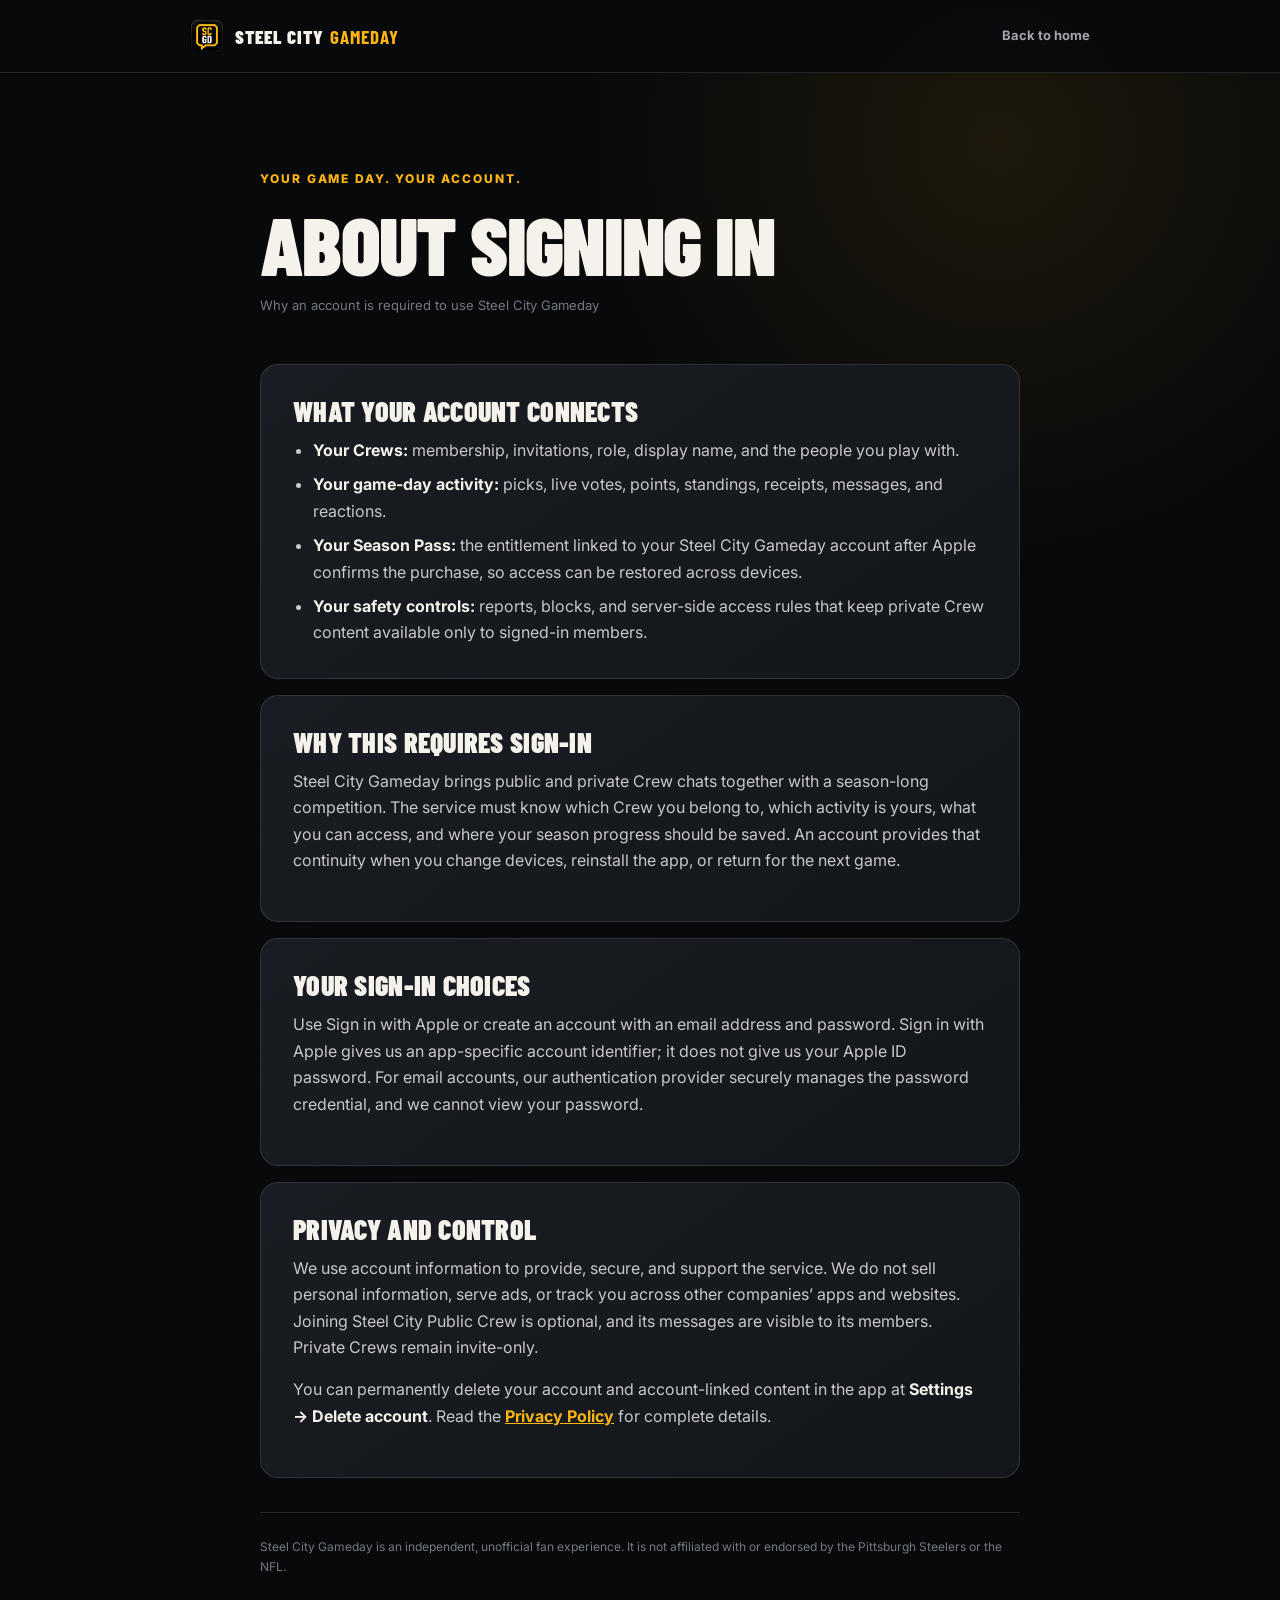
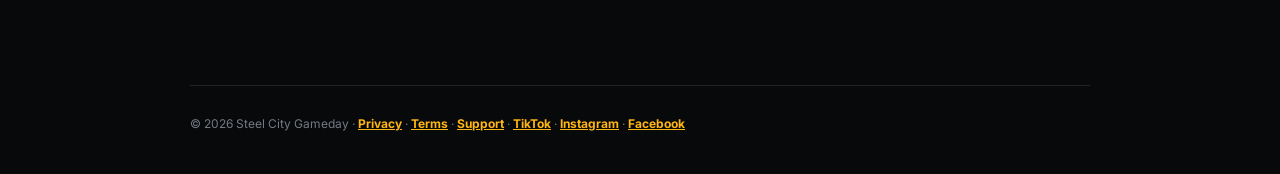
<file: account/index.html>
<!doctype html>
<html lang="en">
<head>
  <meta charset="utf-8">
  <meta name="viewport" content="width=device-width, initial-scale=1">
  <title>About Signing In — Steel City Gameday</title>
  <meta name="description" content="Why an account is required to use Steel City Gameday and how account information supports public and private Crews, scoring, safety, and purchases.">
  <meta name="robots" content="index,follow">
  <meta name="theme-color" content="#08090b">
  <link rel="canonical" href="https://steelcitygameday.com/account/">
  <link rel="icon" href="../assets/icon.png">
  <link rel="preconnect" href="https://fonts.googleapis.com">
  <link rel="preconnect" href="https://fonts.gstatic.com" crossorigin>
  <link href="https://fonts.googleapis.com/css2?family=Barlow+Condensed:wght@700;800;900&amp;family=Inter:wght@400;500;600;700;800&amp;display=swap" rel="stylesheet">
  <link rel="stylesheet" href="../assets/static-page.css">
</head>
<body>
  <header class="site-header">
    <nav class="nav" aria-label="Site navigation">
      <a class="brand" href="../" aria-label="Steel City Gameday home">
        <img src="../assets/icon.png" alt="" width="34" height="34">
        <span>Steel City <strong>Gameday</strong></span>
      </a>
      <a class="back-link" href="../">Back to home</a>
    </nav>
  </header>

  <main class="document">
    <p class="eyebrow">Your game day. Your account.</p>
    <h1>About Signing In</h1>
    <p class="effective">Why an account is required to use Steel City Gameday</p>

    <section>
      <h2>What your account connects</h2>
      <ul>
        <li><strong>Your Crews:</strong> membership, invitations, role, display name, and the people you play with.</li>
        <li><strong>Your game-day activity:</strong> picks, live votes, points, standings, receipts, messages, and reactions.</li>
        <li><strong>Your Season Pass:</strong> the entitlement linked to your Steel City Gameday account after Apple confirms the purchase, so access can be restored across devices.</li>
        <li><strong>Your safety controls:</strong> reports, blocks, and server-side access rules that keep private Crew content available only to signed-in members.</li>
      </ul>
    </section>

    <section>
      <h2>Why this requires sign-in</h2>
      <p>Steel City Gameday brings public and private Crew chats together with a season-long competition. The service must know which Crew you belong to, which activity is yours, what you can access, and where your season progress should be saved. An account provides that continuity when you change devices, reinstall the app, or return for the next game.</p>
    </section>

    <section>
      <h2>Your sign-in choices</h2>
      <p>Use Sign in with Apple or create an account with an email address and password. Sign in with Apple gives us an app-specific account identifier; it does not give us your Apple ID password. For email accounts, our authentication provider securely manages the password credential, and we cannot view your password.</p>
    </section>

    <section>
      <h2>Privacy and control</h2>
      <p>We use account information to provide, secure, and support the service. We do not sell personal information, serve ads, or track you across other companies’ apps and websites. Joining Steel City Public Crew is optional, and its messages are visible to its members. Private Crews remain invite-only.</p>
      <p>You can permanently delete your account and account-linked content in the app at <strong>Settings → Delete account</strong>. Read the <a class="inline-link" href="../privacy/">Privacy Policy</a> for complete details.</p>
    </section>

    <p class="legal-note">Steel City Gameday is an independent, unofficial fan experience. It is not affiliated with or endorsed by the Pittsburgh Steelers or the NFL.</p>
  </main>

  <footer>© 2026 Steel City Gameday · <a class="inline-link" href="../privacy/">Privacy</a> · <a class="inline-link" href="../terms/">Terms</a> · <a class="inline-link" href="../support/">Support</a> · <a class="inline-link" href="https://www.tiktok.com/@steelcitygameday" target="_blank" rel="noopener">TikTok</a> · <a class="inline-link" href="https://www.instagram.com/steelcitygameday/" target="_blank" rel="noopener">Instagram</a> · <a class="inline-link" href="https://www.facebook.com/profile.php?id=61594709631800" target="_blank" rel="noopener">Facebook</a></footer>
</body>
</html>
</file>
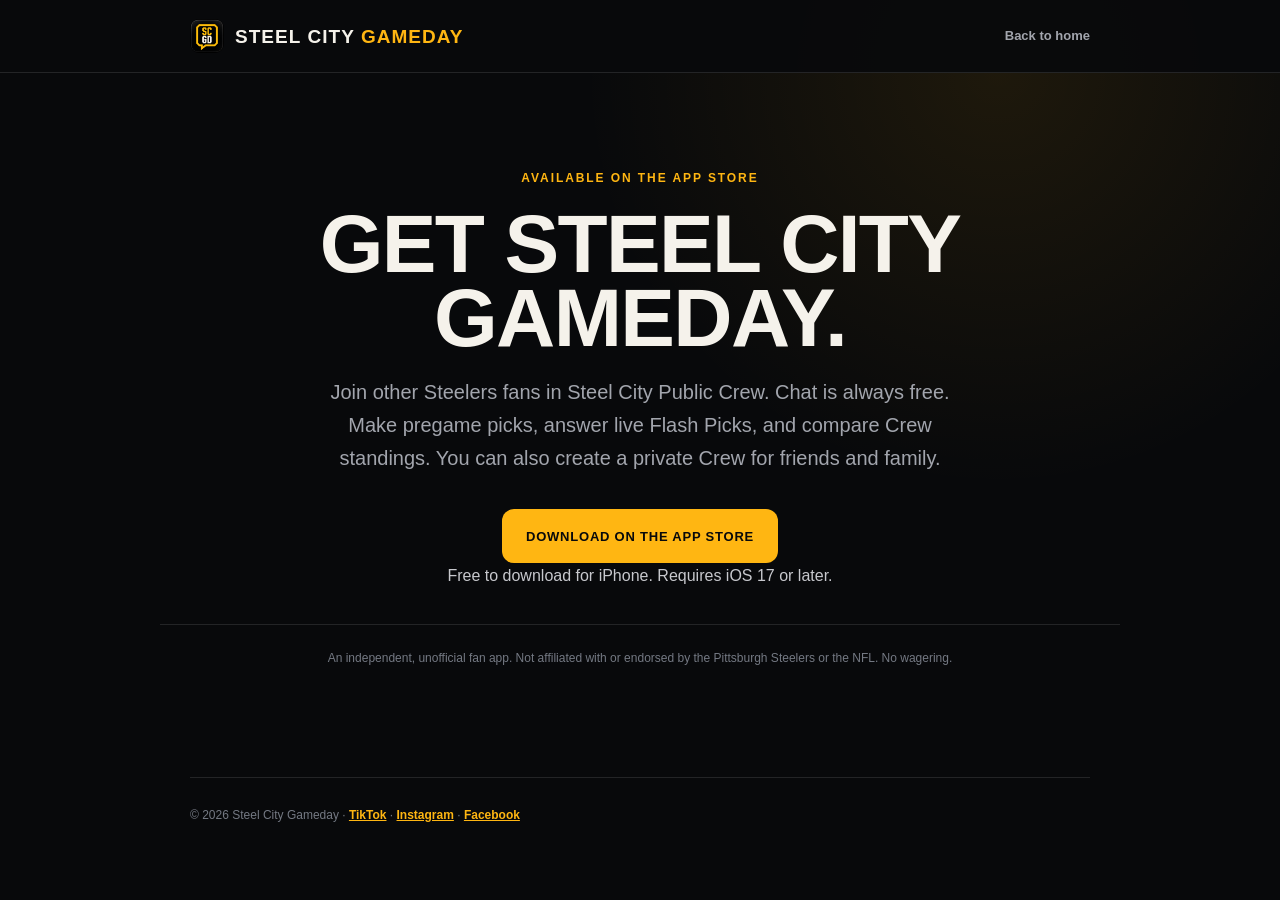
<file: get/index.html>
<!doctype html>
<html lang="en">
<head>
  <meta charset="utf-8">
  <meta name="viewport" content="width=device-width, initial-scale=1">
  <title>Get Steel City Gameday</title>
  <meta name="description" content="Join Steel City Public Crew on iPhone. Chat with other Steelers fans for free, make picks, and compare Crew standings. Private Crews available too.">
  <meta name="robots" content="noindex">
  <meta name="theme-color" content="#08090b">
  <link rel="canonical" href="https://steelcitygameday.com/get/">
  <link rel="icon" href="../assets/icon.png">
  <link rel="stylesheet" href="../assets/static-page.css">
</head>
<body>
  <header class="site-header">
    <nav class="nav" aria-label="Site navigation">
      <a class="brand" href="../" aria-label="Steel City Gameday home">
        <img src="../assets/icon.png" alt="" width="34" height="34">
        <span>Steel City <strong>Gameday</strong></span>
      </a>
      <a class="back-link" href="../">Back to home</a>
    </nav>
  </header>
  <main class="get-page">
    <p class="eyebrow">Available on the App Store</p>
    <h1>Get Steel City Gameday.</h1>
    <p class="lede">Join other Steelers fans in Steel City Public Crew. Chat is always free. Make pregame picks, answer live Flash Picks, and compare Crew standings. You can also create a private Crew for friends and family.</p>
    <div class="invite-actions">
      <a class="cta" href="https://apps.apple.com/us/app/steel-city-gameday/id6806732803">Download on the App Store</a>
    </div>
    <p>Free to download for iPhone. Requires iOS 17 or later.</p>
    <p class="legal-note">An independent, unofficial fan app. Not affiliated with or endorsed by the Pittsburgh Steelers or the NFL. No wagering.</p>
  </main>
  <footer>© 2026 Steel City Gameday · <a class="inline-link" href="https://www.tiktok.com/@steelcitygameday" target="_blank" rel="noopener">TikTok</a> · <a class="inline-link" href="https://www.instagram.com/steelcitygameday/" target="_blank" rel="noopener">Instagram</a> · <a class="inline-link" href="https://www.facebook.com/profile.php?id=61594709631800" target="_blank" rel="noopener">Facebook</a></footer>
</body>
</html>
</file>
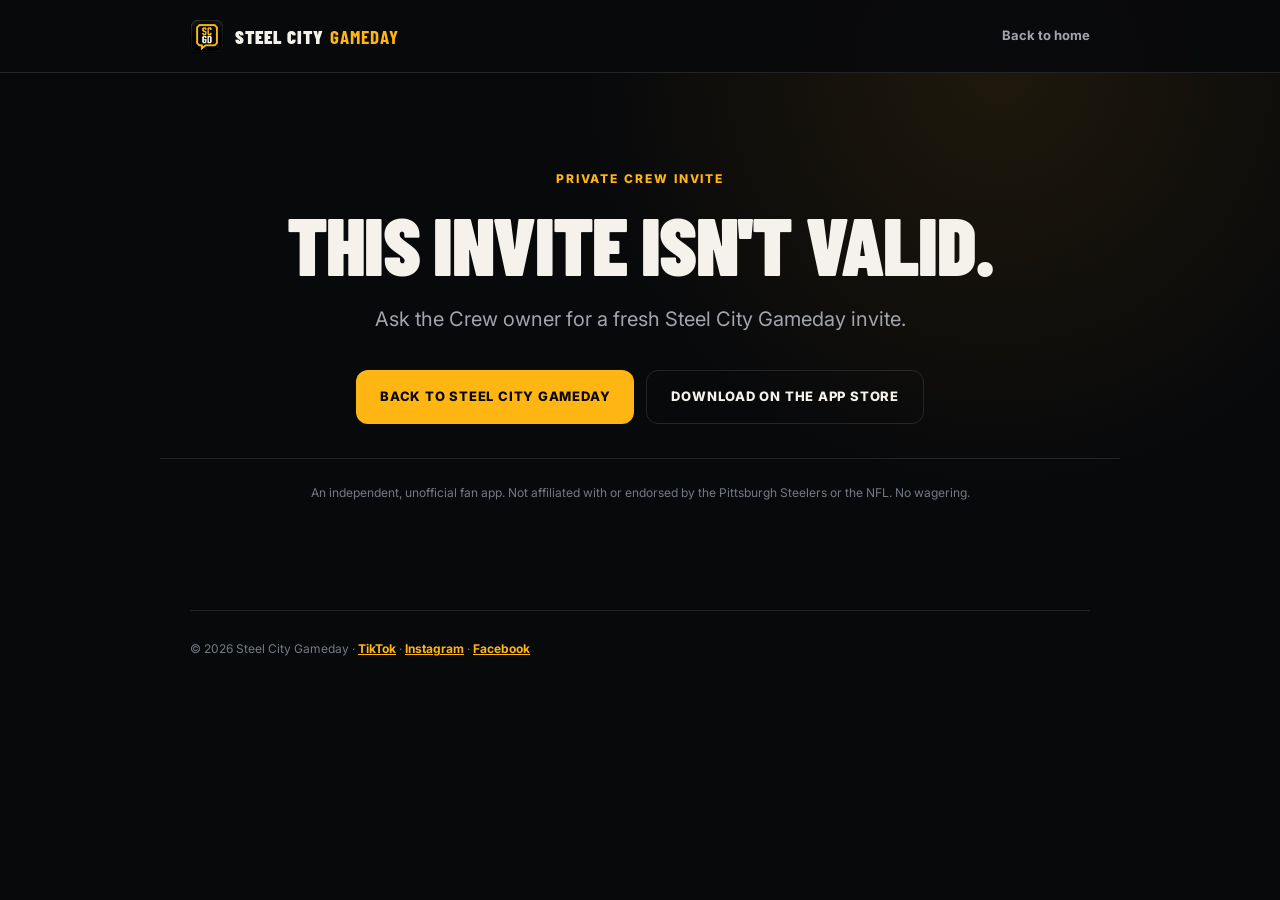
<file: join/index.html>
<!doctype html>
<html lang="en">
<head>
  <meta charset="utf-8">
  <meta name="viewport" content="width=device-width, initial-scale=1">
  <title>Crew invite · Steel City Gameday</title>
  <meta name="description" content="Join a private Crew in Steel City Gameday.">
  <meta name="robots" content="noindex">
  <meta name="theme-color" content="#08090b">
  <link rel="canonical" href="https://steelcitygameday.com/join/">
  <link rel="icon" href="../assets/icon.png">
  <link rel="preconnect" href="https://fonts.googleapis.com">
  <link rel="preconnect" href="https://fonts.gstatic.com" crossorigin>
  <link href="https://fonts.googleapis.com/css2?family=Barlow+Condensed:wght@700;800;900&amp;family=Inter:wght@400;500;600;700;800&amp;display=swap" rel="stylesheet">
  <link rel="stylesheet" href="../assets/static-page.css">
</head>
<body>
  <header class="site-header">
    <nav class="nav" aria-label="Site navigation">
      <a class="brand" href="../" aria-label="Steel City Gameday home">
        <img src="../assets/icon.png" alt="" width="34" height="34">
        <span>Steel City <strong>Gameday</strong></span>
      </a>
      <a class="back-link" href="../">Back to home</a>
    </nav>
  </header>

  <main class="get-page" aria-live="polite">
    <p class="eyebrow">Private Crew invite</p>
    <h1 id="title">You're invited.</h1>
    <p class="lede" id="message">Checking this Crew invite…</p>

    <section class="invite-card" id="game-card" hidden>
      <h2>Next game</h2>
      <p id="game"></p>
    </section>

    <section class="invite-card invite-code-card" id="code-card" hidden>
      <h2>Don't have the app yet?</h2>
      <p>Install it from the App Store, then come back and tap your invite link again. Or, in app version 1.0.4 or later, enter this invite code on the Crews tab.</p>
      <p class="invite-code"><code id="invite-code" aria-label="Invite code"></code><button type="button" class="copy-code" id="copy-code">Copy</button></p>
    </section>

    <div class="invite-actions">
      <a class="cta" id="open-app" href="https://steelcitygameday.com/">Open in the app</a>
      <a class="secondary-action" href="https://apps.apple.com/us/app/steel-city-gameday/id6806732803">Download on the App Store</a>
    </div>
    <p class="legal-note">An independent, unofficial fan app. Not affiliated with or endorsed by the Pittsburgh Steelers or the NFL. No wagering.</p>
  </main>

  <footer>© 2026 Steel City Gameday · <a class="inline-link" href="https://www.tiktok.com/@steelcitygameday" target="_blank" rel="noopener">TikTok</a> · <a class="inline-link" href="https://www.instagram.com/steelcitygameday/" target="_blank" rel="noopener">Instagram</a> · <a class="inline-link" href="https://www.facebook.com/profile.php?id=61594709631800" target="_blank" rel="noopener">Facebook</a></footer>

  <script>
    (() => {
      const token = new URLSearchParams(window.location.search).get("token") || "";
      const validToken = /^[A-Za-z0-9_-]{16,128}$/.test(token);
      const title = document.querySelector("#title");
      const message = document.querySelector("#message");
      const openApp = document.querySelector("#open-app");

      let fallbackTimer;
      const clearFallback = () => window.clearTimeout(fallbackTimer);
      window.addEventListener("pagehide", clearFallback);
      document.addEventListener("visibilitychange", () => {
        if (document.hidden) clearFallback();
      });
      openApp.addEventListener("click", (event) => {
        const appURL = openApp.dataset.appUrl;
        if (!appURL) return;
        event.preventDefault();
        fallbackTimer = window.setTimeout(() => {
          window.location.assign("https://steelcitygameday.com/");
        }, 1200);
        window.location.assign(appURL);
      });

      if (!validToken) {
        title.textContent = "This invite isn't valid.";
        message.textContent = "Ask the Crew owner for a fresh Steel City Gameday invite.";
        openApp.textContent = "Back to Steel City Gameday";
        openApp.href = "https://steelcitygameday.com/";
        return;
      }

      const canonicalInviteURL = new URL("https://steelcitygameday.com/join/");
      canonicalInviteURL.searchParams.set("token", token);
      openApp.href = canonicalInviteURL.toString();
      openApp.dataset.appUrl = `steelcity://join/${encodeURIComponent(token)}`;
      const previewEndpoint = new URL("https://steel-city-gameday.vercel.app/api/v1/invites/preview");
      previewEndpoint.searchParams.set("token", token);

      fetch(previewEndpoint, { headers: { Accept: "application/json" } })
        .then((response) => response.ok ? response.json() : Promise.reject(new Error("invite unavailable")))
        .then(({ data }) => {
          if (!data || typeof data.crew_name !== "string") throw new Error("invalid preview");
          title.textContent = `Join ${data.crew_name}`;
          const count = Number(data.member_count) || 0;
          message.textContent = count === 1
            ? "One member is already in this private Crew. Open the app to join them."
            : `${count} members are already in this private Crew. Open the app to join them.`;

          if (data.next_game && typeof data.next_game.opponent === "string") {
            const gameCard = document.querySelector("#game-card");
            const game = document.querySelector("#game");
            const homeAway = data.next_game.home_away === "home" ? "vs." : "at";
            const kickoff = new Date(data.next_game.kickoff_at);
            const when = Number.isNaN(kickoff.getTime())
              ? "Kickoff time coming soon"
              : kickoff.toLocaleString("en-US", {
                  weekday: "short",
                  month: "short",
                  day: "numeric",
                  hour: "numeric",
                  minute: "2-digit",
                  timeZoneName: "short",
                });
            game.textContent = `Week ${data.next_game.week} ${homeAway} ${data.next_game.opponent} · ${when}`;
            gameCard.hidden = false;
          }

          // The share link dies with the App Store install (iOS has no
          // deferred deep linking), so the code is how a new install joins.
          if (typeof data.code === "string" && /^[A-Z2-9]{4}-[A-Z2-9]{4}$/.test(data.code)) {
            const codeCard = document.querySelector("#code-card");
            const codeText = document.querySelector("#invite-code");
            const copy = document.querySelector("#copy-code");
            codeText.textContent = data.code;
            copy.addEventListener("click", () => {
              if (!navigator.clipboard) return;
              navigator.clipboard.writeText(data.code).then(() => {
                copy.textContent = "Copied";
                window.setTimeout(() => { copy.textContent = "Copy"; }, 1800);
              }).catch(() => {});
            });
            codeCard.hidden = false;
          }
        })
        .catch(() => {
          title.textContent = "Open your Crew invite.";
          message.textContent = "Open Steel City Gameday to accept this invite. If it has expired, ask the Crew owner for a fresh link.";
        });
    })();
  </script>
</body>
</html>
</file>
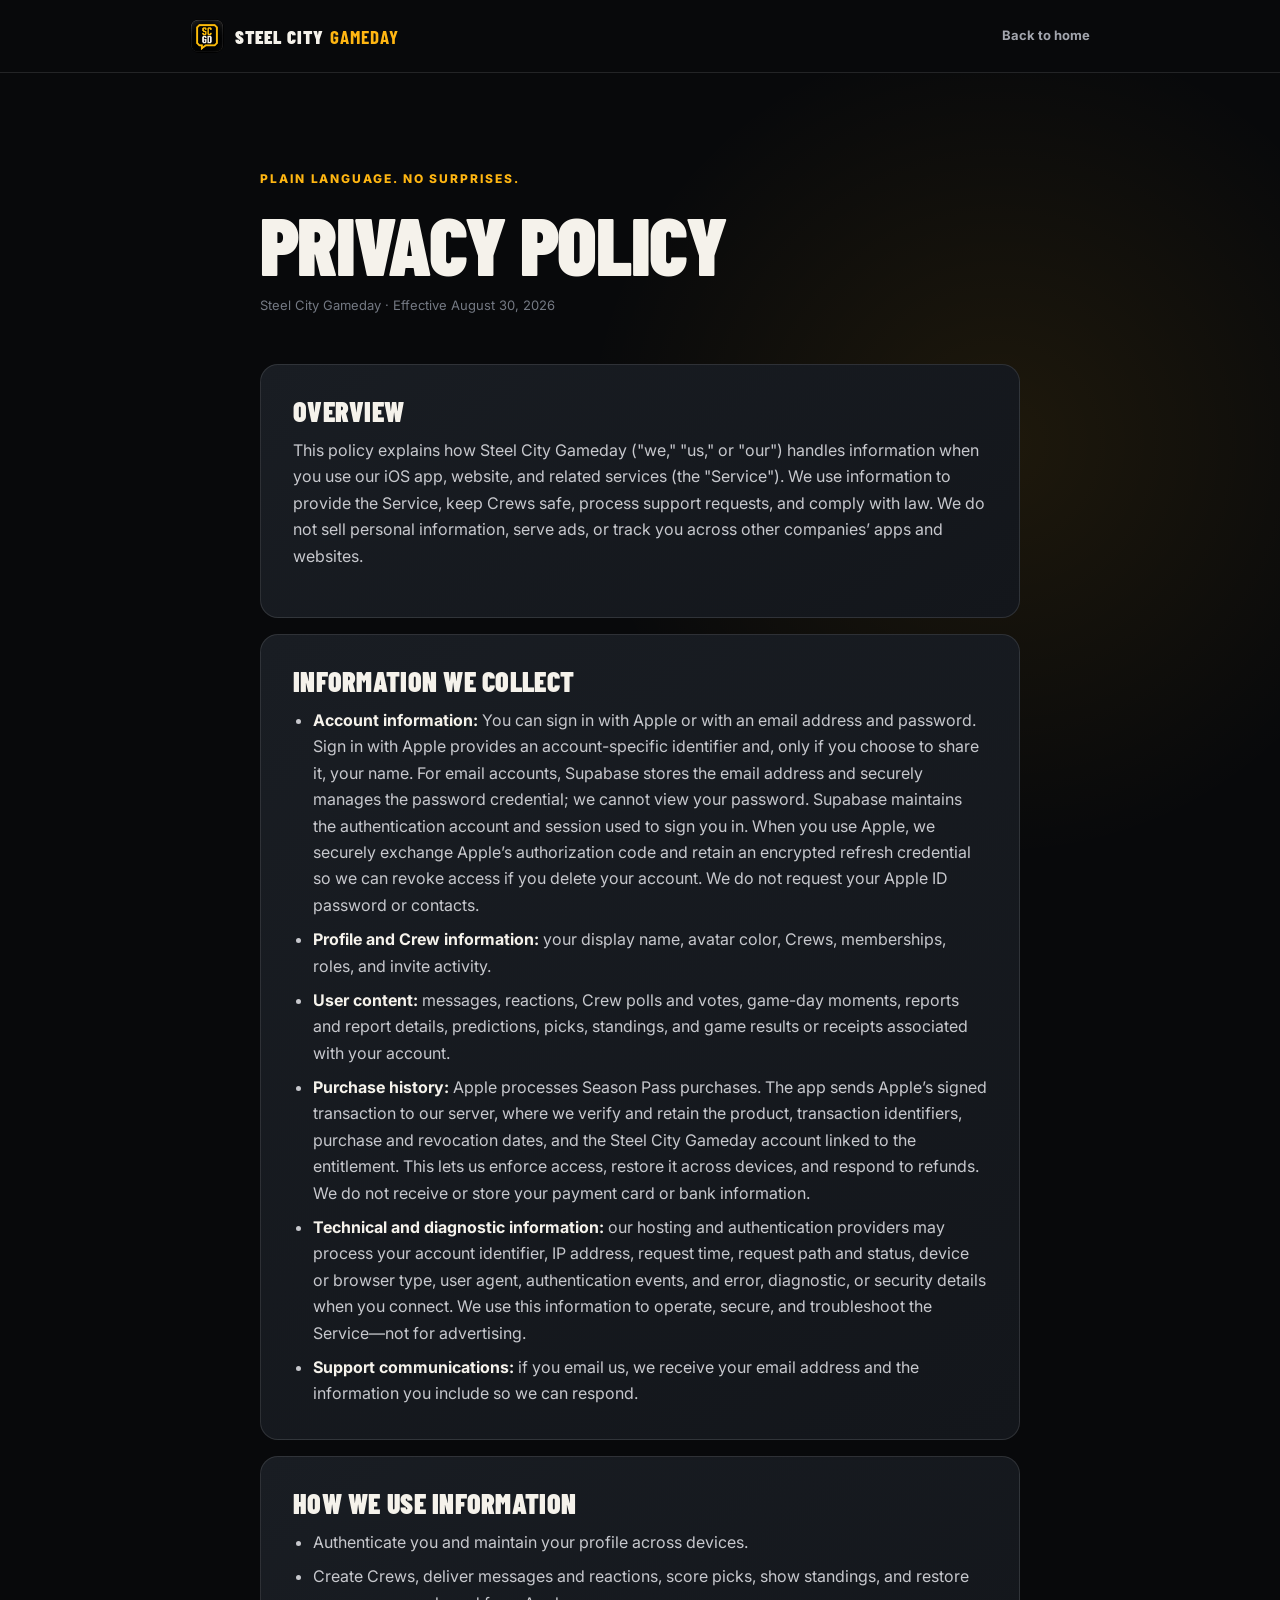
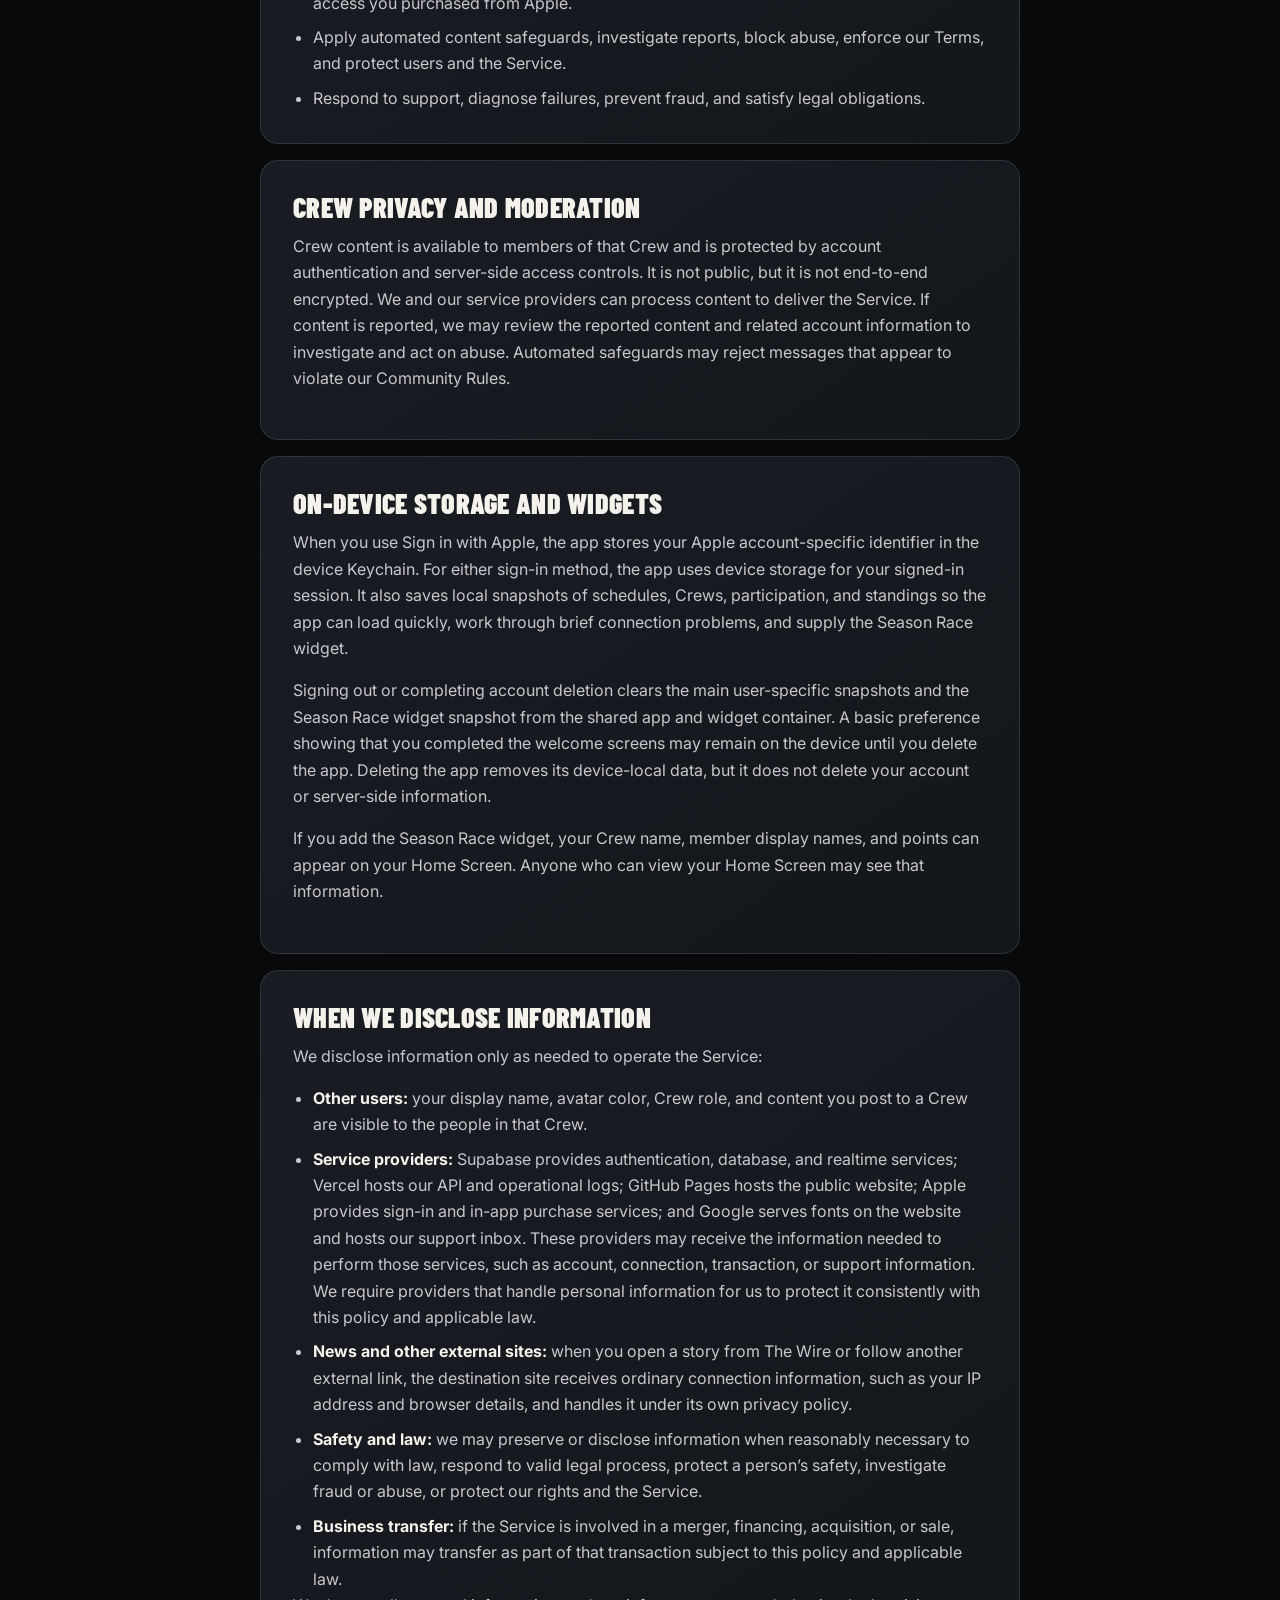
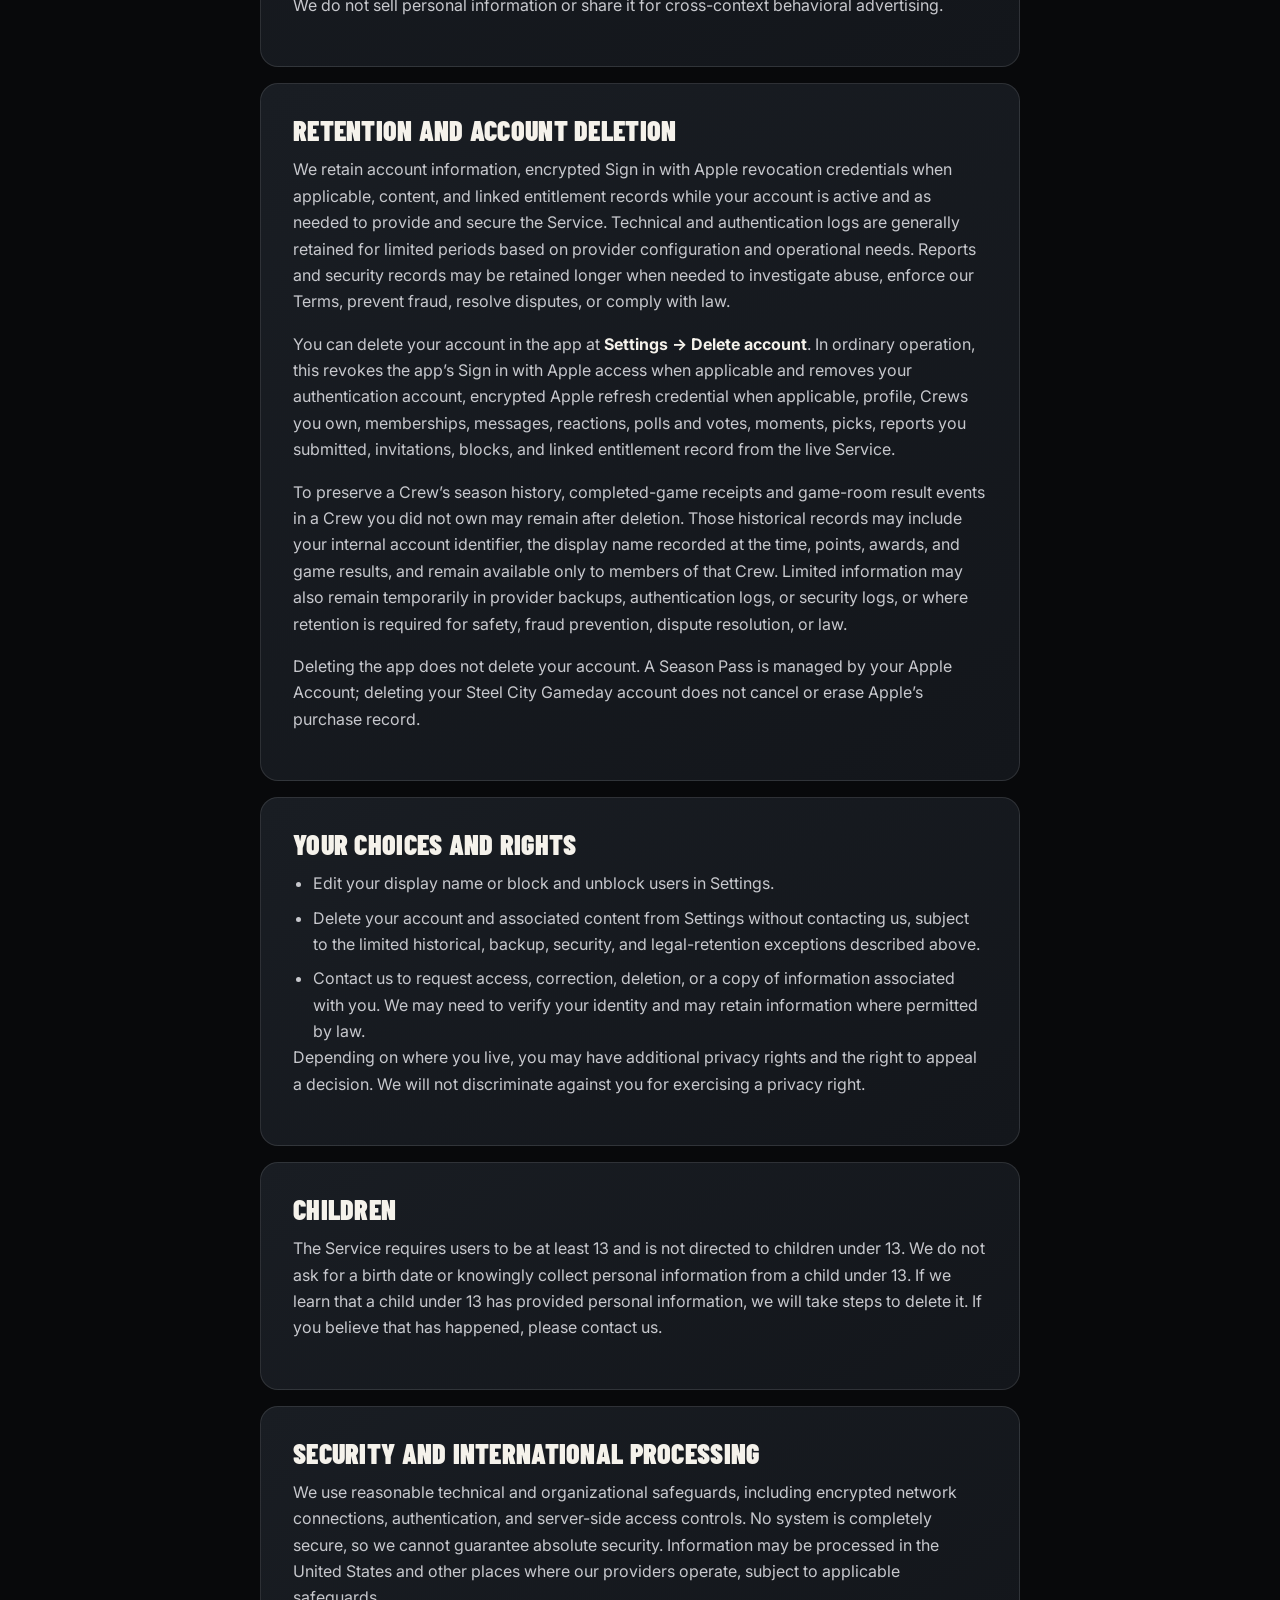
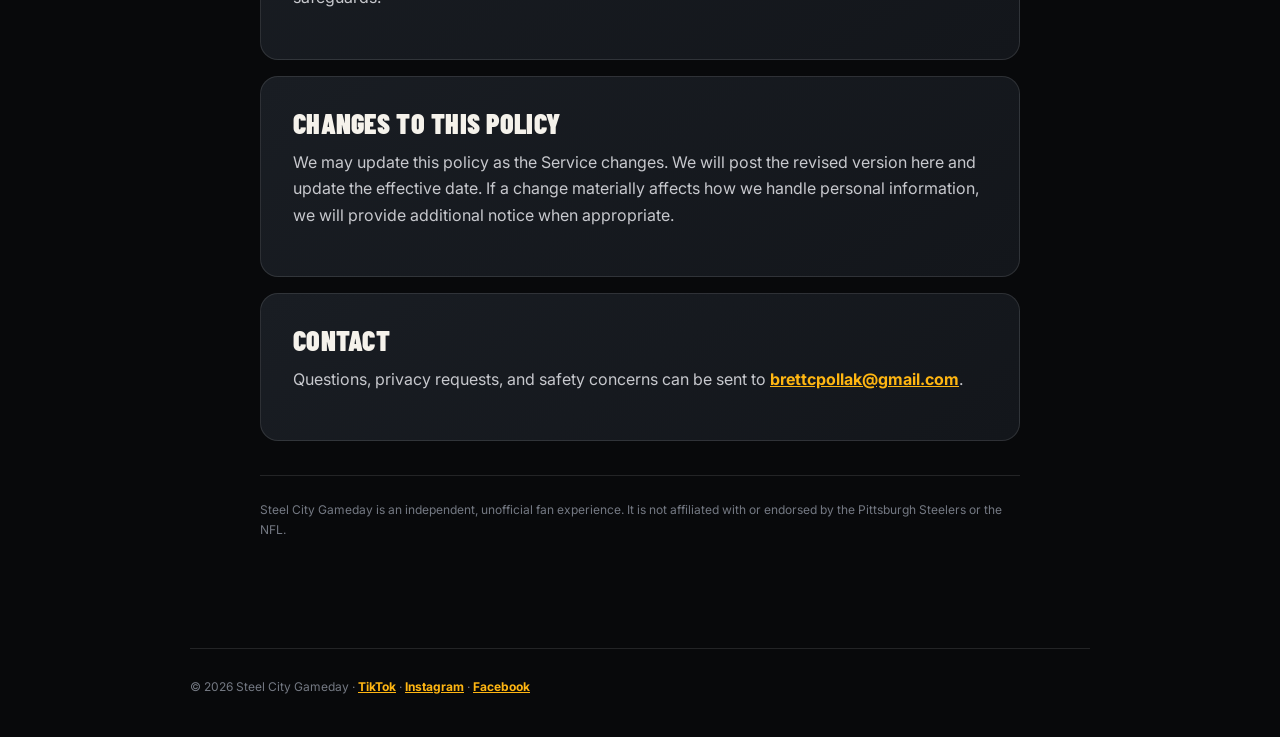
<file: privacy/index.html>
<!doctype html>
<html lang="en">
<head>
  <meta charset="utf-8">
  <meta name="viewport" content="width=device-width, initial-scale=1">
  <title>Privacy Policy — Steel City Gameday</title>
  <meta name="description" content="Privacy Policy for Steel City Gameday.">
  <meta name="robots" content="index,follow">
  <meta name="theme-color" content="#08090b">
  <link rel="canonical" href="https://steelcitygameday.com/privacy/">
  <link rel="icon" href="../assets/icon.png">
  <link rel="preconnect" href="https://fonts.googleapis.com">
  <link rel="preconnect" href="https://fonts.gstatic.com" crossorigin>
  <link href="https://fonts.googleapis.com/css2?family=Barlow+Condensed:wght@700;800;900&amp;family=Inter:wght@400;500;600;700;800&amp;display=swap" rel="stylesheet">
  <link rel="stylesheet" href="../assets/static-page.css">
</head>
<body>
  <header class="site-header">
    <nav class="nav" aria-label="Site navigation">
      <a class="brand" href="../" aria-label="Steel City Gameday home">
        <img src="../assets/icon.png" alt="" width="34" height="34">
        <span>Steel City <strong>Gameday</strong></span>
      </a>
      <a class="back-link" href="../">Back to home</a>
    </nav>
  </header>

  <main class="document">
    <p class="eyebrow">Plain language. No surprises.</p>
    <h1>Privacy Policy</h1>
    <p class="effective">Steel City Gameday · Effective August 30, 2026</p>

    <section>
      <h2>Overview</h2>
      <p>This policy explains how Steel City Gameday ("we," "us," or "our") handles information when you use our iOS app, website, and related services (the "Service"). We use information to provide the Service, keep Crews safe, process support requests, and comply with law. We do not sell personal information, serve ads, or track you across other companies’ apps and websites.</p>
    </section>

    <section>
      <h2>Information we collect</h2>
      <ul>
        <li><strong>Account information:</strong> You can sign in with Apple or with an email address and password. Sign in with Apple provides an account-specific identifier and, only if you choose to share it, your name. For email accounts, Supabase stores the email address and securely manages the password credential; we cannot view your password. Supabase maintains the authentication account and session used to sign you in. When you use Apple, we securely exchange Apple’s authorization code and retain an encrypted refresh credential so we can revoke access if you delete your account. We do not request your Apple ID password or contacts.</li>
        <li><strong>Profile and Crew information:</strong> your display name, avatar color, Crews, memberships, roles, and invite activity.</li>
        <li><strong>User content:</strong> messages, reactions, Crew polls and votes, game-day moments, reports and report details, predictions, picks, standings, and game results or receipts associated with your account.</li>
        <li><strong>Purchase history:</strong> Apple processes Season Pass purchases. The app sends Apple’s signed transaction to our server, where we verify and retain the product, transaction identifiers, purchase and revocation dates, and the Steel City Gameday account linked to the entitlement. This lets us enforce access, restore it across devices, and respond to refunds. We do not receive or store your payment card or bank information.</li>
        <li><strong>Technical and diagnostic information:</strong> our hosting and authentication providers may process your account identifier, IP address, request time, request path and status, device or browser type, user agent, authentication events, and error, diagnostic, or security details when you connect. We use this information to operate, secure, and troubleshoot the Service—not for advertising.</li>
        <li><strong>Support communications:</strong> if you email us, we receive your email address and the information you include so we can respond.</li>
      </ul>
    </section>

    <section>
      <h2>How we use information</h2>
      <ul>
        <li>Authenticate you and maintain your profile across devices.</li>
        <li>Create Crews, deliver messages and reactions, score picks, show standings, and restore access you purchased from Apple.</li>
        <li>Apply automated content safeguards, investigate reports, block abuse, enforce our Terms, and protect users and the Service.</li>
        <li>Respond to support, diagnose failures, prevent fraud, and satisfy legal obligations.</li>
      </ul>
    </section>

    <section>
      <h2>Crew privacy and moderation</h2>
      <p>Crew content is available to members of that Crew and is protected by account authentication and server-side access controls. It is not public, but it is not end-to-end encrypted. We and our service providers can process content to deliver the Service. If content is reported, we may review the reported content and related account information to investigate and act on abuse. Automated safeguards may reject messages that appear to violate our Community Rules.</p>
    </section>

    <section>
      <h2>On-device storage and widgets</h2>
      <p>When you use Sign in with Apple, the app stores your Apple account-specific identifier in the device Keychain. For either sign-in method, the app uses device storage for your signed-in session. It also saves local snapshots of schedules, Crews, participation, and standings so the app can load quickly, work through brief connection problems, and supply the Season Race widget.</p>
      <p>Signing out or completing account deletion clears the main user-specific snapshots and the Season Race widget snapshot from the shared app and widget container. A basic preference showing that you completed the welcome screens may remain on the device until you delete the app. Deleting the app removes its device-local data, but it does not delete your account or server-side information.</p>
      <p>If you add the Season Race widget, your Crew name, member display names, and points can appear on your Home Screen. Anyone who can view your Home Screen may see that information.</p>
    </section>

    <section>
      <h2>When we disclose information</h2>
      <p>We disclose information only as needed to operate the Service:</p>
      <ul>
        <li><strong>Other users:</strong> your display name, avatar color, Crew role, and content you post to a Crew are visible to the people in that Crew.</li>
        <li><strong>Service providers:</strong> Supabase provides authentication, database, and realtime services; Vercel hosts our API and operational logs; GitHub Pages hosts the public website; Apple provides sign-in and in-app purchase services; and Google serves fonts on the website and hosts our support inbox. These providers may receive the information needed to perform those services, such as account, connection, transaction, or support information. We require providers that handle personal information for us to protect it consistently with this policy and applicable law.</li>
        <li><strong>News and other external sites:</strong> when you open a story from The Wire or follow another external link, the destination site receives ordinary connection information, such as your IP address and browser details, and handles it under its own privacy policy.</li>
        <li><strong>Safety and law:</strong> we may preserve or disclose information when reasonably necessary to comply with law, respond to valid legal process, protect a person’s safety, investigate fraud or abuse, or protect our rights and the Service.</li>
        <li><strong>Business transfer:</strong> if the Service is involved in a merger, financing, acquisition, or sale, information may transfer as part of that transaction subject to this policy and applicable law.</li>
      </ul>
      <p>We do not sell personal information or share it for cross-context behavioral advertising.</p>
    </section>

    <section>
      <h2>Retention and account deletion</h2>
      <p>We retain account information, encrypted Sign in with Apple revocation credentials when applicable, content, and linked entitlement records while your account is active and as needed to provide and secure the Service. Technical and authentication logs are generally retained for limited periods based on provider configuration and operational needs. Reports and security records may be retained longer when needed to investigate abuse, enforce our Terms, prevent fraud, resolve disputes, or comply with law.</p>
      <p>You can delete your account in the app at <strong>Settings → Delete account</strong>. In ordinary operation, this revokes the app’s Sign in with Apple access when applicable and removes your authentication account, encrypted Apple refresh credential when applicable, profile, Crews you own, memberships, messages, reactions, polls and votes, moments, picks, reports you submitted, invitations, blocks, and linked entitlement record from the live Service.</p>
      <p>To preserve a Crew’s season history, completed-game receipts and game-room result events in a Crew you did not own may remain after deletion. Those historical records may include your internal account identifier, the display name recorded at the time, points, awards, and game results, and remain available only to members of that Crew. Limited information may also remain temporarily in provider backups, authentication logs, or security logs, or where retention is required for safety, fraud prevention, dispute resolution, or law.</p>
      <p>Deleting the app does not delete your account. A Season Pass is managed by your Apple Account; deleting your Steel City Gameday account does not cancel or erase Apple’s purchase record.</p>
    </section>

    <section>
      <h2>Your choices and rights</h2>
      <ul>
        <li>Edit your display name or block and unblock users in Settings.</li>
        <li>Delete your account and associated content from Settings without contacting us, subject to the limited historical, backup, security, and legal-retention exceptions described above.</li>
        <li>Contact us to request access, correction, deletion, or a copy of information associated with you. We may need to verify your identity and may retain information where permitted by law.</li>
      </ul>
      <p>Depending on where you live, you may have additional privacy rights and the right to appeal a decision. We will not discriminate against you for exercising a privacy right.</p>
    </section>

    <section>
      <h2>Children</h2>
      <p>The Service requires users to be at least 13 and is not directed to children under 13. We do not ask for a birth date or knowingly collect personal information from a child under 13. If we learn that a child under 13 has provided personal information, we will take steps to delete it. If you believe that has happened, please contact us.</p>
    </section>

    <section>
      <h2>Security and international processing</h2>
      <p>We use reasonable technical and organizational safeguards, including encrypted network connections, authentication, and server-side access controls. No system is completely secure, so we cannot guarantee absolute security. Information may be processed in the United States and other places where our providers operate, subject to applicable safeguards.</p>
    </section>

    <section>
      <h2>Changes to this policy</h2>
      <p>We may update this policy as the Service changes. We will post the revised version here and update the effective date. If a change materially affects how we handle personal information, we will provide additional notice when appropriate.</p>
    </section>

    <section>
      <h2>Contact</h2>
      <p>Questions, privacy requests, and safety concerns can be sent to <a class="inline-link" href="mailto:brettcpollak@gmail.com?subject=Steel%20City%20Gameday%20Privacy">brettcpollak@gmail.com</a>.</p>
    </section>

    <p class="legal-note">Steel City Gameday is an independent, unofficial fan experience. It is not affiliated with or endorsed by the Pittsburgh Steelers or the NFL.</p>
  </main>

  <footer>© 2026 Steel City Gameday · <a class="inline-link" href="https://www.tiktok.com/@steelcitygameday" target="_blank" rel="noopener">TikTok</a> · <a class="inline-link" href="https://www.instagram.com/steelcitygameday/" target="_blank" rel="noopener">Instagram</a> · <a class="inline-link" href="https://www.facebook.com/profile.php?id=61594709631800" target="_blank" rel="noopener">Facebook</a></footer>
</body>
</html>
</file>
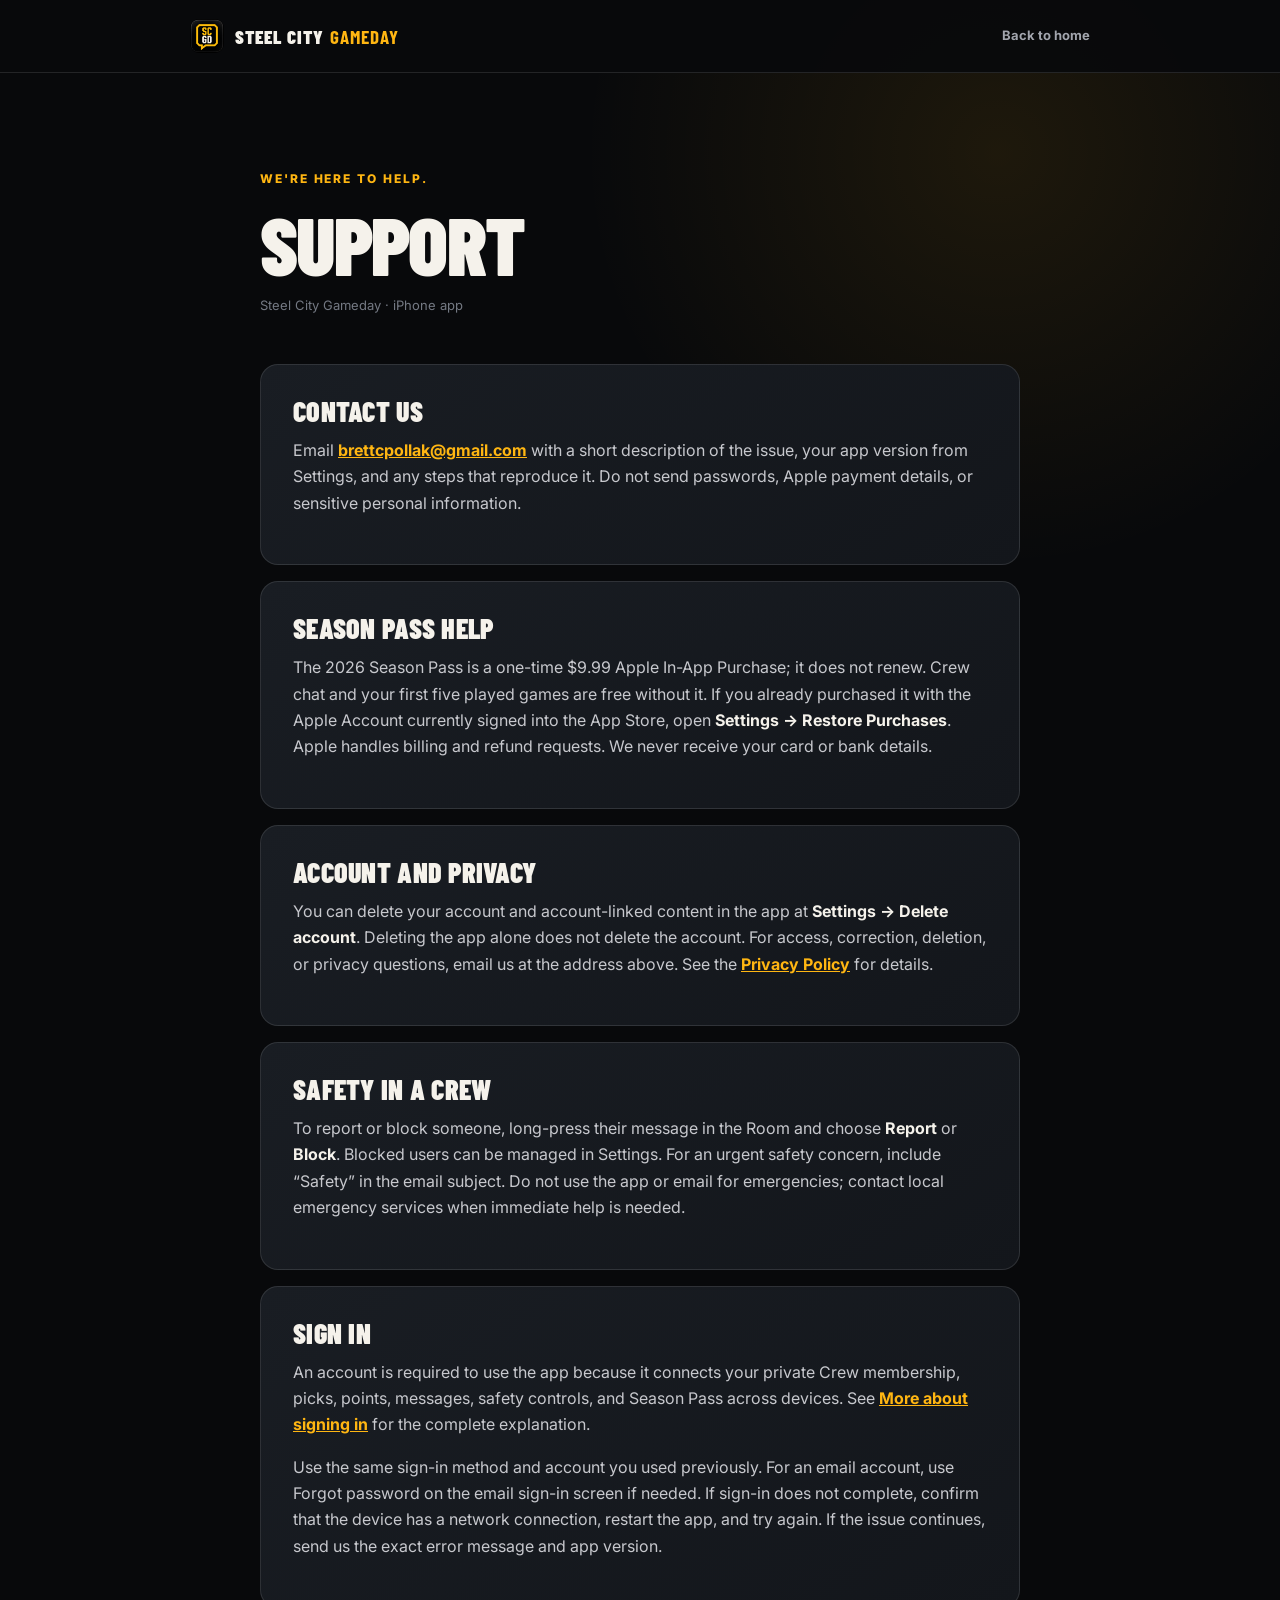
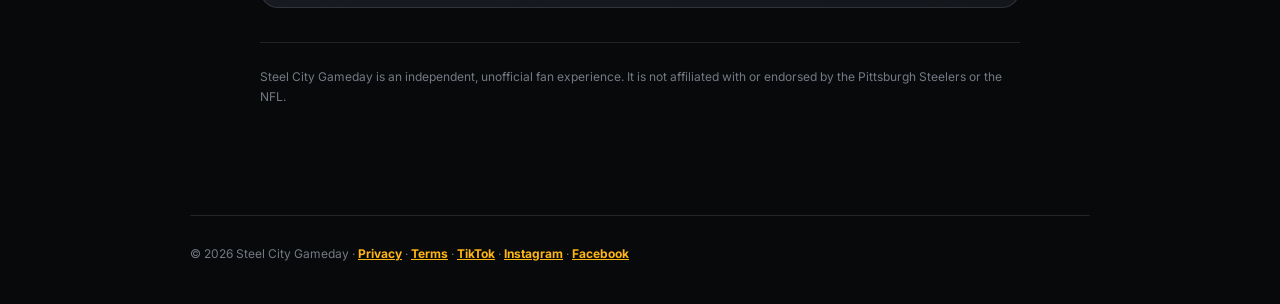
<file: support/index.html>
<!doctype html>
<html lang="en">
<head>
  <meta charset="utf-8">
  <meta name="viewport" content="width=device-width, initial-scale=1">
  <title>Support — Steel City Gameday</title>
  <meta name="description" content="Help, purchase support, safety information, and contact details for Steel City Gameday.">
  <meta name="robots" content="index,follow">
  <meta name="theme-color" content="#08090b">
  <link rel="canonical" href="https://steelcitygameday.com/support/">
  <link rel="icon" href="../assets/icon.png">
  <link rel="preconnect" href="https://fonts.googleapis.com">
  <link rel="preconnect" href="https://fonts.gstatic.com" crossorigin>
  <link href="https://fonts.googleapis.com/css2?family=Barlow+Condensed:wght@700;800;900&amp;family=Inter:wght@400;500;600;700;800&amp;display=swap" rel="stylesheet">
  <link rel="stylesheet" href="../assets/static-page.css">
</head>
<body>
  <header class="site-header">
    <nav class="nav" aria-label="Site navigation">
      <a class="brand" href="../" aria-label="Steel City Gameday home">
        <img src="../assets/icon.png" alt="" width="34" height="34">
        <span>Steel City <strong>Gameday</strong></span>
      </a>
      <a class="back-link" href="../">Back to home</a>
    </nav>
  </header>

  <main class="document">
    <p class="eyebrow">We're here to help.</p>
    <h1>Support</h1>
    <p class="effective">Steel City Gameday · iPhone app</p>

    <section>
      <h2>Contact us</h2>
      <p>Email <a class="inline-link" href="mailto:brettcpollak@gmail.com?subject=Steel%20City%20Gameday%20Support">brettcpollak@gmail.com</a> with a short description of the issue, your app version from Settings, and any steps that reproduce it. Do not send passwords, Apple payment details, or sensitive personal information.</p>
    </section>

    <section>
      <h2>Season Pass help</h2>
      <p>The 2026 Season Pass is a one-time $9.99 Apple In-App Purchase; it does not renew. Crew chat and your first five played games are free without it. If you already purchased it with the Apple Account currently signed into the App Store, open <strong>Settings → Restore Purchases</strong>. Apple handles billing and refund requests. We never receive your card or bank details.</p>
    </section>

    <section>
      <h2>Account and privacy</h2>
      <p>You can delete your account and account-linked content in the app at <strong>Settings → Delete account</strong>. Deleting the app alone does not delete the account. For access, correction, deletion, or privacy questions, email us at the address above. See the <a class="inline-link" href="../privacy/">Privacy Policy</a> for details.</p>
    </section>

    <section>
      <h2>Safety in a Crew</h2>
      <p>To report or block someone, long-press their message in the Room and choose <strong>Report</strong> or <strong>Block</strong>. Blocked users can be managed in Settings. For an urgent safety concern, include “Safety” in the email subject. Do not use the app or email for emergencies; contact local emergency services when immediate help is needed.</p>
    </section>

    <section>
      <h2>Sign in</h2>
      <p>An account is required to use the app because it connects your private Crew membership, picks, points, messages, safety controls, and Season Pass across devices. See <a class="inline-link" href="../account/">More about signing in</a> for the complete explanation.</p>
      <p>Use the same sign-in method and account you used previously. For an email account, use Forgot password on the email sign-in screen if needed. If sign-in does not complete, confirm that the device has a network connection, restart the app, and try again. If the issue continues, send us the exact error message and app version.</p>
    </section>

    <p class="legal-note">Steel City Gameday is an independent, unofficial fan experience. It is not affiliated with or endorsed by the Pittsburgh Steelers or the NFL.</p>
  </main>

  <footer>© 2026 Steel City Gameday · <a class="inline-link" href="../privacy/">Privacy</a> · <a class="inline-link" href="../terms/">Terms</a> · <a class="inline-link" href="https://www.tiktok.com/@steelcitygameday" target="_blank" rel="noopener">TikTok</a> · <a class="inline-link" href="https://www.instagram.com/steelcitygameday/" target="_blank" rel="noopener">Instagram</a> · <a class="inline-link" href="https://www.facebook.com/profile.php?id=61594709631800" target="_blank" rel="noopener">Facebook</a></footer>
</body>
</html>
</file>
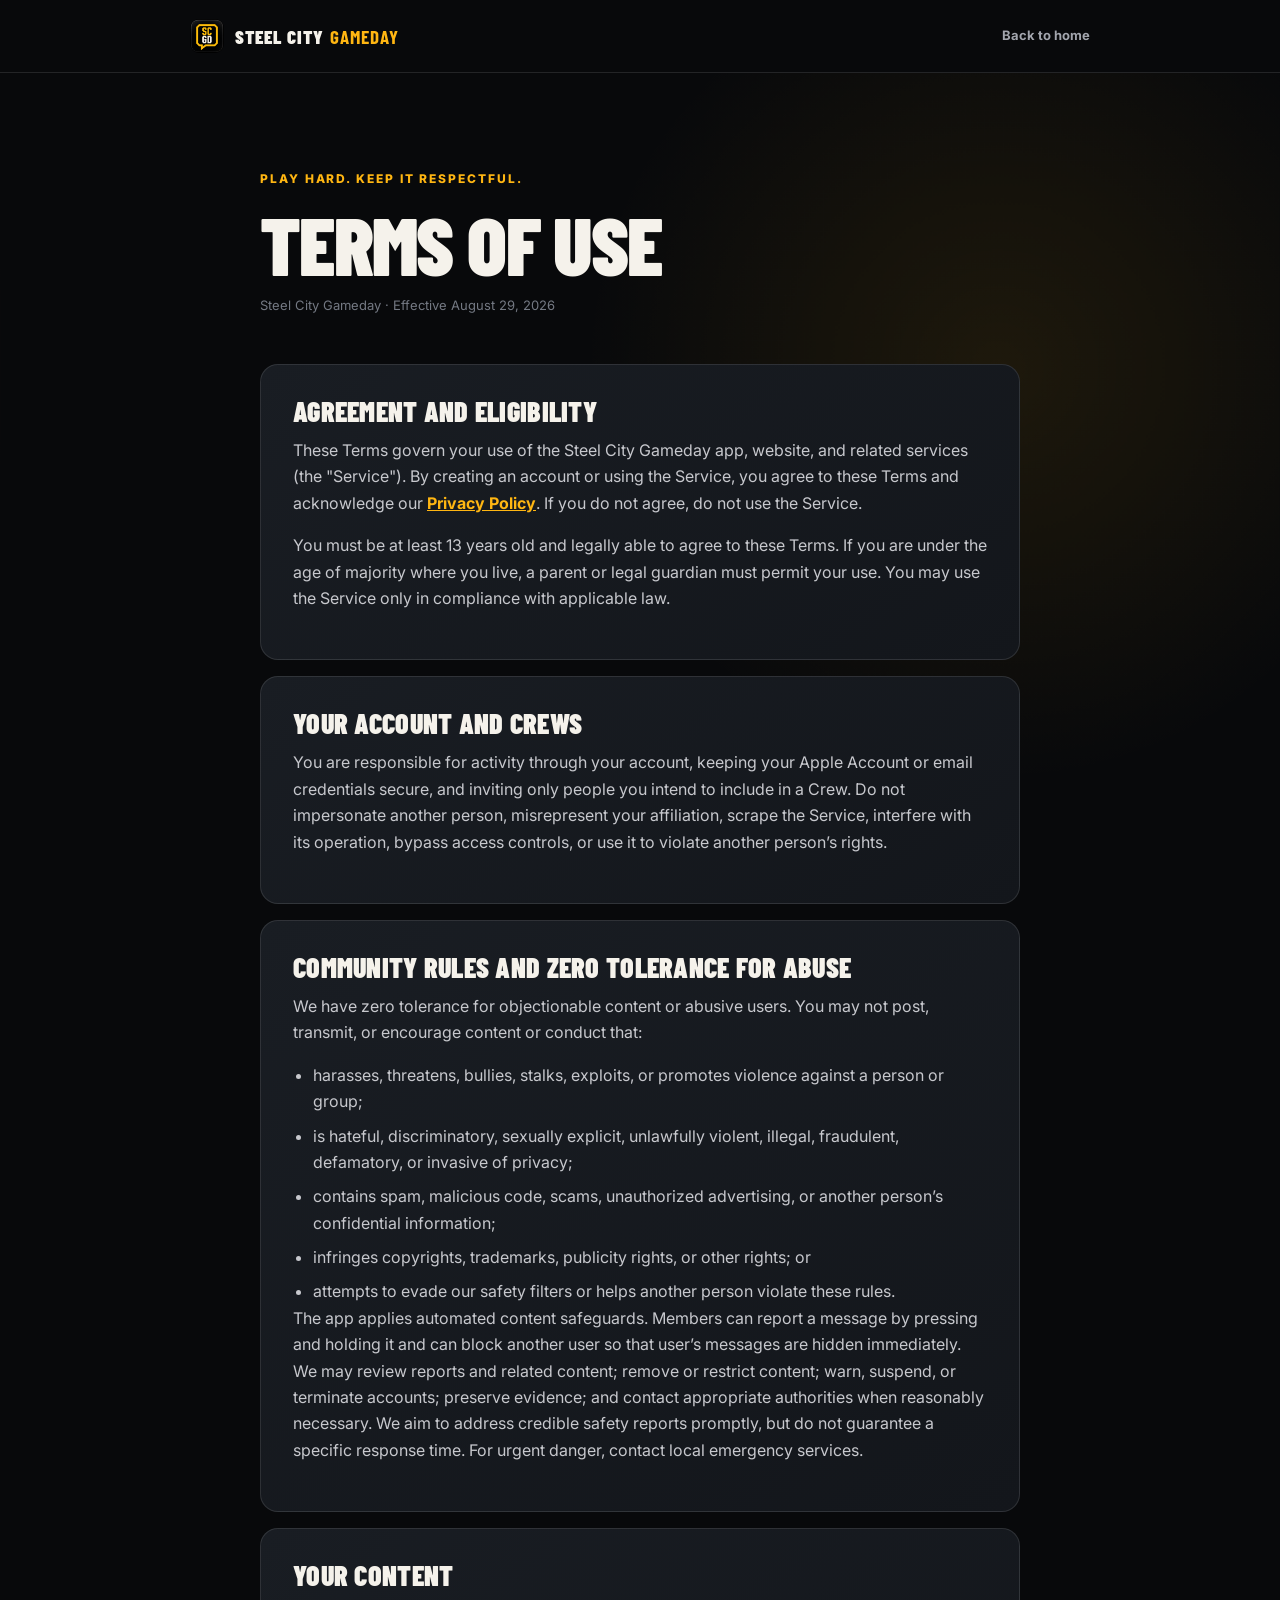
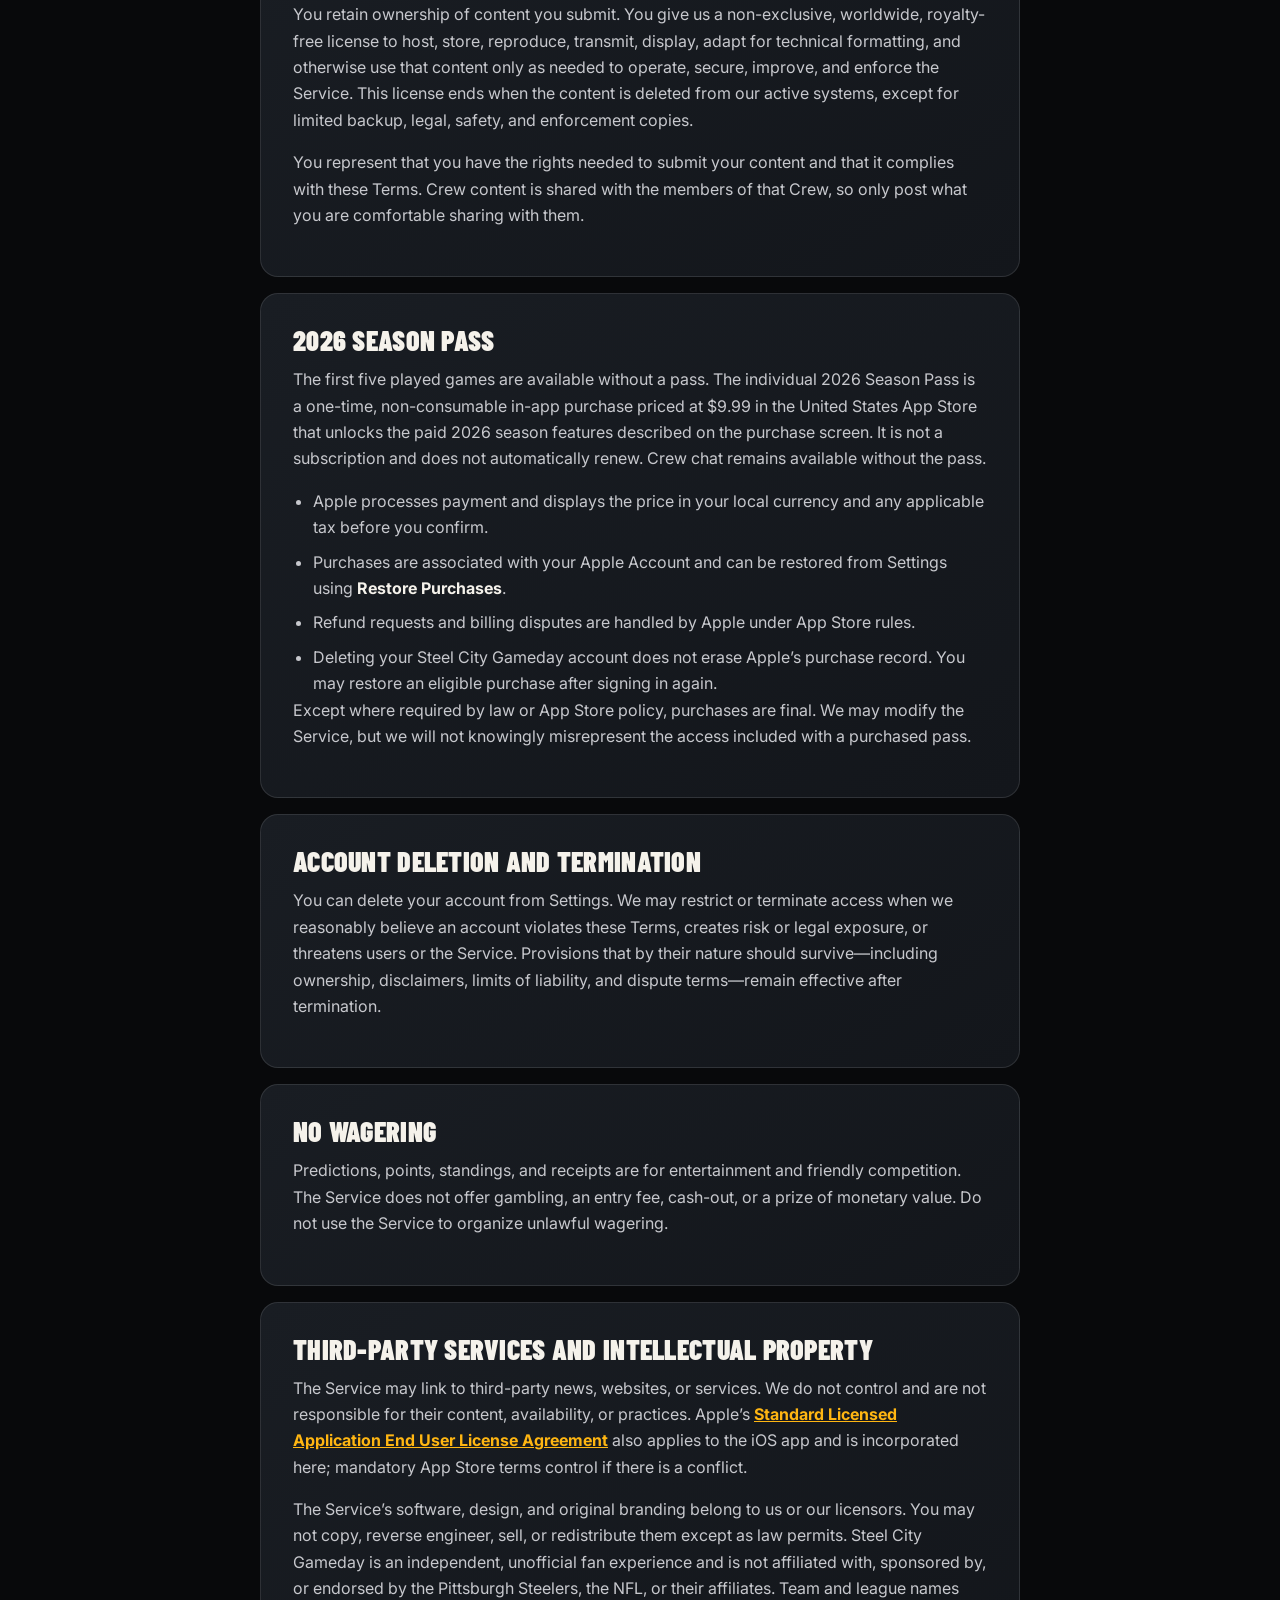
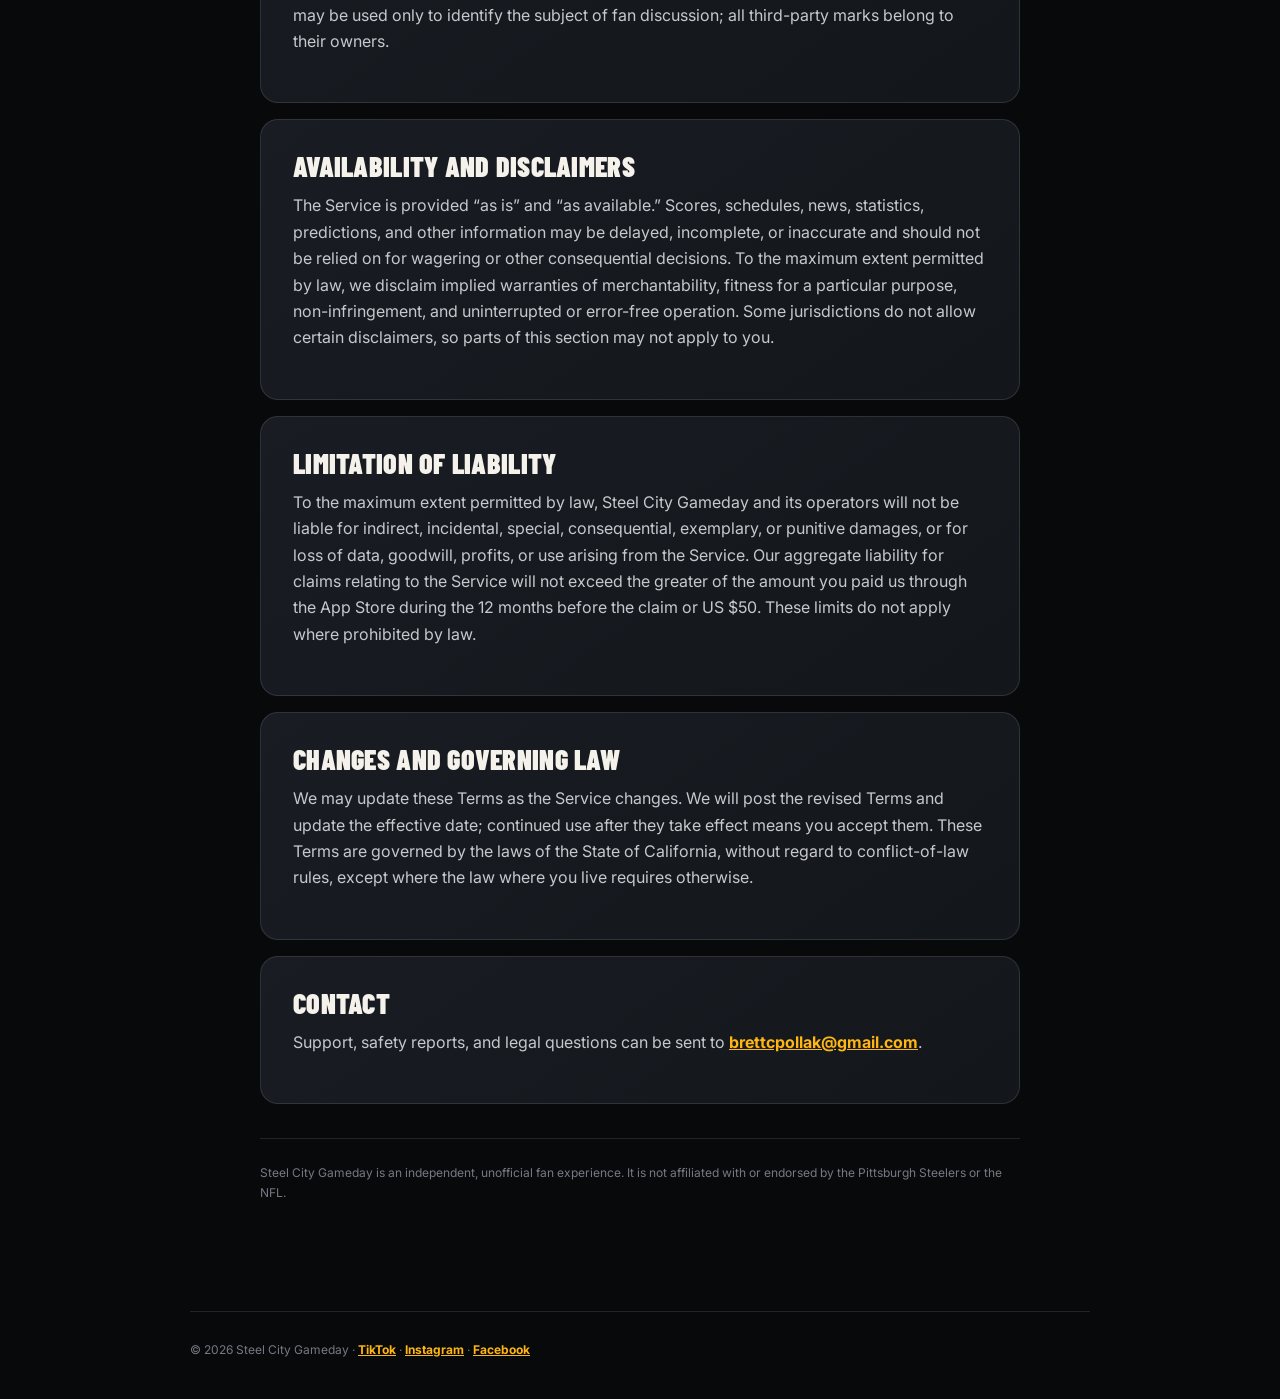
<file: terms/index.html>
<!doctype html>
<html lang="en">
<head>
  <meta charset="utf-8">
  <meta name="viewport" content="width=device-width, initial-scale=1">
  <title>Terms of Use — Steel City Gameday</title>
  <meta name="description" content="Terms of Use for Steel City Gameday.">
  <meta name="robots" content="index,follow">
  <meta name="theme-color" content="#08090b">
  <link rel="canonical" href="https://steelcitygameday.com/terms/">
  <link rel="icon" href="../assets/icon.png">
  <link rel="preconnect" href="https://fonts.googleapis.com">
  <link rel="preconnect" href="https://fonts.gstatic.com" crossorigin>
  <link href="https://fonts.googleapis.com/css2?family=Barlow+Condensed:wght@700;800;900&amp;family=Inter:wght@400;500;600;700;800&amp;display=swap" rel="stylesheet">
  <link rel="stylesheet" href="../assets/static-page.css">
</head>
<body>
  <header class="site-header">
    <nav class="nav" aria-label="Site navigation">
      <a class="brand" href="../" aria-label="Steel City Gameday home">
        <img src="../assets/icon.png" alt="" width="34" height="34">
        <span>Steel City <strong>Gameday</strong></span>
      </a>
      <a class="back-link" href="../">Back to home</a>
    </nav>
  </header>

  <main class="document">
    <p class="eyebrow">Play hard. Keep it respectful.</p>
    <h1>Terms of Use</h1>
    <p class="effective">Steel City Gameday · Effective August 29, 2026</p>

    <section>
      <h2>Agreement and eligibility</h2>
      <p>These Terms govern your use of the Steel City Gameday app, website, and related services (the "Service"). By creating an account or using the Service, you agree to these Terms and acknowledge our <a class="inline-link" href="../privacy/">Privacy Policy</a>. If you do not agree, do not use the Service.</p>
      <p>You must be at least 13 years old and legally able to agree to these Terms. If you are under the age of majority where you live, a parent or legal guardian must permit your use. You may use the Service only in compliance with applicable law.</p>
    </section>

    <section>
      <h2>Your account and Crews</h2>
      <p>You are responsible for activity through your account, keeping your Apple Account or email credentials secure, and inviting only people you intend to include in a Crew. Do not impersonate another person, misrepresent your affiliation, scrape the Service, interfere with its operation, bypass access controls, or use it to violate another person’s rights.</p>
    </section>

    <section>
      <h2>Community Rules and zero tolerance for abuse</h2>
      <p>We have zero tolerance for objectionable content or abusive users. You may not post, transmit, or encourage content or conduct that:</p>
      <ul>
        <li>harasses, threatens, bullies, stalks, exploits, or promotes violence against a person or group;</li>
        <li>is hateful, discriminatory, sexually explicit, unlawfully violent, illegal, fraudulent, defamatory, or invasive of privacy;</li>
        <li>contains spam, malicious code, scams, unauthorized advertising, or another person’s confidential information;</li>
        <li>infringes copyrights, trademarks, publicity rights, or other rights; or</li>
        <li>attempts to evade our safety filters or helps another person violate these rules.</li>
      </ul>
      <p>The app applies automated content safeguards. Members can report a message by pressing and holding it and can block another user so that user’s messages are hidden immediately. We may review reports and related content; remove or restrict content; warn, suspend, or terminate accounts; preserve evidence; and contact appropriate authorities when reasonably necessary. We aim to address credible safety reports promptly, but do not guarantee a specific response time. For urgent danger, contact local emergency services.</p>
    </section>

    <section>
      <h2>Your content</h2>
      <p>You retain ownership of content you submit. You give us a non-exclusive, worldwide, royalty-free license to host, store, reproduce, transmit, display, adapt for technical formatting, and otherwise use that content only as needed to operate, secure, improve, and enforce the Service. This license ends when the content is deleted from our active systems, except for limited backup, legal, safety, and enforcement copies.</p>
      <p>You represent that you have the rights needed to submit your content and that it complies with these Terms. Crew content is shared with the members of that Crew, so only post what you are comfortable sharing with them.</p>
    </section>

    <section>
      <h2>2026 Season Pass</h2>
      <p>The first five played games are available without a pass. The individual 2026 Season Pass is a one-time, non-consumable in-app purchase priced at $9.99 in the United States App Store that unlocks the paid 2026 season features described on the purchase screen. It is not a subscription and does not automatically renew. Crew chat remains available without the pass.</p>
      <ul>
        <li>Apple processes payment and displays the price in your local currency and any applicable tax before you confirm.</li>
        <li>Purchases are associated with your Apple Account and can be restored from Settings using <strong>Restore Purchases</strong>.</li>
        <li>Refund requests and billing disputes are handled by Apple under App Store rules.</li>
        <li>Deleting your Steel City Gameday account does not erase Apple’s purchase record. You may restore an eligible purchase after signing in again.</li>
      </ul>
      <p>Except where required by law or App Store policy, purchases are final. We may modify the Service, but we will not knowingly misrepresent the access included with a purchased pass.</p>
    </section>

    <section>
      <h2>Account deletion and termination</h2>
      <p>You can delete your account from Settings. We may restrict or terminate access when we reasonably believe an account violates these Terms, creates risk or legal exposure, or threatens users or the Service. Provisions that by their nature should survive—including ownership, disclaimers, limits of liability, and dispute terms—remain effective after termination.</p>
    </section>

    <section>
      <h2>No wagering</h2>
      <p>Predictions, points, standings, and receipts are for entertainment and friendly competition. The Service does not offer gambling, an entry fee, cash-out, or a prize of monetary value. Do not use the Service to organize unlawful wagering.</p>
    </section>

    <section>
      <h2>Third-party services and intellectual property</h2>
      <p>The Service may link to third-party news, websites, or services. We do not control and are not responsible for their content, availability, or practices. Apple’s <a class="inline-link" href="https://www.apple.com/legal/internet-services/itunes/dev/stdeula/">Standard Licensed Application End User License Agreement</a> also applies to the iOS app and is incorporated here; mandatory App Store terms control if there is a conflict.</p>
      <p>The Service’s software, design, and original branding belong to us or our licensors. You may not copy, reverse engineer, sell, or redistribute them except as law permits. Steel City Gameday is an independent, unofficial fan experience and is not affiliated with, sponsored by, or endorsed by the Pittsburgh Steelers, the NFL, or their affiliates. Team and league names may be used only to identify the subject of fan discussion; all third-party marks belong to their owners.</p>
    </section>

    <section>
      <h2>Availability and disclaimers</h2>
      <p>The Service is provided “as is” and “as available.” Scores, schedules, news, statistics, predictions, and other information may be delayed, incomplete, or inaccurate and should not be relied on for wagering or other consequential decisions. To the maximum extent permitted by law, we disclaim implied warranties of merchantability, fitness for a particular purpose, non-infringement, and uninterrupted or error-free operation. Some jurisdictions do not allow certain disclaimers, so parts of this section may not apply to you.</p>
    </section>

    <section>
      <h2>Limitation of liability</h2>
      <p>To the maximum extent permitted by law, Steel City Gameday and its operators will not be liable for indirect, incidental, special, consequential, exemplary, or punitive damages, or for loss of data, goodwill, profits, or use arising from the Service. Our aggregate liability for claims relating to the Service will not exceed the greater of the amount you paid us through the App Store during the 12 months before the claim or US $50. These limits do not apply where prohibited by law.</p>
    </section>

    <section>
      <h2>Changes and governing law</h2>
      <p>We may update these Terms as the Service changes. We will post the revised Terms and update the effective date; continued use after they take effect means you accept them. These Terms are governed by the laws of the State of California, without regard to conflict-of-law rules, except where the law where you live requires otherwise.</p>
    </section>

    <section>
      <h2>Contact</h2>
      <p>Support, safety reports, and legal questions can be sent to <a class="inline-link" href="mailto:brettcpollak@gmail.com?subject=Steel%20City%20Gameday%20Support">brettcpollak@gmail.com</a>.</p>
    </section>

    <p class="legal-note">Steel City Gameday is an independent, unofficial fan experience. It is not affiliated with or endorsed by the Pittsburgh Steelers or the NFL.</p>
  </main>

  <footer>© 2026 Steel City Gameday · <a class="inline-link" href="https://www.tiktok.com/@steelcitygameday" target="_blank" rel="noopener">TikTok</a> · <a class="inline-link" href="https://www.instagram.com/steelcitygameday/" target="_blank" rel="noopener">Instagram</a> · <a class="inline-link" href="https://www.facebook.com/profile.php?id=61594709631800" target="_blank" rel="noopener">Facebook</a></footer>
</body>
</html>
</file>
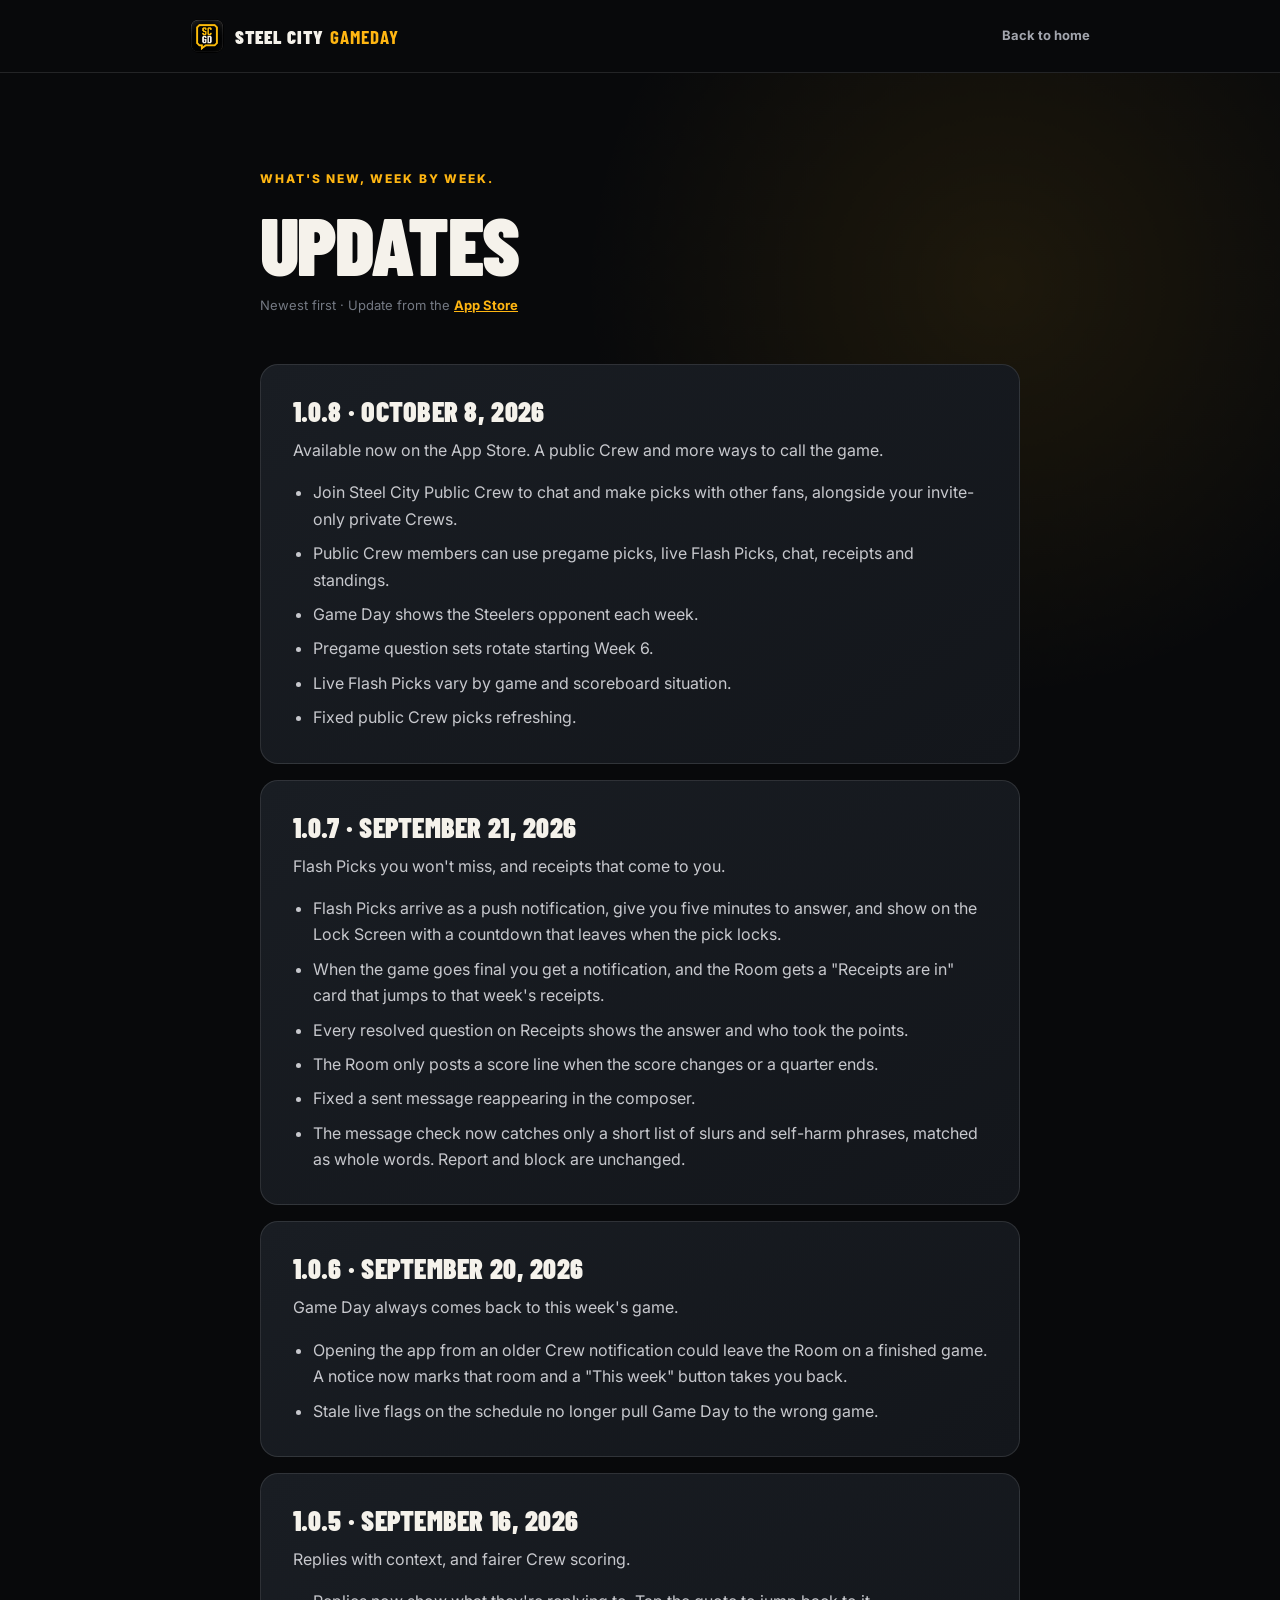
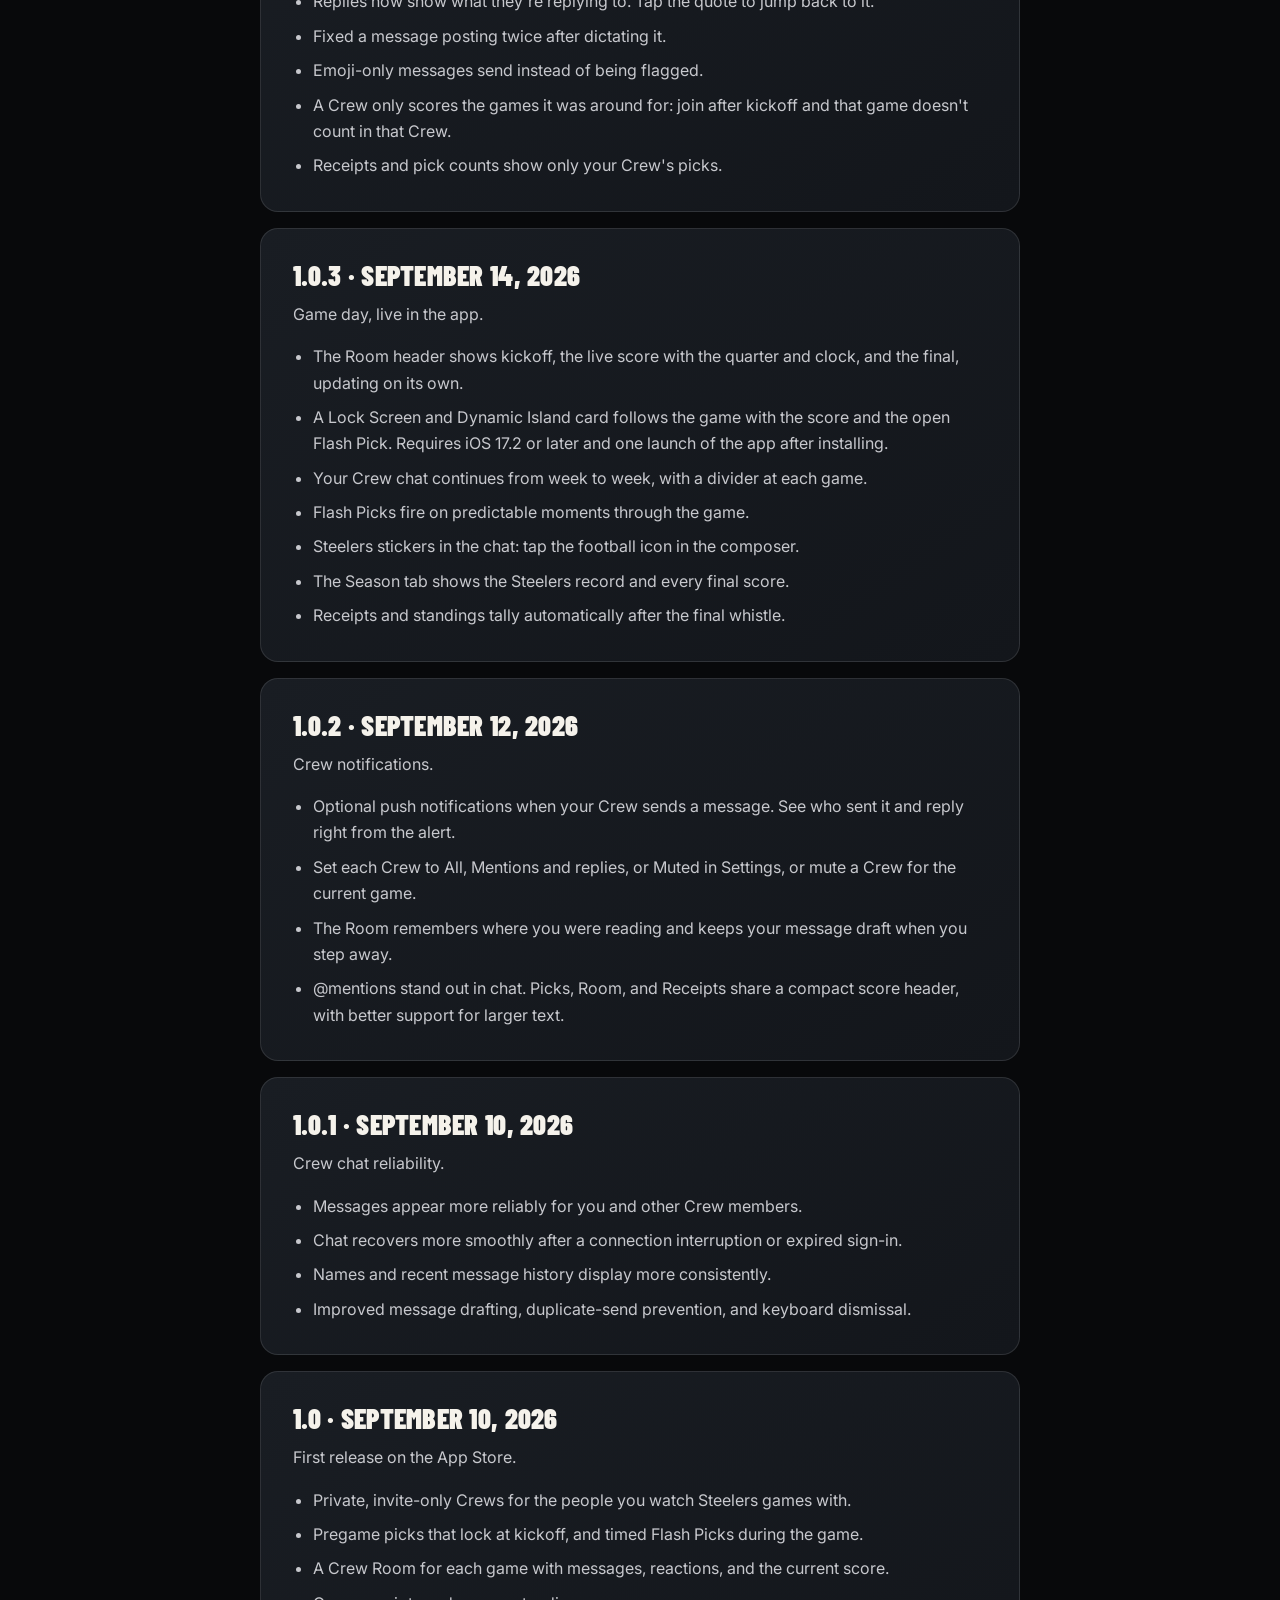
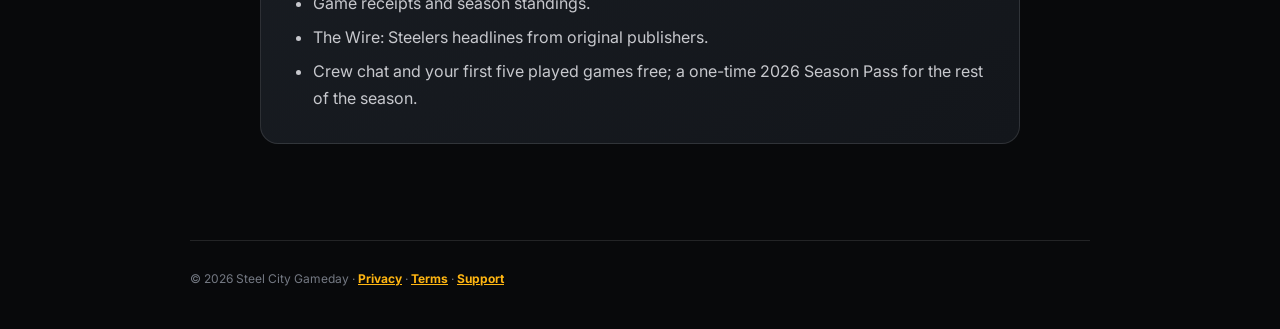
<file: updates/index.html>
<!doctype html>
<html lang="en">
<head>
  <meta charset="utf-8">
  <meta name="viewport" content="width=device-width, initial-scale=1">
  <title>Updates — Steel City Gameday</title>
  <meta name="description" content="What changed in each version of Steel City Gameday, the Steelers game-day app for iPhone.">
  <meta name="robots" content="index,follow">
  <meta name="theme-color" content="#08090b">
  <link rel="canonical" href="https://steelcitygameday.com/updates/">
  <link rel="icon" href="../assets/icon.png">
  <link rel="preconnect" href="https://fonts.googleapis.com">
  <link rel="preconnect" href="https://fonts.gstatic.com" crossorigin>
  <link href="https://fonts.googleapis.com/css2?family=Barlow+Condensed:wght@700;800;900&amp;family=Inter:wght@400;500;600;700;800&amp;display=swap" rel="stylesheet">
  <link rel="stylesheet" href="../assets/static-page.css">
</head>
<body>
  <header class="site-header">
    <nav class="nav" aria-label="Site navigation">
      <a class="brand" href="../" aria-label="Steel City Gameday home">
        <img src="../assets/icon.png" alt="" width="34" height="34">
        <span>Steel City <strong>Gameday</strong></span>
      </a>
      <a class="back-link" href="../">Back to home</a>
    </nav>
  </header>

  <main class="document">
    <p class="eyebrow">What's new, week by week.</p>
    <h1>Updates</h1>
    <p class="effective">Newest first · Update from the <a class="inline-link" href="https://apps.apple.com/us/app/steel-city-gameday/id6806732803" target="_blank" rel="noopener noreferrer">App Store</a></p>

    <section id="v1-0-8">
      <h2>1.0.8 · October 8, 2026</h2>
      <p>Available now on the App Store. A public Crew and more ways to call the game.</p>
      <ul>
        <li>Join Steel City Public Crew to chat and make picks with other fans, alongside your invite-only private Crews.</li>
        <li>Public Crew members can use pregame picks, live Flash Picks, chat, receipts and standings.</li>
        <li>Game Day shows the Steelers opponent each week.</li>
        <li>Pregame question sets rotate starting Week 6.</li>
        <li>Live Flash Picks vary by game and scoreboard situation.</li>
        <li>Fixed public Crew picks refreshing.</li>
      </ul>
    </section>

    <section id="v1-0-7">
      <h2>1.0.7 · September 21, 2026</h2>
      <p>Flash Picks you won't miss, and receipts that come to you.</p>
      <ul>
        <li>Flash Picks arrive as a push notification, give you five minutes to answer, and show on the Lock Screen with a countdown that leaves when the pick locks.</li>
        <li>When the game goes final you get a notification, and the Room gets a "Receipts are in" card that jumps to that week's receipts.</li>
        <li>Every resolved question on Receipts shows the answer and who took the points.</li>
        <li>The Room only posts a score line when the score changes or a quarter ends.</li>
        <li>Fixed a sent message reappearing in the composer.</li>
        <li>The message check now catches only a short list of slurs and self-harm phrases, matched as whole words. Report and block are unchanged.</li>
      </ul>
    </section>

    <section id="v1-0-6">
      <h2>1.0.6 · September 20, 2026</h2>
      <p>Game Day always comes back to this week's game.</p>
      <ul>
        <li>Opening the app from an older Crew notification could leave the Room on a finished game. A notice now marks that room and a "This week" button takes you back.</li>
        <li>Stale live flags on the schedule no longer pull Game Day to the wrong game.</li>
      </ul>
    </section>

    <section id="v1-0-5">
      <h2>1.0.5 · September 16, 2026</h2>
      <p>Replies with context, and fairer Crew scoring.</p>
      <ul>
        <li>Replies now show what they're replying to. Tap the quote to jump back to it.</li>
        <li>Fixed a message posting twice after dictating it.</li>
        <li>Emoji-only messages send instead of being flagged.</li>
        <li>A Crew only scores the games it was around for: join after kickoff and that game doesn't count in that Crew.</li>
        <li>Receipts and pick counts show only your Crew's picks.</li>
      </ul>
    </section>

    <section id="v1-0-3">
      <h2>1.0.3 · September 14, 2026</h2>
      <p>Game day, live in the app.</p>
      <ul>
        <li>The Room header shows kickoff, the live score with the quarter and clock, and the final, updating on its own.</li>
        <li>A Lock Screen and Dynamic Island card follows the game with the score and the open Flash Pick. Requires iOS 17.2 or later and one launch of the app after installing.</li>
        <li>Your Crew chat continues from week to week, with a divider at each game.</li>
        <li>Flash Picks fire on predictable moments through the game.</li>
        <li>Steelers stickers in the chat: tap the football icon in the composer.</li>
        <li>The Season tab shows the Steelers record and every final score.</li>
        <li>Receipts and standings tally automatically after the final whistle.</li>
      </ul>
    </section>

    <section id="v1-0-2">
      <h2>1.0.2 · September 12, 2026</h2>
      <p>Crew notifications.</p>
      <ul>
        <li>Optional push notifications when your Crew sends a message. See who sent it and reply right from the alert.</li>
        <li>Set each Crew to All, Mentions and replies, or Muted in Settings, or mute a Crew for the current game.</li>
        <li>The Room remembers where you were reading and keeps your message draft when you step away.</li>
        <li>@mentions stand out in chat. Picks, Room, and Receipts share a compact score header, with better support for larger text.</li>
      </ul>
    </section>

    <section id="v1-0-1">
      <h2>1.0.1 · September 10, 2026</h2>
      <p>Crew chat reliability.</p>
      <ul>
        <li>Messages appear more reliably for you and other Crew members.</li>
        <li>Chat recovers more smoothly after a connection interruption or expired sign-in.</li>
        <li>Names and recent message history display more consistently.</li>
        <li>Improved message drafting, duplicate-send prevention, and keyboard dismissal.</li>
      </ul>
    </section>

    <section id="v1-0">
      <h2>1.0 · September 10, 2026</h2>
      <p>First release on the App Store.</p>
      <ul>
        <li>Private, invite-only Crews for the people you watch Steelers games with.</li>
        <li>Pregame picks that lock at kickoff, and timed Flash Picks during the game.</li>
        <li>A Crew Room for each game with messages, reactions, and the current score.</li>
        <li>Game receipts and season standings.</li>
        <li>The Wire: Steelers headlines from original publishers.</li>
        <li>Crew chat and your first five played games free; a one-time 2026 Season Pass for the rest of the season.</li>
      </ul>
    </section>
  </main>

  <footer>© 2026 Steel City Gameday · <a class="inline-link" href="../privacy/">Privacy</a> · <a class="inline-link" href="../terms/">Terms</a> · <a class="inline-link" href="../support/">Support</a></footer>
</body>
</html>
</file>
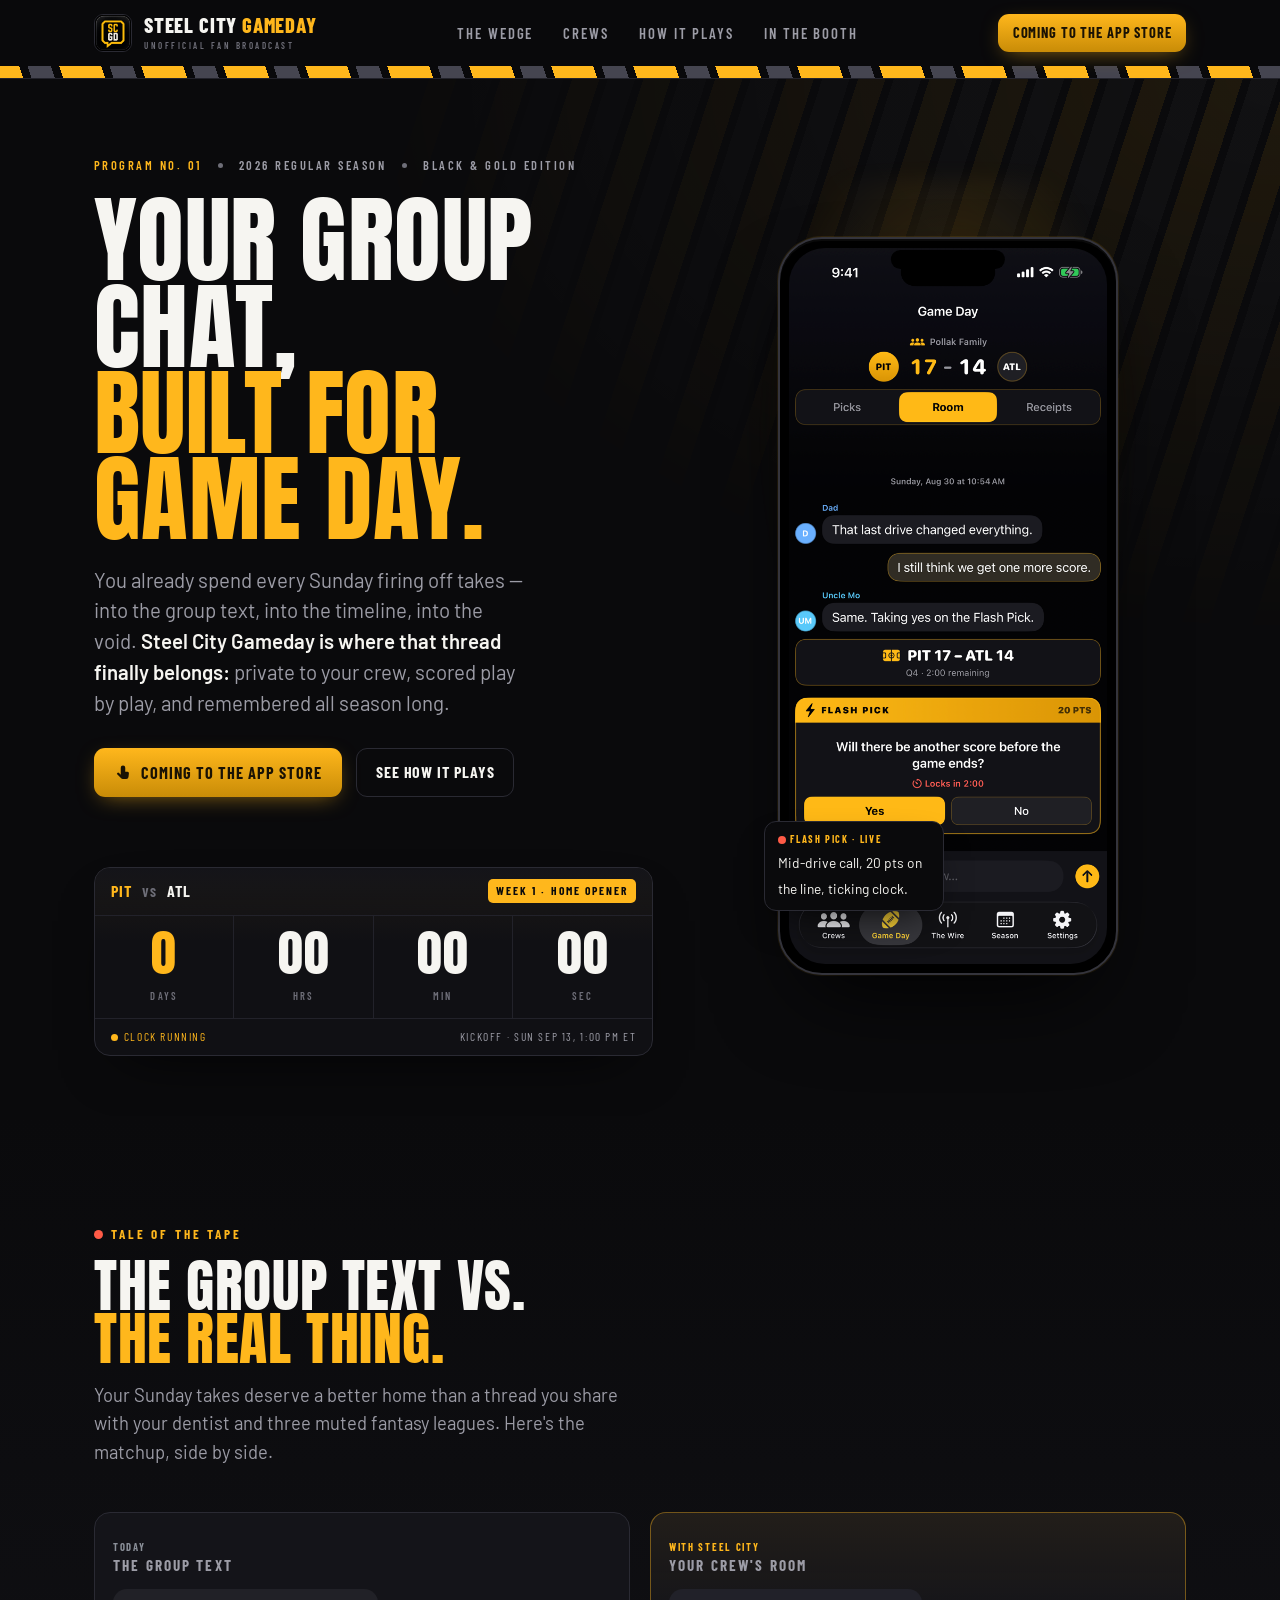
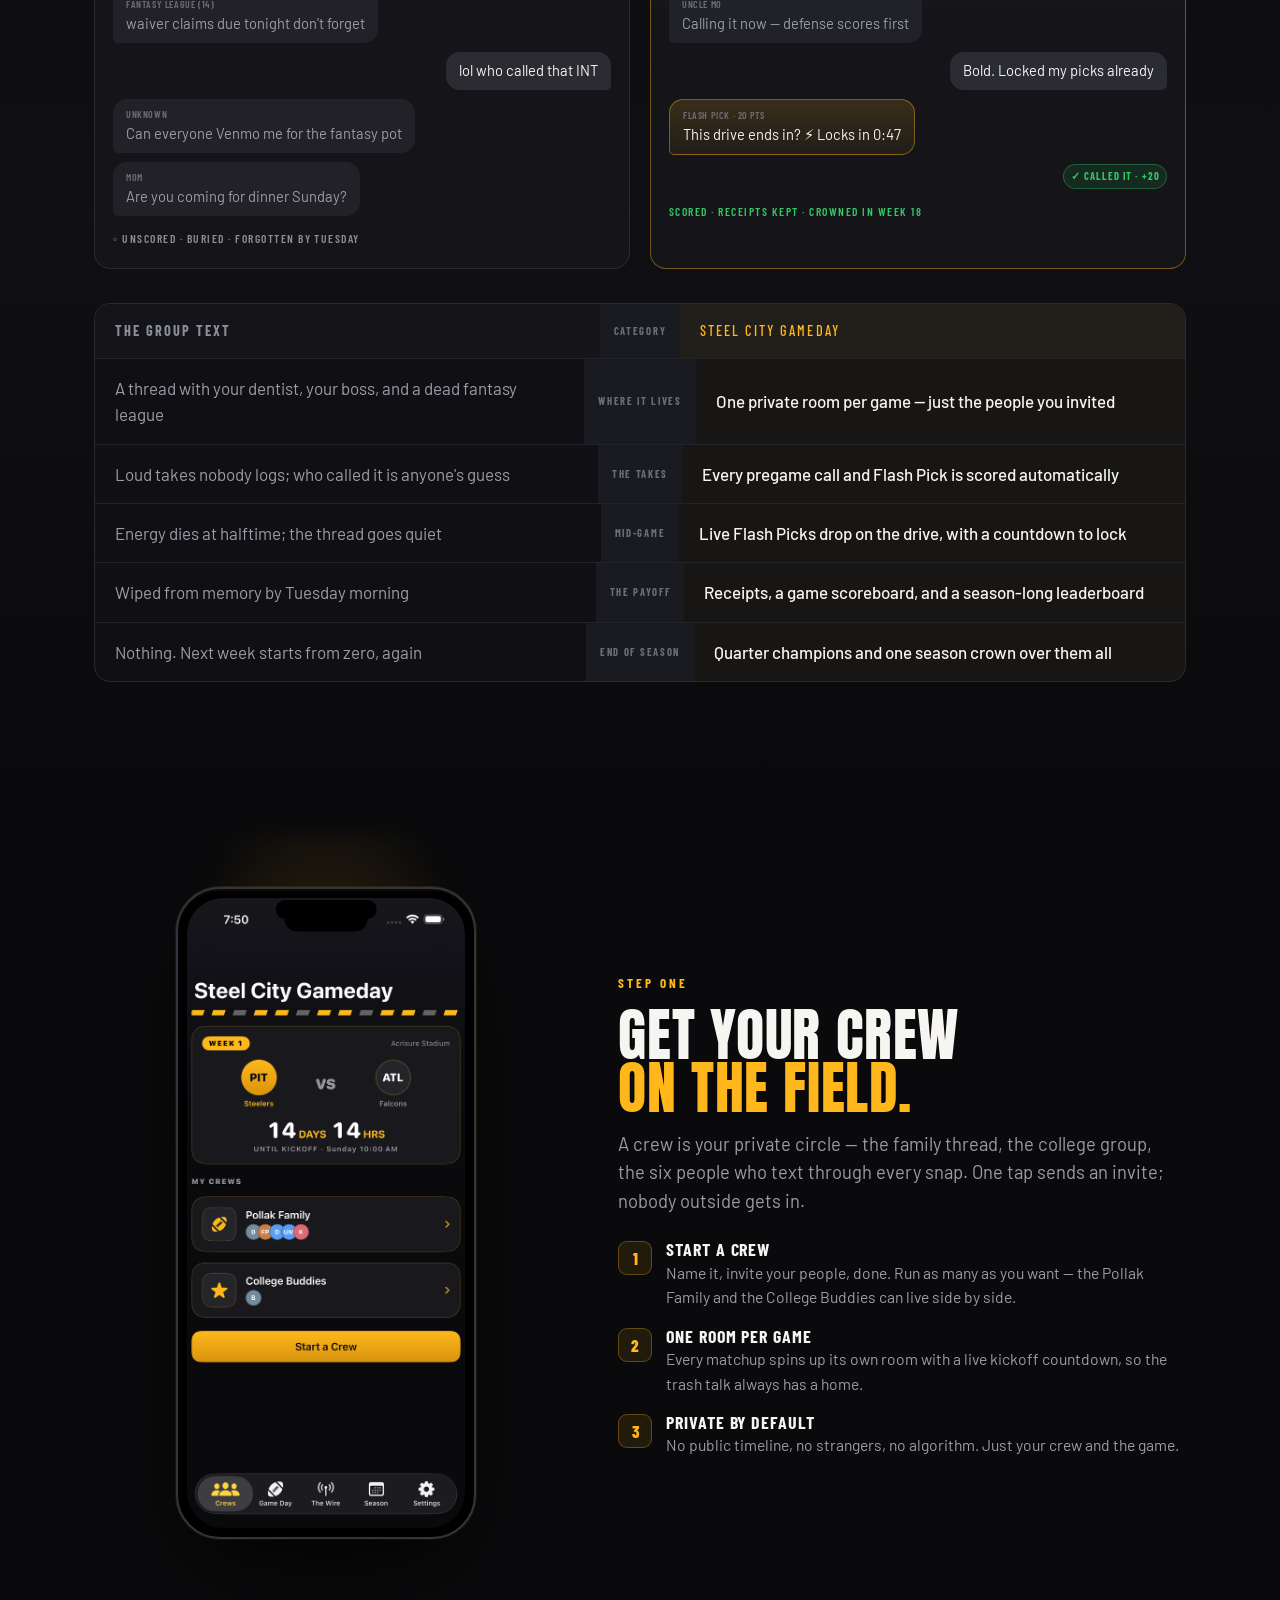
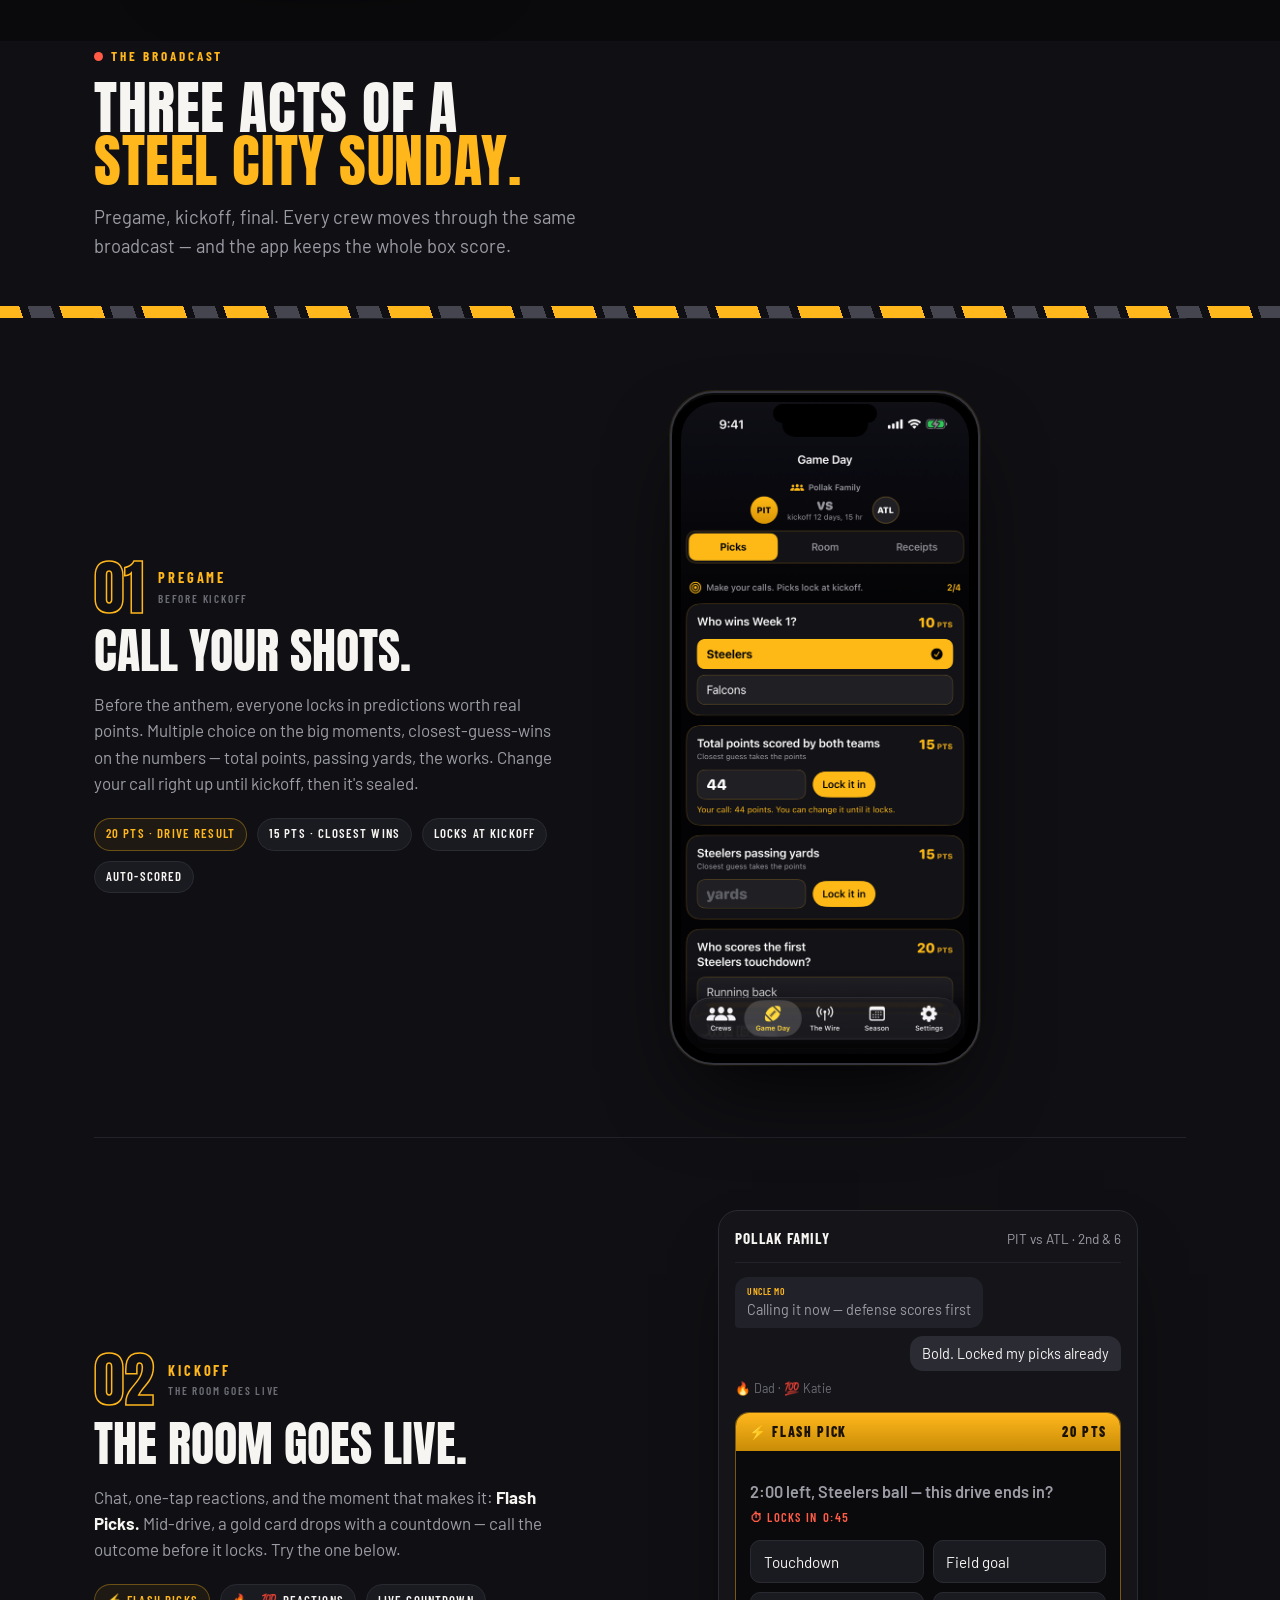
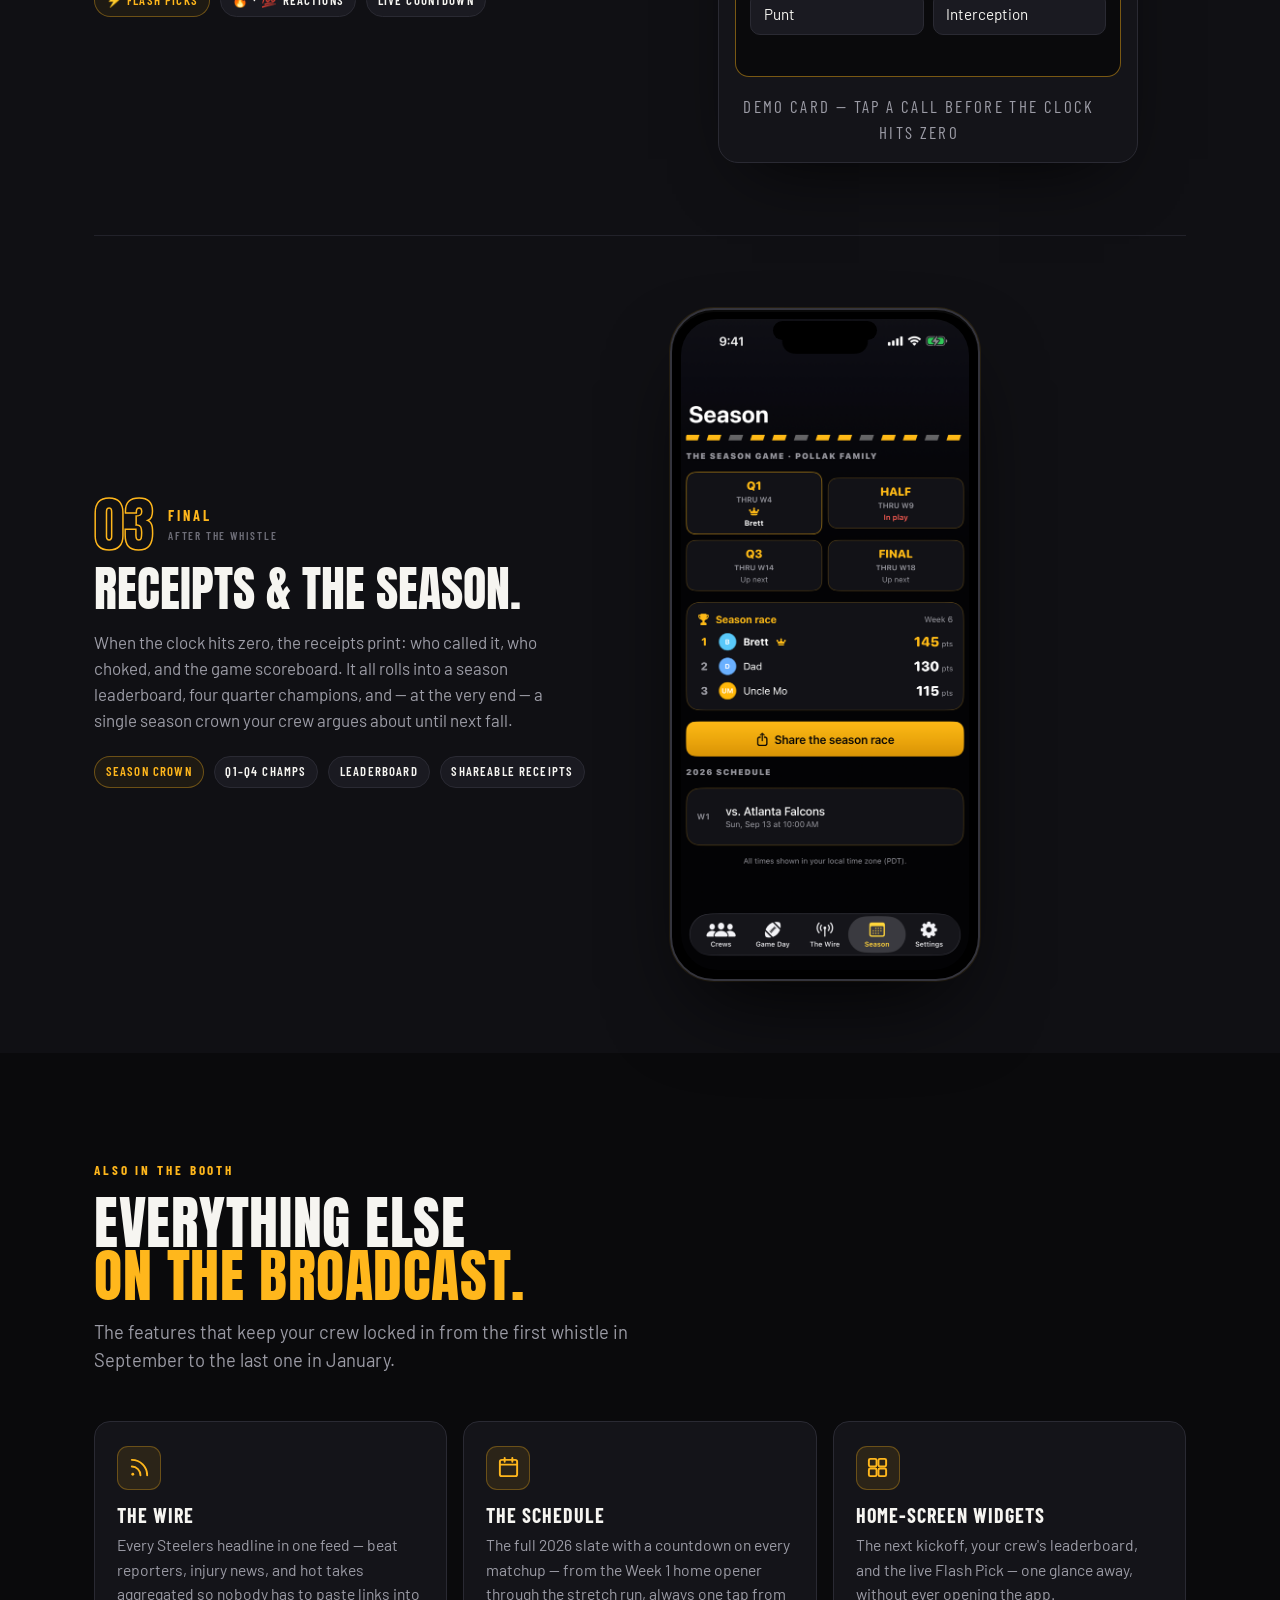
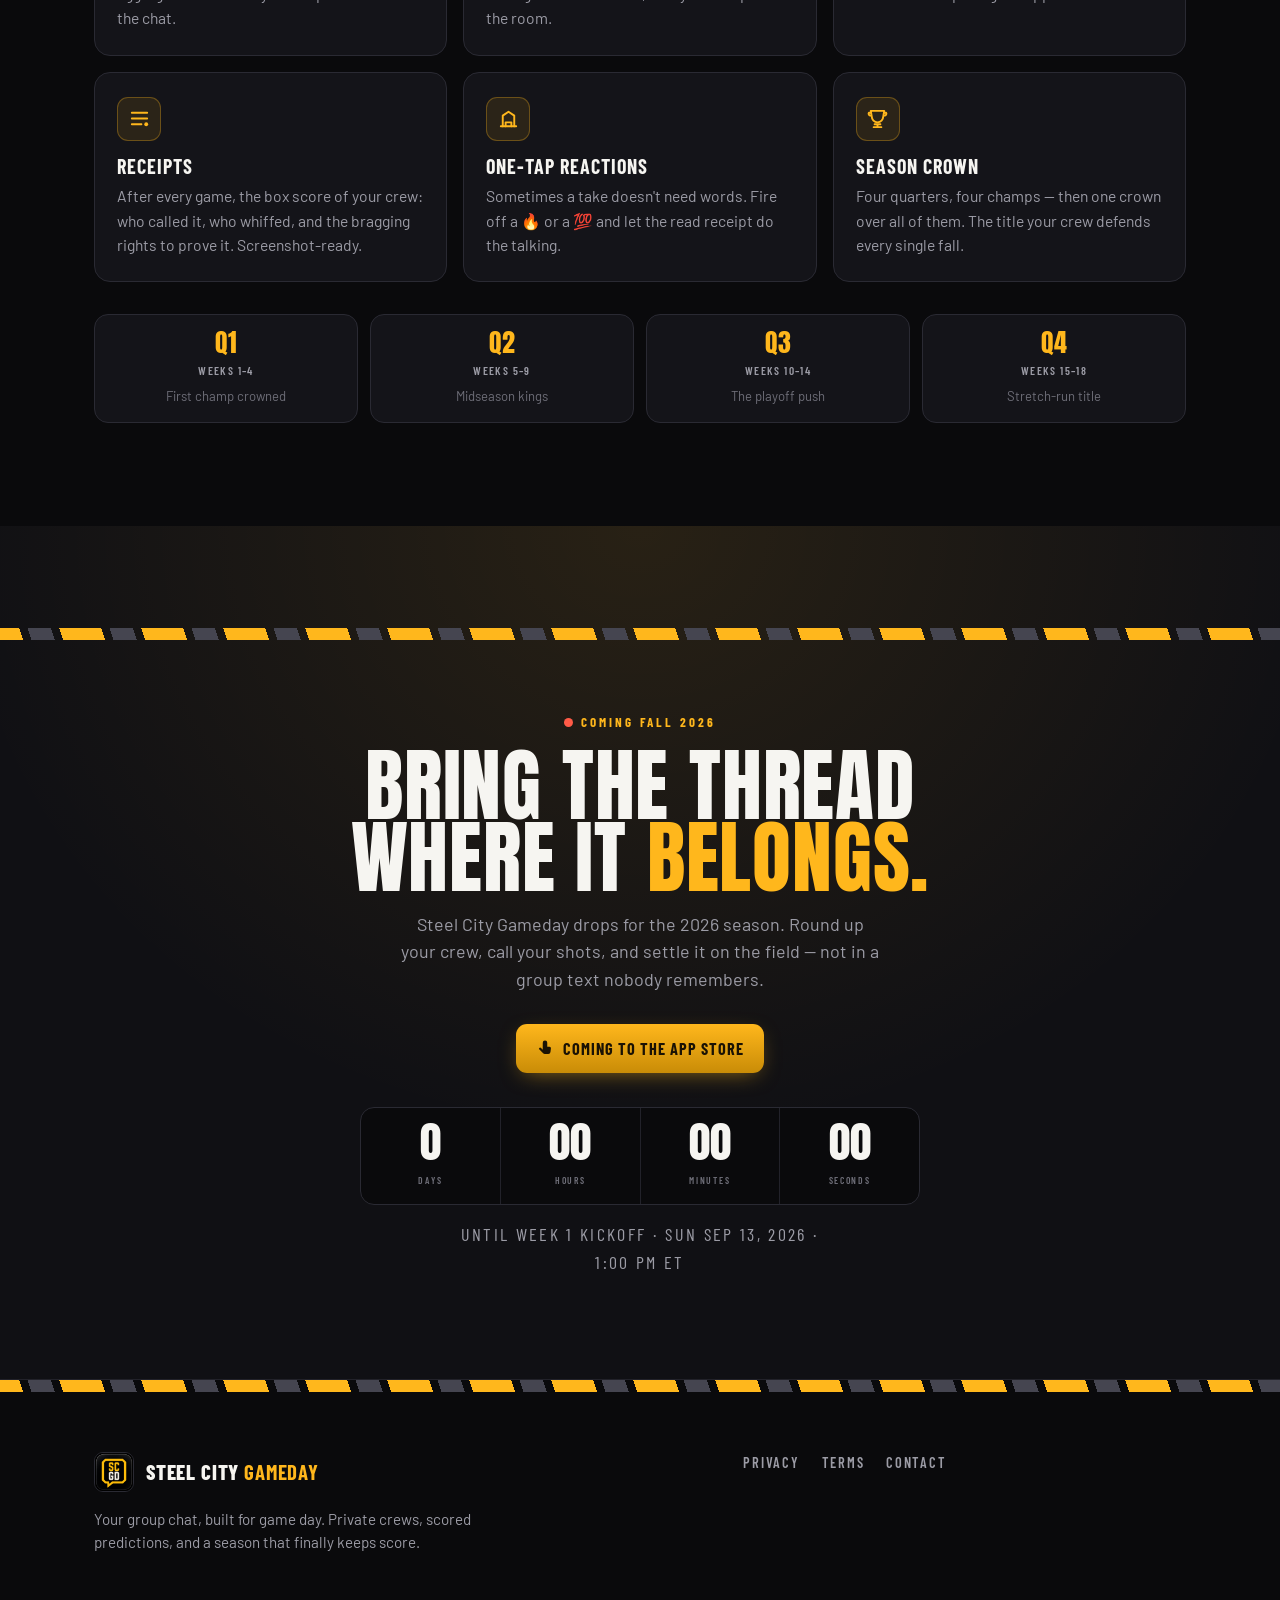
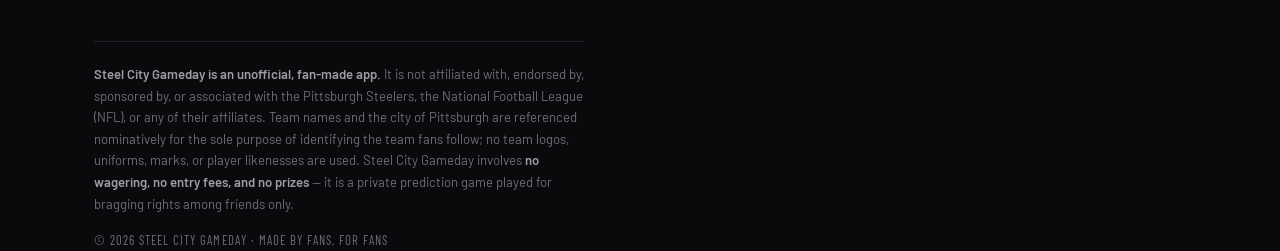
<file: variant-broadcast.html>
<!DOCTYPE html>
<html lang="en">
<head>
<meta charset="UTF-8">
<meta name="viewport" content="width=device-width, initial-scale=1.0">
<title>Steel City Gameday — Your Group Chat, Built for Game Day</title>
<meta name="description" content="A private, invite-only group chat and prediction game for Pittsburgh Steelers fans. Call your shots, keep score, crown a champion. Coming to the App Store.">
<link rel="icon" href="assets/icon.png">
<link rel="preconnect" href="https://fonts.googleapis.com">
<link rel="preconnect" href="https://fonts.gstatic.com" crossorigin>
<link href="https://fonts.googleapis.com/css2?family=Anton&family=Barlow+Condensed:wght@400;500;600;700;800&family=Barlow:ital,wght@0,400;0,500;0,600;0,700;1,400&display=swap" rel="stylesheet">
<style>
  /* ============================================================
     STEEL CITY GAMEDAY — "The Broadcast / Game Program"
     Single-file static page. Dark theme. Black & gold.
     ============================================================ */

  :root{
    --gold:#FFB71C;
    --deep-gold:#C98C07;
    --ink:#0A0A0C;
    --ink-2:#101014;
    --surface:#141419;
    --surface-2:#1A1A21;
    --surface-3:#212129;
    --line:#2A2A33;
    --line-soft:#22222A;
    --text:#F6F5F1;
    --muted:#9C9CA6;
    --muted-2:#6E6E78;
    --green:#31C866;
    --red:#FF5B47;
    --steel:#8A8F98;

    --gutter:clamp(18px, 5vw, 64px);
    --maxw:1220px;

    --f-display:'Anton', 'Barlow Condensed', Impact, sans-serif;
    --f-cond:'Barlow Condensed', 'Arial Narrow', sans-serif;
    --f-body:'Barlow', system-ui, -apple-system, Segoe UI, Roboto, sans-serif;

    --tape: repeating-linear-gradient(
        72deg,
        var(--gold) 0 22px,
        transparent 22px 30px,
        #454550 30px 52px,
        transparent 52px 60px);
  }

  *{box-sizing:border-box;}
  html{scroll-behavior:smooth;}
  @media (prefers-reduced-motion: reduce){ html{scroll-behavior:auto;} }

  body{
    margin:0;
    background:var(--ink);
    color:var(--text);
    font-family:var(--f-body);
    font-size:17px;
    line-height:1.55;
    -webkit-font-smoothing:antialiased;
    text-rendering:optimizeLegibility;
    overflow-x:hidden;
  }

  h1,h2,h3,h4{margin:0;line-height:0.98;}
  p{margin:0;}
  a{color:inherit;text-decoration:none;}
  img{max-width:100%;display:block;}
  ul{margin:0;padding:0;list-style:none;}

  .wrap{max-width:var(--maxw);margin:0 auto;padding-inline:var(--gutter);}
  .tnum{font-variant-numeric:tabular-nums;font-feature-settings:"tnum" 1;}
  .visually-hidden{position:absolute;width:1px;height:1px;padding:0;margin:-1px;overflow:hidden;clip:rect(0 0 0 0);white-space:nowrap;border:0;}

  :focus-visible{outline:3px solid var(--gold);outline-offset:3px;border-radius:2px;}

  /* ---- signature towel-wave / yard-line tape rule ---- */
  .tape-rule{height:12px;width:100%;background:var(--tape);background-size:82px 100%;}
  @media (prefers-reduced-motion: no-preference){
    .tape-rule.animate{animation:tapeShift 9s linear infinite;}
  }
  @keyframes tapeShift{from{background-position:0 0;}to{background-position:164px 0;}}

  .kicker{
    font-family:var(--f-cond);
    text-transform:uppercase;
    letter-spacing:.22em;
    font-weight:700;
    font-size:.82rem;
    color:var(--gold);
    display:inline-flex;
    align-items:center;
    gap:.6em;
  }
  .kicker .bug{
    width:9px;height:9px;border-radius:50%;
    background:var(--red);
    box-shadow:0 0 0 0 rgba(255,91,71,.6);
  }
  @media (prefers-reduced-motion: no-preference){
    .kicker .bug{animation:pulse 2s ease-out infinite;}
  }
  @keyframes pulse{
    0%{box-shadow:0 0 0 0 rgba(255,91,71,.55);}
    70%{box-shadow:0 0 0 10px rgba(255,91,71,0);}
    100%{box-shadow:0 0 0 0 rgba(255,91,71,0);}
  }

  /* ============================================================
     MASTHEAD (sticky broadcast bar)
     ============================================================ */
  .masthead{
    position:sticky;top:0;z-index:60;
    background:rgba(10,10,12,.82);
    backdrop-filter:blur(14px);
    -webkit-backdrop-filter:blur(14px);
    border-bottom:1px solid var(--line-soft);
  }
  .masthead .bar{
    display:flex;align-items:center;justify-content:space-between;
    gap:16px;height:66px;
  }
  .brand{display:flex;align-items:center;gap:12px;min-width:0;}
  .brand img{width:38px;height:38px;border-radius:9px;border:1px solid var(--line);flex:none;}
  .brand .name{
    font-family:var(--f-cond);font-weight:800;text-transform:uppercase;
    letter-spacing:.04em;font-size:1.28rem;line-height:.9;white-space:nowrap;
  }
  .brand .name b{color:var(--gold);font-weight:800;}
  .brand .sub{
    display:block;font-family:var(--f-cond);font-weight:600;
    letter-spacing:.28em;font-size:.56rem;color:var(--muted-2);text-transform:uppercase;
  }
  .mast-nav{display:none;gap:30px;align-items:center;}
  .mast-nav a{
    font-family:var(--f-cond);text-transform:uppercase;letter-spacing:.13em;
    font-weight:600;font-size:.92rem;color:var(--muted);transition:color .2s;
  }
  .mast-nav a:hover{color:var(--text);}
  @media(min-width:900px){ .mast-nav{display:flex;} }

  .btn{
    font-family:var(--f-cond);text-transform:uppercase;letter-spacing:.06em;
    font-weight:700;cursor:pointer;border:0;display:inline-flex;align-items:center;
    gap:.55em;justify-content:center;transition:transform .18s ease, box-shadow .2s ease, background .2s;
    text-decoration:none;
  }
  .btn-primary{
    background:linear-gradient(180deg,var(--gold),var(--deep-gold));
    color:#1A1204;font-size:1.02rem;padding:.72em 1.25em;border-radius:11px;
    box-shadow:0 6px 22px -8px rgba(255,183,28,.6);
  }
  .btn-primary:hover{transform:translateY(-2px);box-shadow:0 12px 30px -8px rgba(255,183,28,.7);}
  .btn-primary:active{transform:translateY(0);}
  .btn-primary .glyph{width:18px;height:18px;flex:none;}
  .btn-ghost{
    background:transparent;color:var(--text);font-size:1rem;padding:.7em 1.15em;
    border:1px solid var(--line);border-radius:11px;
  }
  .btn-ghost:hover{border-color:var(--gold);color:var(--gold);}
  .mast-cta{padding:.55em 1em;font-size:.9rem;}
  @media(max-width:520px){ .mast-cta{display:none;} }

  /* ============================================================
     HERO
     ============================================================ */
  .hero{position:relative;overflow:hidden;padding-top:clamp(38px,6vw,80px);}
  .hero::before{
    /* towel-wave texture, top-right */
    content:"";position:absolute;inset:0;pointer-events:none;
    background:repeating-linear-gradient(108deg,
        rgba(255,183,28,.10) 0 26px,
        transparent 26px 34px,
        rgba(246,245,241,.04) 34px 60px,
        transparent 60px 68px);
    -webkit-mask-image:radial-gradient(120% 90% at 100% 0%, #000 0%, transparent 62%);
            mask-image:radial-gradient(120% 90% at 100% 0%, #000 0%, transparent 62%);
    opacity:.9;
  }
  .hero-grid{
    position:relative;z-index:1;
    display:grid;grid-template-columns:1fr;gap:clamp(30px,5vw,56px);
    align-items:center;padding-bottom:clamp(36px,5vw,60px);
  }
  @media(min-width:960px){
    .hero-grid{grid-template-columns:minmax(0,1.08fr) minmax(0,.92fr);}
  }

  .program-line{
    display:flex;flex-wrap:wrap;align-items:center;gap:10px 16px;
    font-family:var(--f-cond);text-transform:uppercase;letter-spacing:.2em;
    font-weight:600;font-size:.78rem;color:var(--muted);margin-bottom:22px;
  }
  .program-line .no{color:var(--gold);}
  .program-line .div{width:5px;height:5px;border-radius:50%;background:var(--muted-2);}

  .hero h1{
    font-family:var(--f-display);font-weight:400;
    text-transform:uppercase;
    font-size:clamp(2.9rem,8.3vw,6rem);
    letter-spacing:.005em;
    line-height:.9;
  }
  .hero h1 .em{
    color:var(--gold);
    display:inline-block;
    position:relative;
  }
  .hero .lede{
    margin-top:22px;max-width:36ch;font-size:clamp(1.05rem,2.4vw,1.28rem);
    color:var(--muted);line-height:1.5;
  }
  .hero .lede b{color:var(--text);font-weight:600;}

  .hero-actions{display:flex;flex-wrap:wrap;gap:14px;margin-top:30px;align-items:center;}
  .hero-note{
    margin-top:16px;font-family:var(--f-cond);text-transform:uppercase;
    letter-spacing:.13em;font-size:.78rem;color:var(--muted-2);
  }

  /* ---- Scoreboard countdown ---- */
  .scoreboard{
    margin-top:34px;
    border:1px solid var(--line);
    border-radius:16px;
    background:
      linear-gradient(180deg, rgba(255,183,28,.05), transparent 40%),
      var(--ink-2);
    overflow:hidden;
    box-shadow:0 24px 60px -30px rgba(0,0,0,.9);
  }
  .sb-top{
    display:flex;align-items:center;justify-content:space-between;gap:12px;
    padding:11px 16px;border-bottom:1px solid var(--line-soft);
    background:linear-gradient(180deg,var(--surface),transparent);
  }
  .sb-matchup{
    display:flex;align-items:center;gap:10px;
    font-family:var(--f-cond);font-weight:700;text-transform:uppercase;letter-spacing:.06em;
    font-size:1rem;
  }
  .sb-matchup .team{color:var(--text);}
  .sb-matchup .vs{color:var(--muted-2);font-size:.85em;}
  .sb-matchup .pit{color:var(--gold);}
  .sb-flag{
    font-family:var(--f-cond);text-transform:uppercase;letter-spacing:.18em;
    font-size:.72rem;font-weight:700;color:var(--ink);
    background:var(--gold);padding:.28em .7em;border-radius:5px;
  }
  .sb-clock{
    display:grid;grid-template-columns:repeat(4,1fr);
  }
  .sb-cell{
    text-align:center;padding:16px 6px 14px;border-right:1px solid var(--line-soft);
    position:relative;
  }
  .sb-cell:last-child{border-right:0;}
  .sb-cell .val{
    font-family:var(--f-display);font-weight:400;
    font-size:clamp(2.1rem,7vw,3.1rem);line-height:.85;color:var(--text);
    letter-spacing:.01em;
  }
  .sb-cell.live .val{color:var(--gold);}
  .sb-cell .lab{
    display:block;margin-top:8px;font-family:var(--f-cond);text-transform:uppercase;
    letter-spacing:.2em;font-size:.66rem;font-weight:600;color:var(--muted-2);
  }
  .sb-foot{
    padding:9px 16px;border-top:1px solid var(--line-soft);
    display:flex;align-items:center;justify-content:space-between;gap:10px;
    font-family:var(--f-cond);text-transform:uppercase;letter-spacing:.14em;
    font-size:.72rem;color:var(--muted);
  }
  .sb-foot .live-dot{display:inline-flex;align-items:center;gap:.5em;color:var(--gold);}
  .sb-foot .live-dot i{width:7px;height:7px;border-radius:50%;background:var(--gold);display:inline-block;}
  @media (prefers-reduced-motion: no-preference){
    .sb-foot .live-dot i{animation:pulse 2s ease-out infinite;}
  }

  /* ---- Device mockup ---- */
  .device-stage{position:relative;justify-self:center;width:100%;max-width:340px;}
  .device{
    position:relative;
    margin:0 auto;
    width:100%;
    aspect-ratio:620 / 1347;
    background:#000;
    border:2px solid #34343c;
    border-radius:44px;
    padding:9px;
    box-shadow:
      0 2px 0 rgba(255,255,255,.04) inset,
      0 40px 90px -30px rgba(0,0,0,.95),
      0 0 0 1px rgba(255,183,28,.10);
  }
  .device .screen{
    position:relative;width:100%;height:100%;border-radius:36px;overflow:hidden;background:#000;
  }
  .device .screen img{width:100%;height:100%;object-fit:cover;object-position:top center;}
  .device .island{
    position:absolute;top:11px;left:50%;transform:translateX(-50%);
    width:34%;height:19px;background:#000;border-radius:20px;z-index:3;
  }
  .device-glow{
    position:absolute;inset:-8% -14%;z-index:-1;
    background:radial-gradient(60% 55% at 50% 30%, rgba(255,183,28,.22), transparent 70%);
    filter:blur(10px);
  }
  .device-badge{
    position:absolute;z-index:4;left:-14px;bottom:64px;
    background:var(--ink);border:1px solid var(--line);border-radius:12px;
    padding:10px 13px;box-shadow:0 18px 40px -18px rgba(0,0,0,.9);
    max-width:180px;
  }
  .device-badge .lab{
    font-family:var(--f-cond);text-transform:uppercase;letter-spacing:.16em;
    font-size:.64rem;font-weight:700;color:var(--gold);display:flex;align-items:center;gap:.45em;
  }
  .device-badge .txt{font-size:.86rem;color:var(--text);line-height:1.3;margin-top:4px;}
  @media(max-width:520px){ .device-badge{display:none;} }

  /* ============================================================
     SECTION SCAFFOLD
     ============================================================ */
  section{position:relative;}
  .band{padding-block:clamp(56px,8vw,104px);}
  .sec-head{max-width:760px;margin-bottom:clamp(30px,4vw,46px);}
  .sec-head h2{
    font-family:var(--f-display);font-weight:400;text-transform:uppercase;
    font-size:clamp(2.1rem,5.6vw,3.6rem);line-height:.92;letter-spacing:.01em;margin-top:14px;
  }
  .sec-head p{margin-top:16px;color:var(--muted);font-size:clamp(1rem,1.6vw,1.15rem);max-width:56ch;}
  .sec-head .em{color:var(--gold);}

  /* ============================================================
     TALE OF THE TAPE (the wedge)
     ============================================================ */
  .tape-band{background:linear-gradient(180deg,var(--ink),var(--ink-2) 55%,var(--ink));}
  .compare-mocks{
    display:grid;grid-template-columns:1fr;gap:16px;margin-bottom:34px;
  }
  @media(min-width:760px){ .compare-mocks{grid-template-columns:1fr 1fr;gap:20px;} }

  .mock{
    border-radius:16px;border:1px solid var(--line);padding:18px;
    background:var(--surface);position:relative;overflow:hidden;
  }
  .mock h3{
    font-family:var(--f-cond);text-transform:uppercase;letter-spacing:.14em;
    font-size:.95rem;font-weight:700;color:var(--muted);margin-bottom:2px;
  }
  .mock .tag{
    font-family:var(--f-cond);text-transform:uppercase;letter-spacing:.16em;
    font-size:.66rem;font-weight:700;
  }
  .mock.old{opacity:.94;}
  .mock.old .tag{color:var(--steel);}
  .mock.new{border-color:rgba(255,183,28,.4);
    background:linear-gradient(180deg, rgba(255,183,28,.06), transparent 30%), var(--surface);}
  .mock.new .tag{color:var(--gold);}
  .mock .chat{margin-top:16px;display:flex;flex-direction:column;gap:9px;}
  .bubble{max-width:82%;padding:9px 13px;border-radius:14px;font-size:.92rem;line-height:1.35;}
  .bubble .who{display:block;font-family:var(--f-cond);font-weight:600;letter-spacing:.06em;
    text-transform:uppercase;font-size:.62rem;color:var(--muted-2);margin-bottom:3px;}
  .b-them{background:var(--surface-3);color:var(--muted);align-self:flex-start;border-bottom-left-radius:5px;}
  .b-me{background:#2B2B34;color:var(--text);align-self:flex-end;border-bottom-right-radius:5px;}
  .mock.old .b-them,.mock.old .b-me{filter:grayscale(.3);}
  .b-gold{
    align-self:flex-start;border-bottom-left-radius:5px;
    background:linear-gradient(180deg, rgba(255,183,28,.16), rgba(255,183,28,.06));
    border:1px solid rgba(255,183,28,.4);color:var(--text);
  }
  .mock .stamp{
    margin-top:14px;display:inline-flex;align-items:center;gap:.5em;
    font-family:var(--f-cond);text-transform:uppercase;letter-spacing:.13em;
    font-size:.72rem;font-weight:600;
  }
  .mock.old .stamp{color:var(--steel);}
  .mock.new .stamp{color:var(--green);}
  .scored-chip{
    align-self:flex-end;display:inline-flex;align-items:center;gap:.4em;
    font-family:var(--f-cond);text-transform:uppercase;letter-spacing:.1em;
    font-size:.66rem;font-weight:700;color:var(--green);
    background:rgba(49,200,102,.12);border:1px solid rgba(49,200,102,.35);
    padding:.3em .6em;border-radius:20px;
  }

  /* stat sheet */
  .tape-sheet{border:1px solid var(--line);border-radius:16px;overflow:hidden;background:var(--ink-2);}
  .tape-sheet .row{
    display:grid;grid-template-columns:1fr;border-top:1px solid var(--line-soft);
  }
  @media(min-width:720px){
    .tape-sheet .row{grid-template-columns:1fr auto 1fr;align-items:stretch;}
  }
  .tape-sheet .row:first-child{border-top:0;}
  .tape-head{background:var(--surface);}
  .tape-head .col{padding:14px 20px;font-family:var(--f-cond);text-transform:uppercase;
    letter-spacing:.14em;font-weight:700;font-size:.9rem;}
  .tape-sheet .col{padding:16px 20px;display:flex;align-items:center;}
  .tape-sheet .col.left{color:var(--muted);}
  .tape-sheet .col.right{color:var(--text);font-weight:500;}
  .tape-sheet .col.right{background:rgba(255,183,28,.035);}
  .tape-head .col.right{color:var(--gold);background:rgba(255,183,28,.06);}
  .tape-head .col.left{color:var(--steel);}
  .mid{
    display:flex;align-items:center;justify-content:center;
    font-family:var(--f-cond);text-transform:uppercase;letter-spacing:.16em;
    font-size:.66rem;font-weight:700;color:var(--muted-2);
    padding:6px 14px;background:var(--surface-2);
  }
  @media(max-width:719px){
    .mid{order:-1;justify-content:flex-start;color:var(--gold);background:var(--surface);
      letter-spacing:.18em;padding:12px 20px 4px;}
    .tape-sheet .col.left::before{content:"Group text — ";color:var(--steel);font-weight:600;}
    .tape-sheet .col.right::before{content:"Steel City — ";color:var(--gold);font-weight:600;}
    .tape-sheet .col{padding-block:8px 12px;}
    .tape-head{display:none;}
  }

  /* ============================================================
     CREW BAND (crews.png)
     ============================================================ */
  .split{
    display:grid;grid-template-columns:1fr;gap:clamp(30px,5vw,60px);align-items:center;
  }
  @media(min-width:900px){ .split{grid-template-columns:minmax(0,.9fr) minmax(0,1.1fr);} }
  .split.flip .copy{order:2;}
  .split .device-stage{max-width:300px;}

  .feature-list{margin-top:26px;display:flex;flex-direction:column;gap:18px;}
  .feature-list li{display:flex;gap:14px;align-items:flex-start;}
  .feature-list .fi-num{
    flex:none;width:34px;height:34px;border-radius:9px;display:grid;place-items:center;
    font-family:var(--f-cond);font-weight:800;font-size:1.05rem;color:var(--gold);
    background:rgba(255,183,28,.1);border:1px solid rgba(255,183,28,.3);
  }
  .feature-list h4{font-family:var(--f-cond);text-transform:uppercase;letter-spacing:.05em;
    font-weight:700;font-size:1.12rem;}
  .feature-list p{color:var(--muted);font-size:.98rem;margin-top:2px;}

  /* ============================================================
     THREE ACTS
     ============================================================ */
  .acts-band{background:var(--ink-2);}
  .act{
    display:grid;grid-template-columns:1fr;gap:clamp(28px,5vw,60px);align-items:center;
    padding-block:clamp(38px,6vw,72px);
    border-top:1px solid var(--line-soft);
  }
  @media(min-width:920px){
    .act{grid-template-columns:minmax(0,1fr) minmax(0,1fr);}
    .act.flip .act-media{order:2;}
  }
  .act-tag{display:flex;align-items:center;gap:14px;margin-bottom:18px;}
  .act-tag .num{
    font-family:var(--f-display);font-weight:400;font-size:clamp(2.6rem,6vw,3.8rem);
    line-height:.8;color:transparent;-webkit-text-stroke:1.5px var(--gold);
  }
  .act-tag .label{font-family:var(--f-cond);text-transform:uppercase;font-weight:700;
    letter-spacing:.2em;font-size:.9rem;color:var(--gold);}
  .act-tag .label small{display:block;color:var(--muted-2);letter-spacing:.16em;font-size:.7rem;font-weight:600;}
  .act h3{
    font-family:var(--f-display);font-weight:400;text-transform:uppercase;
    font-size:clamp(1.9rem,4.4vw,3rem);line-height:.95;
  }
  .act p{margin-top:16px;color:var(--muted);font-size:1.06rem;max-width:46ch;}
  .act .chips{margin-top:22px;display:flex;flex-wrap:wrap;gap:10px;}
  .chip{
    font-family:var(--f-cond);text-transform:uppercase;letter-spacing:.09em;font-weight:600;
    font-size:.8rem;color:var(--text);background:var(--surface-2);
    border:1px solid var(--line);border-radius:20px;padding:.42em .85em;
  }
  .chip.gold{color:var(--gold);border-color:rgba(255,183,28,.35);background:rgba(255,183,28,.06);}

  .act-media{position:relative;justify-self:center;width:100%;}
  .act-media .device-stage{max-width:310px;}

  /* ---- Flash Pick live card (Act 2, CSS-built) ---- */
  .flashwrap{position:relative;width:100%;max-width:420px;margin:0 auto;}
  .roomcard{
    border:1px solid var(--line);border-radius:20px;background:var(--surface);
    padding:16px;box-shadow:0 30px 70px -34px rgba(0,0,0,.9);
  }
  .rc-head{display:flex;align-items:center;justify-content:space-between;
    padding-bottom:12px;border-bottom:1px solid var(--line-soft);margin-bottom:14px;}
  .rc-head .crew{font-family:var(--f-cond);text-transform:uppercase;letter-spacing:.08em;
    font-weight:700;font-size:.95rem;}
  .rc-head .who{display:flex;align-items:center;gap:8px;color:var(--muted);font-size:.85rem;}
  .rc-mini{display:flex;flex-direction:column;gap:8px;margin-bottom:14px;}
  .rc-b{max-width:80%;padding:8px 12px;border-radius:13px;font-size:.9rem;line-height:1.35;}
  .rc-them{align-self:flex-start;background:var(--surface-3);color:var(--muted);border-bottom-left-radius:4px;}
  .rc-them .who{display:block;font-family:var(--f-cond);font-weight:600;letter-spacing:.06em;
    text-transform:uppercase;font-size:.6rem;color:var(--gold);margin-bottom:2px;}
  .rc-me{align-self:flex-end;background:#2B2B34;color:var(--text);border-bottom-right-radius:4px;}
  .rc-react{align-self:flex-start;font-size:.78rem;color:var(--muted-2);}

  .flash{
    border-radius:14px;overflow:hidden;border:1px solid rgba(255,183,28,.45);
    background:var(--ink);
  }
  .flash .fbar{
    background:linear-gradient(180deg,var(--gold),var(--deep-gold));
    color:#1A1204;display:flex;align-items:center;justify-content:space-between;
    padding:8px 13px;font-family:var(--f-cond);text-transform:uppercase;
    letter-spacing:.12em;font-weight:800;font-size:.86rem;
  }
  .flash .fbar .bolt{display:inline-flex;align-items:center;gap:.4em;}
  .flash .fbody{padding:14px 14px 16px;}
  .flash .q{font-size:1.02rem;font-weight:600;line-height:1.3;}
  .flash .locks{margin-top:6px;font-family:var(--f-cond);text-transform:uppercase;
    letter-spacing:.1em;font-weight:600;font-size:.78rem;color:var(--red);display:flex;align-items:center;gap:.45em;}
  .flash .opts{margin-top:13px;display:grid;grid-template-columns:1fr 1fr;gap:9px;}
  .fopt{
    font-family:var(--f-body);font-size:.95rem;color:var(--text);text-align:left;
    background:var(--surface-2);border:1px solid var(--line);border-radius:10px;
    padding:.75em .85em;cursor:pointer;transition:border-color .18s, background .18s, transform .1s;
  }
  .fopt:hover{border-color:rgba(255,183,28,.6);}
  .fopt[aria-pressed="true"]{
    border-color:var(--gold);background:rgba(255,183,28,.14);color:var(--gold);font-weight:600;
  }
  .fopt:disabled{cursor:default;opacity:.55;}
  .fopt[aria-pressed="true"]:disabled{opacity:1;}
  .flash .fresult{
    margin-top:12px;font-family:var(--f-cond);text-transform:uppercase;letter-spacing:.1em;
    font-weight:700;font-size:.82rem;color:var(--gold);min-height:1em;
    opacity:0;transform:translateY(4px);transition:opacity .3s, transform .3s;
  }
  .flash .fresult.show{opacity:1;transform:none;}
  .flash-hint{margin-top:12px;text-align:center;font-family:var(--f-cond);
    text-transform:uppercase;letter-spacing:.14em;font-size:.7rem;color:var(--muted-2);}

  /* ============================================================
     BOOTH EXTRAS (feature grid)
     ============================================================ */
  .grid-feat{display:grid;grid-template-columns:1fr;gap:16px;}
  @media(min-width:640px){ .grid-feat{grid-template-columns:1fr 1fr;} }
  @media(min-width:1000px){ .grid-feat{grid-template-columns:repeat(3,1fr);} }
  .fcard{
    border:1px solid var(--line);border-radius:16px;padding:24px 22px;background:var(--surface);
    transition:transform .22s ease, border-color .22s ease, background .22s;
    position:relative;overflow:hidden;
  }
  .fcard::after{
    content:"";position:absolute;top:0;left:0;right:0;height:3px;
    background:var(--tape);background-size:60px 100%;opacity:0;transition:opacity .22s;
  }
  .fcard:hover{transform:translateY(-4px);border-color:rgba(255,183,28,.4);background:var(--surface-2);}
  .fcard:hover::after{opacity:1;}
  .fcard .ic{
    width:44px;height:44px;border-radius:11px;display:grid;place-items:center;margin-bottom:16px;
    background:rgba(255,183,28,.1);border:1px solid rgba(255,183,28,.3);color:var(--gold);
  }
  .fcard .ic svg{width:23px;height:23px;}
  .fcard h3{font-family:var(--f-cond);text-transform:uppercase;letter-spacing:.05em;
    font-weight:700;font-size:1.25rem;}
  .fcard p{margin-top:8px;color:var(--muted);font-size:.98rem;}

  .champs{
    margin-top:16px;display:grid;grid-template-columns:repeat(2,1fr);gap:12px;
    grid-column:1 / -1;
  }
  @media(min-width:640px){ .champs{grid-template-columns:repeat(4,1fr);} }
  .qcard{
    border:1px solid var(--line);border-radius:14px;padding:16px;text-align:center;
    background:var(--surface);
  }
  .qcard .q{font-family:var(--f-display);color:var(--gold);font-size:1.6rem;line-height:.9;}
  .qcard .w{font-family:var(--f-cond);text-transform:uppercase;letter-spacing:.12em;
    font-size:.72rem;color:var(--muted);margin-top:8px;font-weight:600;}
  .qcard .s{font-size:.82rem;color:var(--muted-2);margin-top:6px;}

  /* ============================================================
     FINAL CTA
     ============================================================ */
  .cta-band{
    position:relative;overflow:hidden;text-align:center;
    background:
      radial-gradient(90% 120% at 50% 0%, rgba(255,183,28,.1), transparent 60%),
      var(--ink-2);
  }
  .cta-band h2{
    font-family:var(--f-display);font-weight:400;text-transform:uppercase;
    font-size:clamp(2.4rem,7vw,5rem);line-height:.9;letter-spacing:.01em;
  }
  .cta-band h2 .em{color:var(--gold);}
  .cta-band p{margin:18px auto 0;max-width:48ch;color:var(--muted);font-size:1.12rem;}
  .cta-actions{margin-top:30px;display:flex;flex-wrap:wrap;gap:14px;justify-content:center;}
  .cta-count{
    margin:34px auto 0;max-width:560px;
    display:flex;justify-content:center;gap:0;border:1px solid var(--line);
    border-radius:14px;overflow:hidden;background:var(--ink);
  }
  .cta-count .cc{flex:1;padding:16px 6px;text-align:center;border-right:1px solid var(--line-soft);}
  .cta-count .cc:last-child{border-right:0;}
  .cta-count .cc .v{font-family:var(--f-display);font-size:clamp(1.9rem,6vw,2.7rem);line-height:.85;}
  .cta-count .cc .l{display:block;margin-top:7px;font-family:var(--f-cond);text-transform:uppercase;
    letter-spacing:.18em;font-size:.6rem;color:var(--muted-2);font-weight:600;}

  /* ============================================================
     FOOTER
     ============================================================ */
  footer{background:var(--ink);border-top:1px solid var(--line-soft);}
  .foot-grid{
    padding-block:clamp(40px,5vw,60px);
    display:grid;grid-template-columns:1fr;gap:30px;
  }
  @media(min-width:760px){ .foot-grid{grid-template-columns:1.4fr 1fr;align-items:start;} }
  .foot-brand{display:flex;align-items:center;gap:12px;margin-bottom:16px;}
  .foot-brand img{width:40px;height:40px;border-radius:9px;border:1px solid var(--line);}
  .foot-brand .name{font-family:var(--f-cond);font-weight:800;text-transform:uppercase;
    letter-spacing:.04em;font-size:1.3rem;}
  .foot-brand .name b{color:var(--gold);}
  .foot-links{display:flex;flex-wrap:wrap;gap:22px;}
  .foot-links a{font-family:var(--f-cond);text-transform:uppercase;letter-spacing:.12em;
    font-weight:600;font-size:.9rem;color:var(--muted);transition:color .2s;}
  .foot-links a:hover{color:var(--gold);}
  .disclaimer{
    margin-top:26px;padding-top:22px;border-top:1px solid var(--line-soft);
    color:var(--muted-2);font-size:.82rem;line-height:1.65;max-width:70ch;
  }
  .disclaimer b{color:var(--muted);font-weight:600;}
  .copyline{margin-top:16px;color:var(--muted-2);font-size:.8rem;
    font-family:var(--f-cond);letter-spacing:.08em;text-transform:uppercase;}

  /* ---- scroll reveal (motion-safe only) ---- */
  .reveal{opacity:1;}
  @media (prefers-reduced-motion: no-preference){
    .reveal{opacity:0;transform:translateY(26px);
      transition:opacity .7s cubic-bezier(.2,.7,.2,1), transform .7s cubic-bezier(.2,.7,.2,1);}
    .reveal.in-view{opacity:1;transform:none;}
    .reveal.d1{transition-delay:.08s;}
    .reveal.d2{transition-delay:.16s;}
    .reveal.d3{transition-delay:.24s;}
  }
</style>
</head>
<body id="top">

  <!-- ============ MASTHEAD ============ -->
  <header class="masthead">
    <div class="wrap bar">
      <a class="brand" href="#top" aria-label="Steel City Gameday home">
        <img src="assets/icon.png" alt="Steel City Gameday app icon">
        <span>
          <span class="name">Steel City <b>Gameday</b></span>
          <span class="sub">Unofficial Fan Broadcast</span>
        </span>
      </a>
      <nav class="mast-nav" aria-label="Primary">
        <a href="#tape">The Wedge</a>
        <a href="#crews">Crews</a>
        <a href="#acts">How It Plays</a>
        <a href="#booth">In the Booth</a>
      </nav>
      <a class="btn btn-primary mast-cta" href="#kickoff">Coming to the App Store</a>
    </div>
    <div class="tape-rule animate" aria-hidden="true"></div>
  </header>

  <!-- ============ HERO ============ -->
  <section class="hero">
    <div class="wrap hero-grid">
      <div class="hero-copy">
        <div class="program-line reveal">
          <span class="no">Program No. 01</span>
          <span class="div" aria-hidden="true"></span>
          <span>2026 Regular Season</span>
          <span class="div" aria-hidden="true"></span>
          <span>Black &amp; Gold Edition</span>
        </div>
        <h1 class="reveal d1">Your group chat,<br><span class="em">built for game day.</span></h1>
        <p class="lede reveal d2">
          You already spend every Sunday firing off takes — into the group text, into the timeline,
          into the void. <b>Steel City Gameday is where that thread finally belongs:</b> private to your crew,
          scored play by play, and remembered all season long.
        </p>
        <div class="hero-actions reveal d2">
          <a class="btn btn-primary" href="#kickoff">
            <svg class="glyph" viewBox="0 0 24 24" fill="currentColor" aria-hidden="true"><path d="M12 2a3 3 0 0 0-3 3v9.3l-2.3-2.3a1.5 1.5 0 1 0-2.1 2.1l4.9 4.9c.6.6 1.4.9 2.2.9h4.6a3 3 0 0 0 3-2.6l.6-4.6a2 2 0 0 0-2-2.3H15V5a3 3 0 0 0-3-3Z"/></svg>
            Coming to the App Store
          </a>
          <a class="btn btn-ghost" href="#tape">See how it plays</a>
        </div>
        <p class="hero-note reveal d3">Free to join · Invite-only crews · No wagering, ever</p>

        <!-- Scoreboard countdown -->
        <div class="scoreboard reveal d3" data-countdown role="group" aria-label="Countdown to Week 1 kickoff">
          <div class="sb-top">
            <div class="sb-matchup">
              <span class="team pit">PIT</span><span class="vs">vs</span><span class="team">ATL</span>
            </div>
            <span class="sb-flag">Week 1 · Home Opener</span>
          </div>
          <div class="sb-clock">
            <div class="sb-cell live"><span class="val tnum" data-d>--</span><span class="lab">Days</span></div>
            <div class="sb-cell"><span class="val tnum" data-h>--</span><span class="lab">Hrs</span></div>
            <div class="sb-cell"><span class="val tnum" data-m>--</span><span class="lab">Min</span></div>
            <div class="sb-cell"><span class="val tnum" data-s>--</span><span class="lab">Sec</span></div>
          </div>
          <div class="sb-foot">
            <span class="live-dot"><i aria-hidden="true"></i> Clock running</span>
            <span>Kickoff · Sun Sep 13, 1:00 PM ET</span>
          </div>
          <p class="visually-hidden" data-count-text>Calculating time until kickoff.</p>
        </div>
      </div>

      <div class="device-stage reveal d1">
        <div class="device-glow" aria-hidden="true"></div>
        <div class="device">
          <div class="island" aria-hidden="true"></div>
          <div class="screen">
            <img src="assets/room.png" alt="A private Steel City Gameday crew room mid-conversation between Dad, Katie, Uncle Mo and Brett, with a live gold Flash Pick card asking how the current drive will end.">
          </div>
        </div>
        <div class="device-badge" aria-hidden="true">
          <span class="lab"><span class="bug" style="width:8px;height:8px;border-radius:50%;background:var(--red);display:inline-block"></span> Flash Pick · Live</span>
          <span class="txt">Mid-drive call, 20 pts on the line, ticking clock.</span>
        </div>
      </div>
    </div>
  </section>

  <!-- ============ TALE OF THE TAPE (the wedge) ============ -->
  <section class="band tape-band" id="tape">
    <div class="wrap">
      <div class="sec-head reveal">
        <span class="kicker"><span class="bug" aria-hidden="true"></span>Tale of the Tape</span>
        <h2>The group text vs.<br><span class="em">the real thing.</span></h2>
        <p>Your Sunday takes deserve a better home than a thread you share with your dentist and three
        muted fantasy leagues. Here's the matchup, side by side.</p>
      </div>

      <!-- mini mockups -->
      <div class="compare-mocks">
        <div class="mock old reveal" aria-label="The old way: a messy group text">
          <span class="tag">Today</span>
          <h3>The Group Text</h3>
          <div class="chat">
            <div class="bubble b-them"><span class="who">Fantasy League (14)</span>waiver claims due tonight don't forget</div>
            <div class="bubble b-me">lol who called that INT</div>
            <div class="bubble b-them"><span class="who">Unknown</span>Can everyone Venmo me for the fantasy pot</div>
            <div class="bubble b-them"><span class="who">Mom</span>Are you coming for dinner Sunday?</div>
          </div>
          <span class="stamp">◦ Unscored · buried · forgotten by Tuesday</span>
        </div>

        <div class="mock new reveal d1" aria-label="Steel City Gameday: a scored crew room">
          <span class="tag">With Steel City</span>
          <h3>Your Crew's Room</h3>
          <div class="chat">
            <div class="bubble b-them"><span class="who">Uncle Mo</span>Calling it now — defense scores first</div>
            <div class="bubble b-me">Bold. Locked my picks already</div>
            <div class="bubble b-gold"><span class="who">Flash Pick · 20 pts</span>This drive ends in? ⚡ Locks in 0:47</div>
            <span class="scored-chip">✓ Called it · +20</span>
          </div>
          <span class="stamp">Scored · receipts kept · crowned in Week 18</span>
        </div>
      </div>

      <!-- stat sheet -->
      <div class="tape-sheet reveal d1">
        <div class="row tape-head" role="row">
          <div class="col left">The Group Text</div>
          <div class="mid">Category</div>
          <div class="col right">Steel City Gameday</div>
        </div>
        <div class="row">
          <div class="col left">A thread with your dentist, your boss, and a dead fantasy league</div>
          <div class="mid">Where it lives</div>
          <div class="col right">One private room per game — just the people you invited</div>
        </div>
        <div class="row">
          <div class="col left">Loud takes nobody logs; who called it is anyone's guess</div>
          <div class="mid">The takes</div>
          <div class="col right">Every pregame call and Flash Pick is scored automatically</div>
        </div>
        <div class="row">
          <div class="col left">Energy dies at halftime; the thread goes quiet</div>
          <div class="mid">Mid-game</div>
          <div class="col right">Live Flash Picks drop on the drive, with a countdown to lock</div>
        </div>
        <div class="row">
          <div class="col left">Wiped from memory by Tuesday morning</div>
          <div class="mid">The payoff</div>
          <div class="col right">Receipts, a game scoreboard, and a season-long leaderboard</div>
        </div>
        <div class="row">
          <div class="col left">Nothing. Next week starts from zero, again</div>
          <div class="mid">End of season</div>
          <div class="col right">Quarter champions and one season crown over them all</div>
        </div>
      </div>
    </div>
  </section>

  <!-- ============ CREW BAND ============ -->
  <section class="band" id="crews">
    <div class="wrap split flip">
      <div class="copy">
        <div class="sec-head reveal" style="margin-bottom:0">
          <span class="kicker">Step One</span>
          <h2>Get your crew<br><span class="em">on the field.</span></h2>
          <p>A crew is your private circle — the family thread, the college group, the six people who
          text through every snap. One tap sends an invite; nobody outside gets in.</p>
        </div>
        <ul class="feature-list reveal d1">
          <li>
            <span class="fi-num">1</span>
            <div><h4>Start a crew</h4><p>Name it, invite your people, done. Run as many as you want — the Pollak Family and the College Buddies can live side by side.</p></div>
          </li>
          <li>
            <span class="fi-num">2</span>
            <div><h4>One room per game</h4><p>Every matchup spins up its own room with a live kickoff countdown, so the trash talk always has a home.</p></div>
          </li>
          <li>
            <span class="fi-num">3</span>
            <div><h4>Private by default</h4><p>No public timeline, no strangers, no algorithm. Just your crew and the game.</p></div>
          </li>
        </ul>
      </div>
      <div class="device-stage reveal">
        <div class="device-glow" aria-hidden="true"></div>
        <div class="device">
          <div class="island" aria-hidden="true"></div>
          <div class="screen">
            <img src="assets/crews.png" alt="The Steel City Gameday crews home screen showing a 14-day countdown to the Week 1 home opener and two private crews, Pollak Family and College Buddies, with a Start a Crew button.">
          </div>
        </div>
      </div>
    </div>
  </section>

  <!-- ============ THREE ACTS ============ -->
  <section class="acts-band" id="acts">
    <div class="wrap">
      <div class="sec-head reveal" style="max-width:840px">
        <span class="kicker"><span class="bug" aria-hidden="true"></span>The Broadcast</span>
        <h2>Three acts of a<br><span class="em">Steel City Sunday.</span></h2>
        <p>Pregame, kickoff, final. Every crew moves through the same broadcast — and the app keeps
        the whole box score.</p>
      </div>
    </div>
    <div class="tape-rule" aria-hidden="true"></div>
    <div class="wrap">

      <!-- ACT 01 -->
      <article class="act">
        <div class="act-copy reveal">
          <div class="act-tag">
            <span class="num tnum">01</span>
            <span class="label">Pregame<small>Before kickoff</small></span>
          </div>
          <h3>Call your shots.</h3>
          <p>Before the anthem, everyone locks in predictions worth real points. Multiple choice on the
          big moments, closest-guess-wins on the numbers — total points, passing yards, the works. Change
          your call right up until kickoff, then it's sealed.</p>
          <div class="chips">
            <span class="chip gold">20 pts · drive result</span>
            <span class="chip">15 pts · closest wins</span>
            <span class="chip">Locks at kickoff</span>
            <span class="chip">Auto-scored</span>
          </div>
        </div>
        <div class="act-media reveal d1">
          <div class="device-stage">
            <div class="device-glow" aria-hidden="true"></div>
            <div class="device">
              <div class="island" aria-hidden="true"></div>
              <div class="screen">
                <img src="assets/picks.png" alt="The pregame picks board with prediction questions and point values: how the current drive ends for 20 points, total points scored for 15 points showing a correct answer, and Steelers passing yards with a Lock it in button.">
              </div>
            </div>
          </div>
        </div>
      </article>

      <!-- ACT 02 -->
      <article class="act flip">
        <div class="act-copy reveal">
          <div class="act-tag">
            <span class="num tnum">02</span>
            <span class="label">Kickoff<small>The room goes live</small></span>
          </div>
          <h3>The room goes live.</h3>
          <p>Chat, one-tap reactions, and the moment that makes it: <strong style="color:var(--text)">Flash Picks.</strong>
          Mid-drive, a gold card drops with a countdown — call the outcome before it locks. Try the one below.</p>
          <div class="chips">
            <span class="chip gold">⚡ Flash Picks</span>
            <span class="chip">🔥 · 💯 reactions</span>
            <span class="chip">Live countdown</span>
          </div>
        </div>
        <div class="act-media reveal d1">
          <div class="flashwrap">
            <div class="roomcard">
              <div class="rc-head">
                <span class="crew">Pollak Family</span>
                <span class="who">PIT vs ATL · 2nd &amp; 6</span>
              </div>
              <div class="rc-mini">
                <div class="rc-b rc-them"><span class="who">Uncle Mo</span>Calling it now — defense scores first</div>
                <div class="rc-b rc-me">Bold. Locked my picks already</div>
                <div class="rc-react">🔥 Dad · 💯 Katie</div>
              </div>
              <div class="flash" id="flash">
                <div class="fbar">
                  <span class="bolt">⚡ Flash Pick</span>
                  <span>20 pts</span>
                </div>
                <div class="fbody">
                  <p class="q">2:00 left, Steelers ball — this drive ends in?</p>
                  <p class="locks">⏱ Locks in <span class="tnum" id="flash-timer">0:47</span></p>
                  <div class="opts" role="group" aria-label="Flash Pick options">
                    <button class="fopt" aria-pressed="false" data-opt="Touchdown">Touchdown</button>
                    <button class="fopt" aria-pressed="false" data-opt="Field goal">Field goal</button>
                    <button class="fopt" aria-pressed="false" data-opt="Punt">Punt</button>
                    <button class="fopt" aria-pressed="false" data-opt="Interception">Interception</button>
                  </div>
                  <p class="fresult" id="flash-result" aria-live="polite"></p>
                </div>
              </div>
              <p class="flash-hint">Demo card — tap a call before the clock hits zero</p>
            </div>
          </div>
        </div>
      </article>

      <!-- ACT 03 -->
      <article class="act">
        <div class="act-copy reveal">
          <div class="act-tag">
            <span class="num tnum">03</span>
            <span class="label">Final<small>After the whistle</small></span>
          </div>
          <h3>Receipts &amp; the season.</h3>
          <p>When the clock hits zero, the receipts print: who called it, who choked, and the game
          scoreboard. It all rolls into a season leaderboard, four quarter champions, and — at the very
          end — a single season crown your crew argues about until next fall.</p>
          <div class="chips">
            <span class="chip gold">Season crown</span>
            <span class="chip">Q1–Q4 champs</span>
            <span class="chip">Leaderboard</span>
            <span class="chip">Shareable receipts</span>
          </div>
        </div>
        <div class="act-media reveal d1">
          <div class="device-stage">
            <div class="device-glow" aria-hidden="true"></div>
            <div class="device">
              <div class="island" aria-hidden="true"></div>
              <div class="screen">
                <img src="assets/season.png" alt="The season screen showing four quarter-champion cards for weeks 1 through 18, a season race leaderboard with Brett in first wearing the crown, and the 2026 schedule.">
              </div>
            </div>
          </div>
        </div>
      </article>

    </div>
  </section>

  <!-- ============ BOOTH EXTRAS ============ -->
  <section class="band" id="booth">
    <div class="wrap">
      <div class="sec-head reveal">
        <span class="kicker">Also in the Booth</span>
        <h2>Everything else<br><span class="em">on the broadcast.</span></h2>
        <p>The features that keep your crew locked in from the first whistle in September to the last
        one in January.</p>
      </div>

      <div class="grid-feat">
        <div class="fcard reveal">
          <div class="ic" aria-hidden="true"><svg viewBox="0 0 24 24" fill="none" stroke="currentColor" stroke-width="2" stroke-linecap="round" stroke-linejoin="round"><path d="M4 11a9 9 0 0 1 9 9"/><path d="M4 4a16 16 0 0 1 16 16"/><circle cx="5" cy="19" r="1.5" fill="currentColor" stroke="none"/></svg></div>
          <h3>The Wire</h3>
          <p>Every Steelers headline in one feed — beat reporters, injury news, and hot takes aggregated so nobody has to paste links into the chat.</p>
        </div>
        <div class="fcard reveal d1">
          <div class="ic" aria-hidden="true"><svg viewBox="0 0 24 24" fill="none" stroke="currentColor" stroke-width="2" stroke-linecap="round" stroke-linejoin="round"><rect x="3" y="4" width="18" height="17" rx="2"/><path d="M3 9h18M8 2v4M16 2v4"/></svg></div>
          <h3>The Schedule</h3>
          <p>The full 2026 slate with a countdown on every matchup — from the Week 1 home opener through the stretch run, always one tap from the room.</p>
        </div>
        <div class="fcard reveal d2">
          <div class="ic" aria-hidden="true"><svg viewBox="0 0 24 24" fill="none" stroke="currentColor" stroke-width="2" stroke-linecap="round" stroke-linejoin="round"><rect x="3" y="3" width="8" height="8" rx="1.5"/><rect x="13" y="3" width="8" height="8" rx="1.5"/><rect x="3" y="13" width="8" height="8" rx="1.5"/><rect x="13" y="13" width="8" height="8" rx="1.5"/></svg></div>
          <h3>Home-Screen Widgets</h3>
          <p>The next kickoff, your crew's leaderboard, and the live Flash Pick — one glance away, without ever opening the app.</p>
        </div>
        <div class="fcard reveal">
          <div class="ic" aria-hidden="true"><svg viewBox="0 0 24 24" fill="none" stroke="currentColor" stroke-width="2" stroke-linecap="round" stroke-linejoin="round"><path d="M4 6h16M4 12h16M4 18h10"/><circle cx="19" cy="18" r="2" fill="currentColor" stroke="none"/></svg></div>
          <h3>Receipts</h3>
          <p>After every game, the box score of your crew: who called it, who whiffed, and the bragging rights to prove it. Screenshot-ready.</p>
        </div>
        <div class="fcard reveal d1">
          <div class="ic" aria-hidden="true"><svg viewBox="0 0 24 24" fill="none" stroke="currentColor" stroke-width="2" stroke-linecap="round" stroke-linejoin="round"><path d="M4 20h16"/><path d="M6 20V9l6-4 6 4v11"/><path d="M9 20v-4h6v4"/></svg></div>
          <h3>One-Tap Reactions</h3>
          <p>Sometimes a take doesn't need words. Fire off a 🔥 or a 💯 and let the read receipt do the talking.</p>
        </div>
        <div class="fcard reveal d2">
          <div class="ic" aria-hidden="true"><svg viewBox="0 0 24 24" fill="none" stroke="currentColor" stroke-width="2" stroke-linecap="round" stroke-linejoin="round"><path d="M5 4h14l-1 6a6 6 0 0 1-12 0L5 4Z"/><path d="M9 18h6M12 18v3M8 21h8"/><path d="M5 6H3a2 2 0 0 0 2 3M19 6h2a2 2 0 0 1-2 3"/></svg></div>
          <h3>Season Crown</h3>
          <p>Four quarters, four champs — then one crown over all of them. The title your crew defends every single fall.</p>
        </div>

        <!-- quarter champion strip -->
        <div class="champs reveal">
          <div class="qcard"><div class="q">Q1</div><div class="w">Weeks 1–4</div><div class="s">First champ crowned</div></div>
          <div class="qcard"><div class="q">Q2</div><div class="w">Weeks 5–9</div><div class="s">Midseason kings</div></div>
          <div class="qcard"><div class="q">Q3</div><div class="w">Weeks 10–14</div><div class="s">The playoff push</div></div>
          <div class="qcard"><div class="q">Q4</div><div class="w">Weeks 15–18</div><div class="s">Stretch-run title</div></div>
        </div>
      </div>
    </div>
  </section>

  <!-- ============ FINAL CTA ============ -->
  <section class="band cta-band" id="kickoff">
    <div class="tape-rule animate" aria-hidden="true" style="margin-bottom:clamp(40px,6vw,72px)"></div>
    <div class="wrap">
      <div class="reveal">
        <span class="kicker" style="justify-content:center;display:flex"><span class="bug" aria-hidden="true"></span>Coming Fall 2026</span>
        <h2 style="margin-top:16px">Bring the thread<br>where it <span class="em">belongs.</span></h2>
        <p>Steel City Gameday drops for the 2026 season. Round up your crew, call your shots, and settle
        it on the field — not in a group text nobody remembers.</p>
        <div class="cta-actions">
          <a class="btn btn-primary" href="#top">
            <svg class="glyph" viewBox="0 0 24 24" fill="currentColor" aria-hidden="true"><path d="M12 2a3 3 0 0 0-3 3v9.3l-2.3-2.3a1.5 1.5 0 1 0-2.1 2.1l4.9 4.9c.6.6 1.4.9 2.2.9h4.6a3 3 0 0 0 3-2.6l.6-4.6a2 2 0 0 0-2-2.3H15V5a3 3 0 0 0-3-3Z"/></svg>
            Coming to the App Store
          </a>
        </div>

        <div class="cta-count" data-countdown role="group" aria-label="Countdown to Week 1 kickoff">
          <div class="cc"><span class="v tnum" data-d>--</span><span class="l">Days</span></div>
          <div class="cc"><span class="v tnum" data-h>--</span><span class="l">Hours</span></div>
          <div class="cc"><span class="v tnum" data-m>--</span><span class="l">Minutes</span></div>
          <div class="cc"><span class="v tnum" data-s>--</span><span class="l">Seconds</span></div>
        </div>
        <p class="hero-note" style="text-align:center;margin-top:16px">Until Week 1 kickoff · Sun Sep 13, 2026 · 1:00 PM ET</p>
      </div>
    </div>
  </section>

  <!-- ============ FOOTER ============ -->
  <footer>
    <div class="tape-rule" aria-hidden="true"></div>
    <div class="wrap foot-grid">
      <div>
        <div class="foot-brand">
          <img src="assets/icon.png" alt="">
          <span class="name">Steel City <b>Gameday</b></span>
        </div>
        <p style="color:var(--muted);max-width:44ch;font-size:.95rem">
          Your group chat, built for game day. Private crews, scored predictions, and a season that
          finally keeps score.
        </p>
      </div>
      <div>
        <nav class="foot-links" aria-label="Footer">
          <a href="https://steelcitygameday.com/privacy/">Privacy</a>
          <a href="https://steelcitygameday.com/terms/">Terms</a>
          <a href="mailto:brettcpollak@gmail.com">Contact</a>
        </nav>
      </div>
    </div>
    <div class="wrap">
      <p class="disclaimer">
        <b>Steel City Gameday is an unofficial, fan-made app.</b> It is not affiliated with, endorsed by,
        sponsored by, or associated with the Pittsburgh Steelers, the National Football League (NFL), or
        any of their affiliates. Team names and the city of Pittsburgh are referenced nominatively for
        the sole purpose of identifying the team fans follow; no team logos, uniforms, marks, or player
        likenesses are used. Steel City Gameday involves <b>no wagering, no entry fees, and no prizes</b> —
        it is a private prediction game played for bragging rights among friends only.
      </p>
      <p class="copyline">© 2026 Steel City Gameday · Made by fans, for fans</p>
    </div>
  </footer>

  <script>
  (function(){
    "use strict";

    /* ---------- Live countdown to Week 1 kickoff ---------- */
    var KICKOFF = Date.UTC(2026, 8, 13, 17, 0, 0); // Sun Sep 13 2026, 1:00 PM ET
    var boards = Array.prototype.slice.call(document.querySelectorAll('[data-countdown]'));

    function pad(n){ return (n < 10 ? '0' : '') + n; }

    function tick(){
      var diff = KICKOFF - Date.now();
      var live = diff > 0;
      var d = 0, h = 0, m = 0, s = 0;
      if (live){
        var t = Math.floor(diff / 1000);
        d = Math.floor(t / 86400); t -= d * 86400;
        h = Math.floor(t / 3600);  t -= h * 3600;
        m = Math.floor(t / 60);    t -= m * 60;
        s = t;
      }
      boards.forEach(function(b){
        var dd = b.querySelector('[data-d]'),
            hh = b.querySelector('[data-h]'),
            mm = b.querySelector('[data-m]'),
            ss = b.querySelector('[data-s]'),
            txt = b.querySelector('[data-count-text]');
        if (dd) dd.textContent = live ? d : '0';
        if (hh) hh.textContent = live ? pad(h) : '00';
        if (mm) mm.textContent = live ? pad(m) : '00';
        if (ss) ss.textContent = live ? pad(s) : '00';
        if (txt) txt.textContent = live
          ? (d + ' days, ' + h + ' hours, ' + m + ' minutes and ' + s + ' seconds until Week 1 kickoff.')
          : 'It is game day — Week 1 has kicked off.';
      });
    }
    tick();
    setInterval(tick, 1000);

    /* ---------- Flash Pick demo card ---------- */
    var flash = document.getElementById('flash');
    if (flash){
      var opts = Array.prototype.slice.call(flash.querySelectorAll('.fopt'));
      var result = document.getElementById('flash-result');
      var timerEl = document.getElementById('flash-timer');
      var remaining = 47;
      var locked = false;
      var chosen = null;

      function lockCard(){
        locked = true;
        opts.forEach(function(o){ o.disabled = true; });
        if (chosen){
          result.textContent = '✓ Locked in: ' + chosen + ' — +20 if it hits';
        } else {
          result.textContent = '⏱ Locked — no call made';
        }
        result.classList.add('show');
      }

      opts.forEach(function(o){
        o.addEventListener('click', function(){
          if (locked) return;
          chosen = o.getAttribute('data-opt');
          opts.forEach(function(x){ x.setAttribute('aria-pressed', String(x === o)); });
          result.textContent = 'Your call: ' + chosen + ' — locks in ' + fmt(remaining);
          result.classList.add('show');
        });
      });

      function fmt(sec){
        var mm = Math.floor(sec / 60), ss = sec % 60;
        return mm + ':' + (ss < 10 ? '0' : '') + ss;
      }

      var flashTimer = setInterval(function(){
        remaining--;
        if (remaining <= 0){
          remaining = 0;
          if (timerEl) timerEl.textContent = '0:00';
          clearInterval(flashTimer);
          lockCard();
          return;
        }
        if (timerEl) timerEl.textContent = fmt(remaining);
        if (chosen && !locked){
          result.textContent = 'Your call: ' + chosen + ' — locks in ' + fmt(remaining);
        }
      }, 1000);
    }

    /* ---------- Scroll reveal (motion-safe) ---------- */
    var reduce = window.matchMedia && window.matchMedia('(prefers-reduced-motion: reduce)').matches;
    var reveals = Array.prototype.slice.call(document.querySelectorAll('.reveal'));
    if (reduce || !('IntersectionObserver' in window)){
      reveals.forEach(function(el){ el.classList.add('in-view'); });
    } else {
      var io = new IntersectionObserver(function(entries){
        entries.forEach(function(en){
          if (en.isIntersecting){
            en.target.classList.add('in-view');
            io.unobserve(en.target);
          }
        });
      }, { rootMargin: '0px 0px -8% 0px', threshold: 0.12 });
      reveals.forEach(function(el){ io.observe(el); });
    }
  })();
  </script>
</body>
</html>
</file>
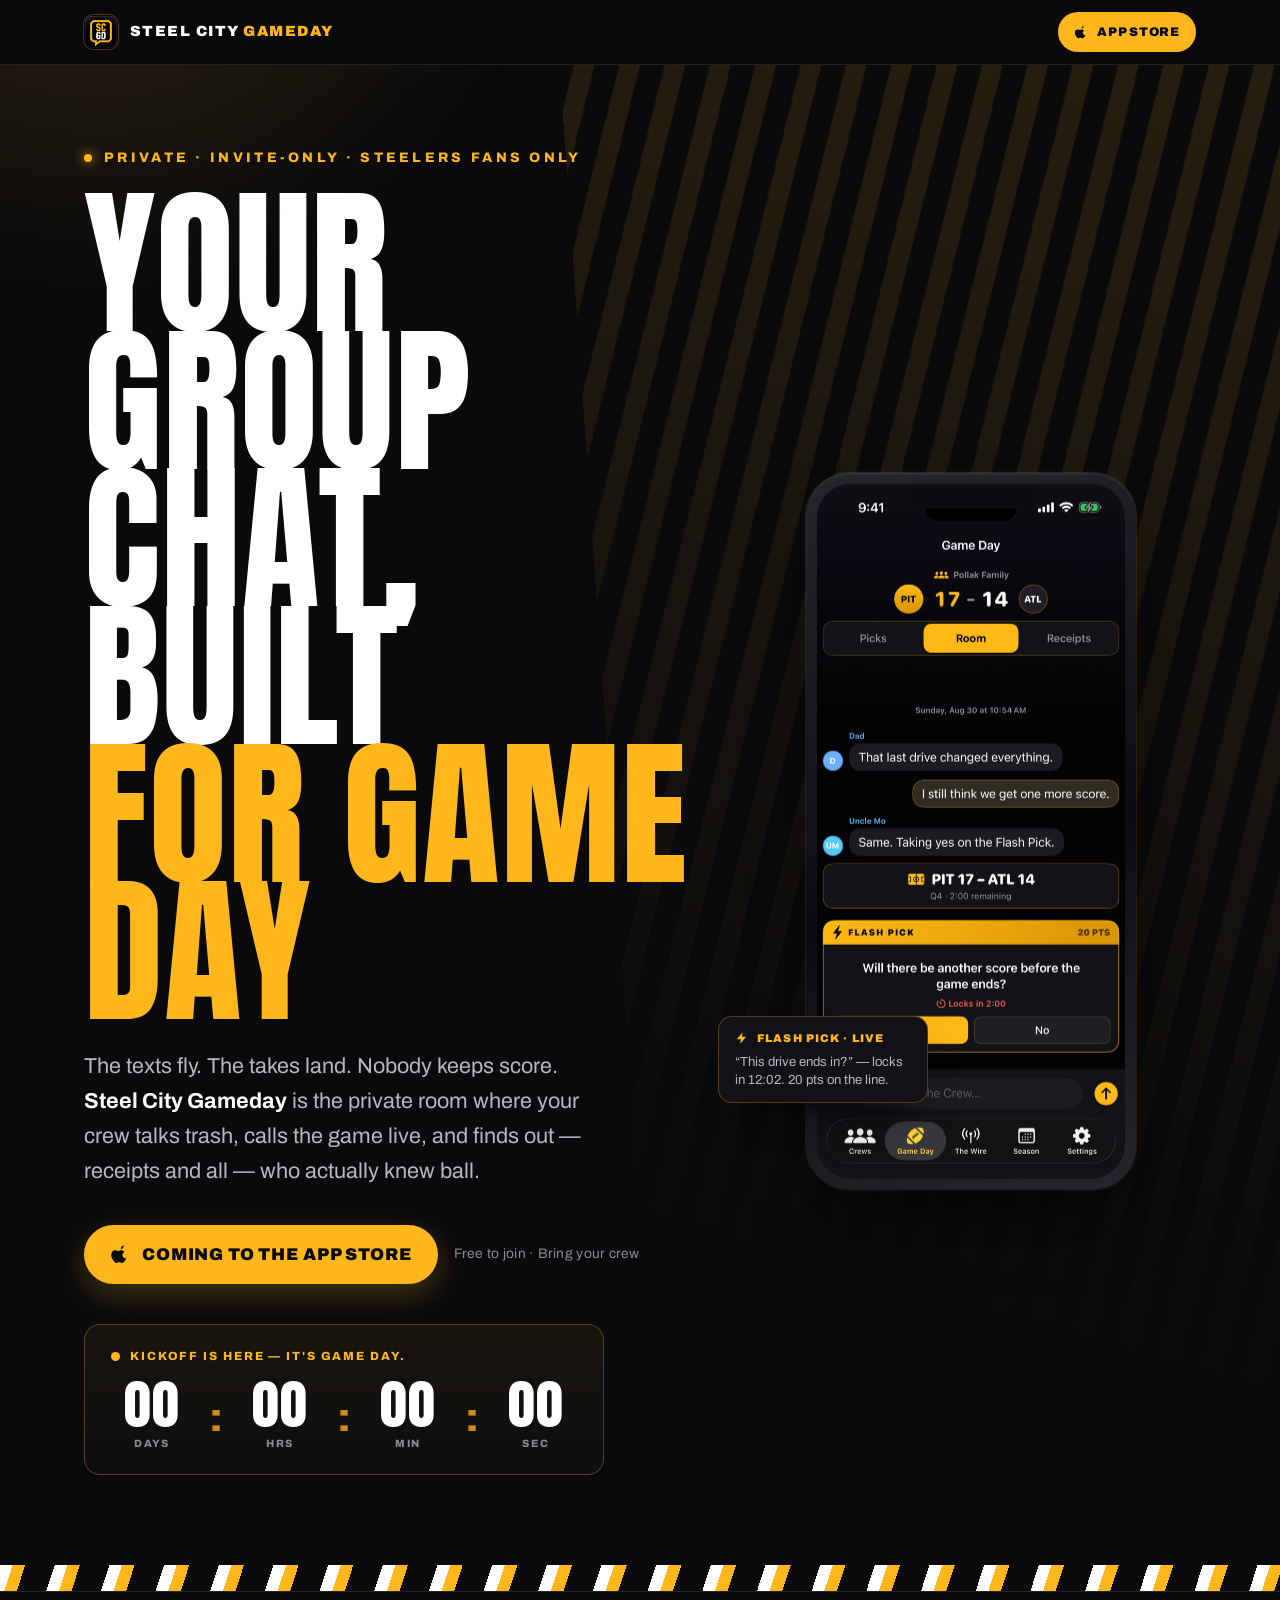
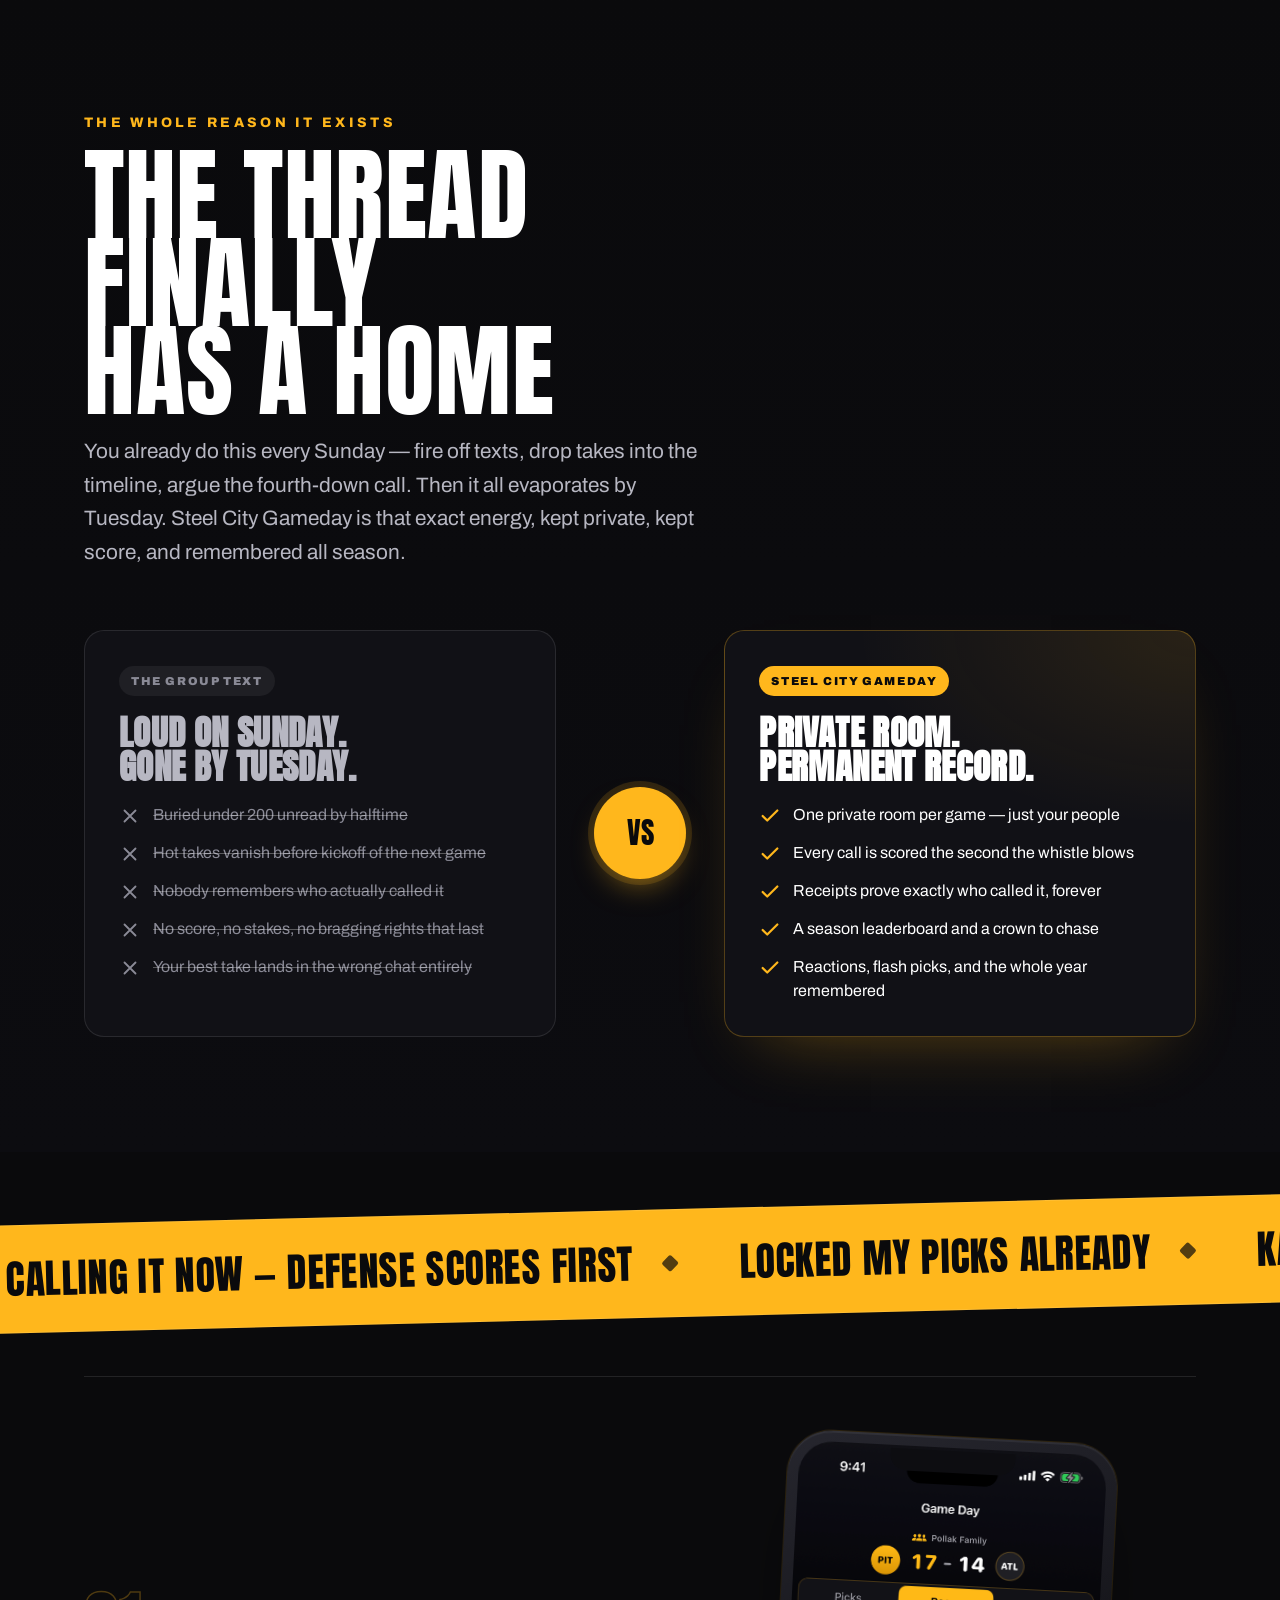
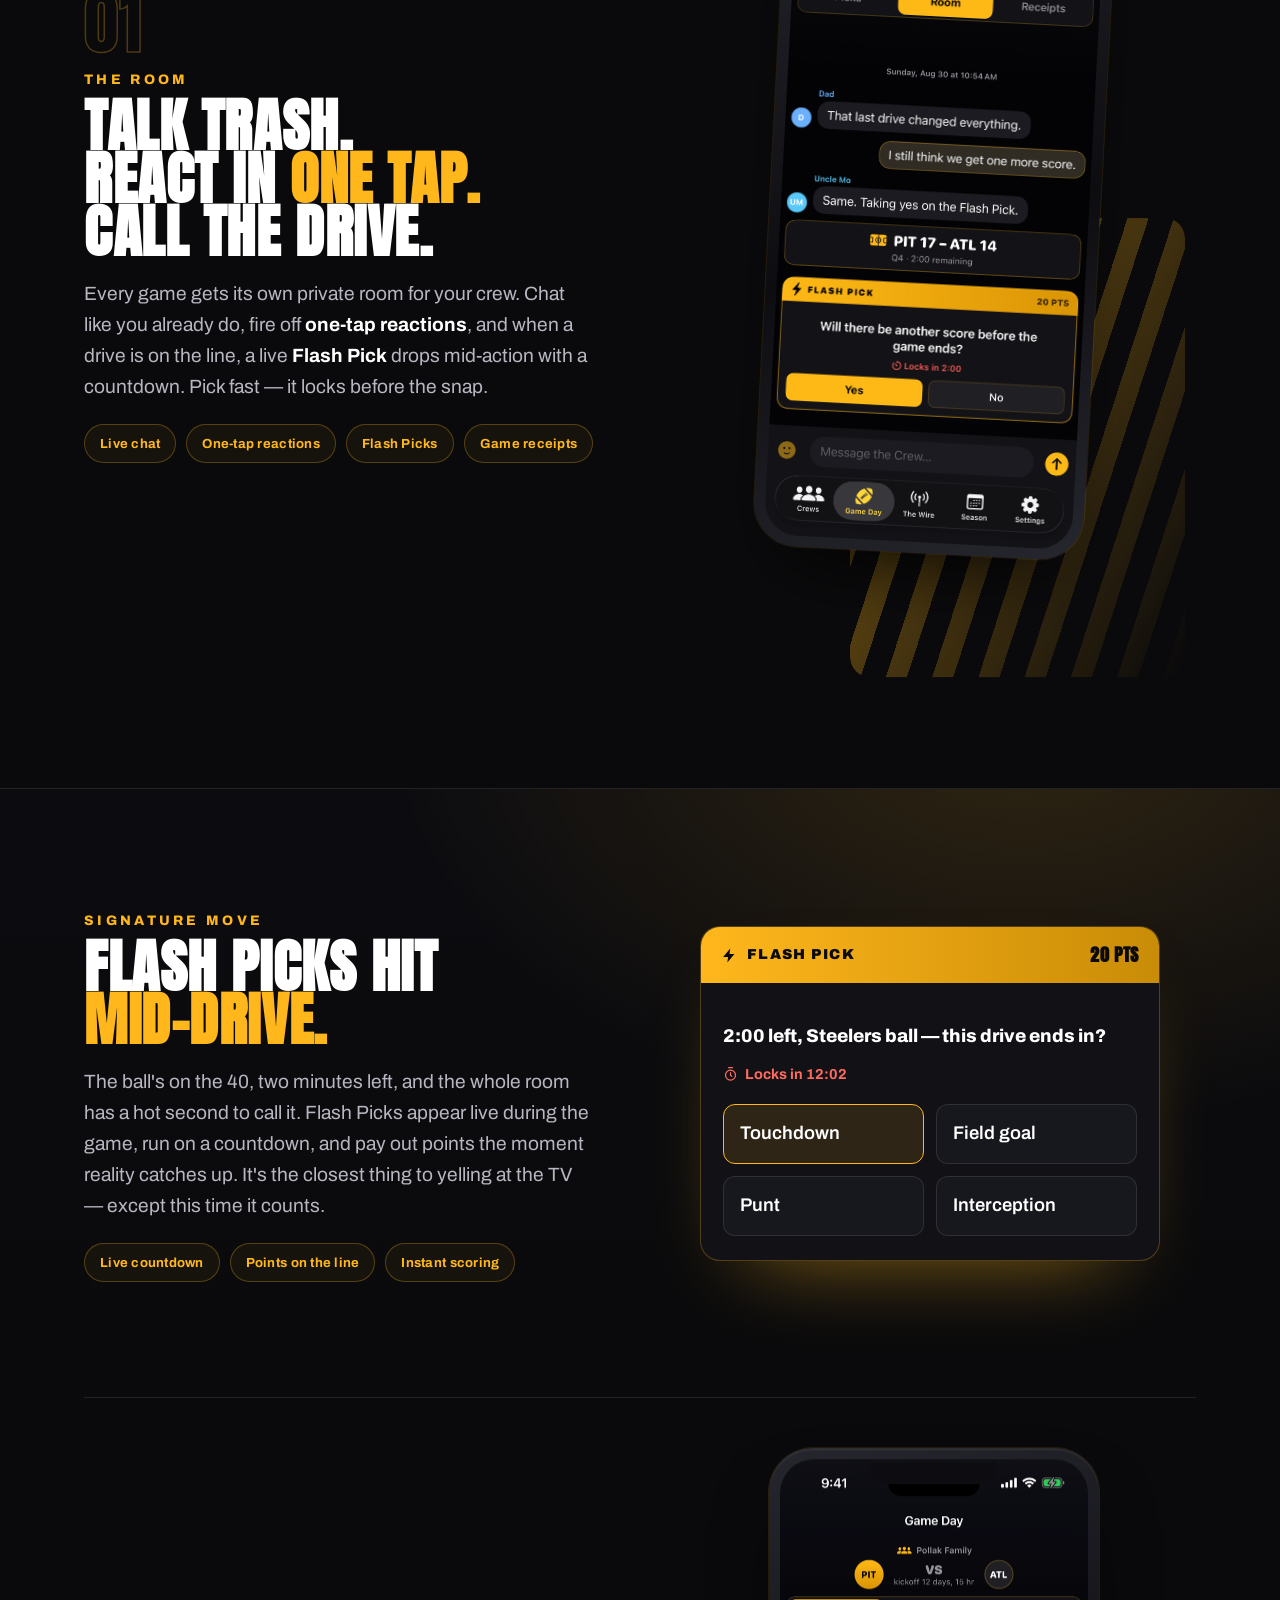
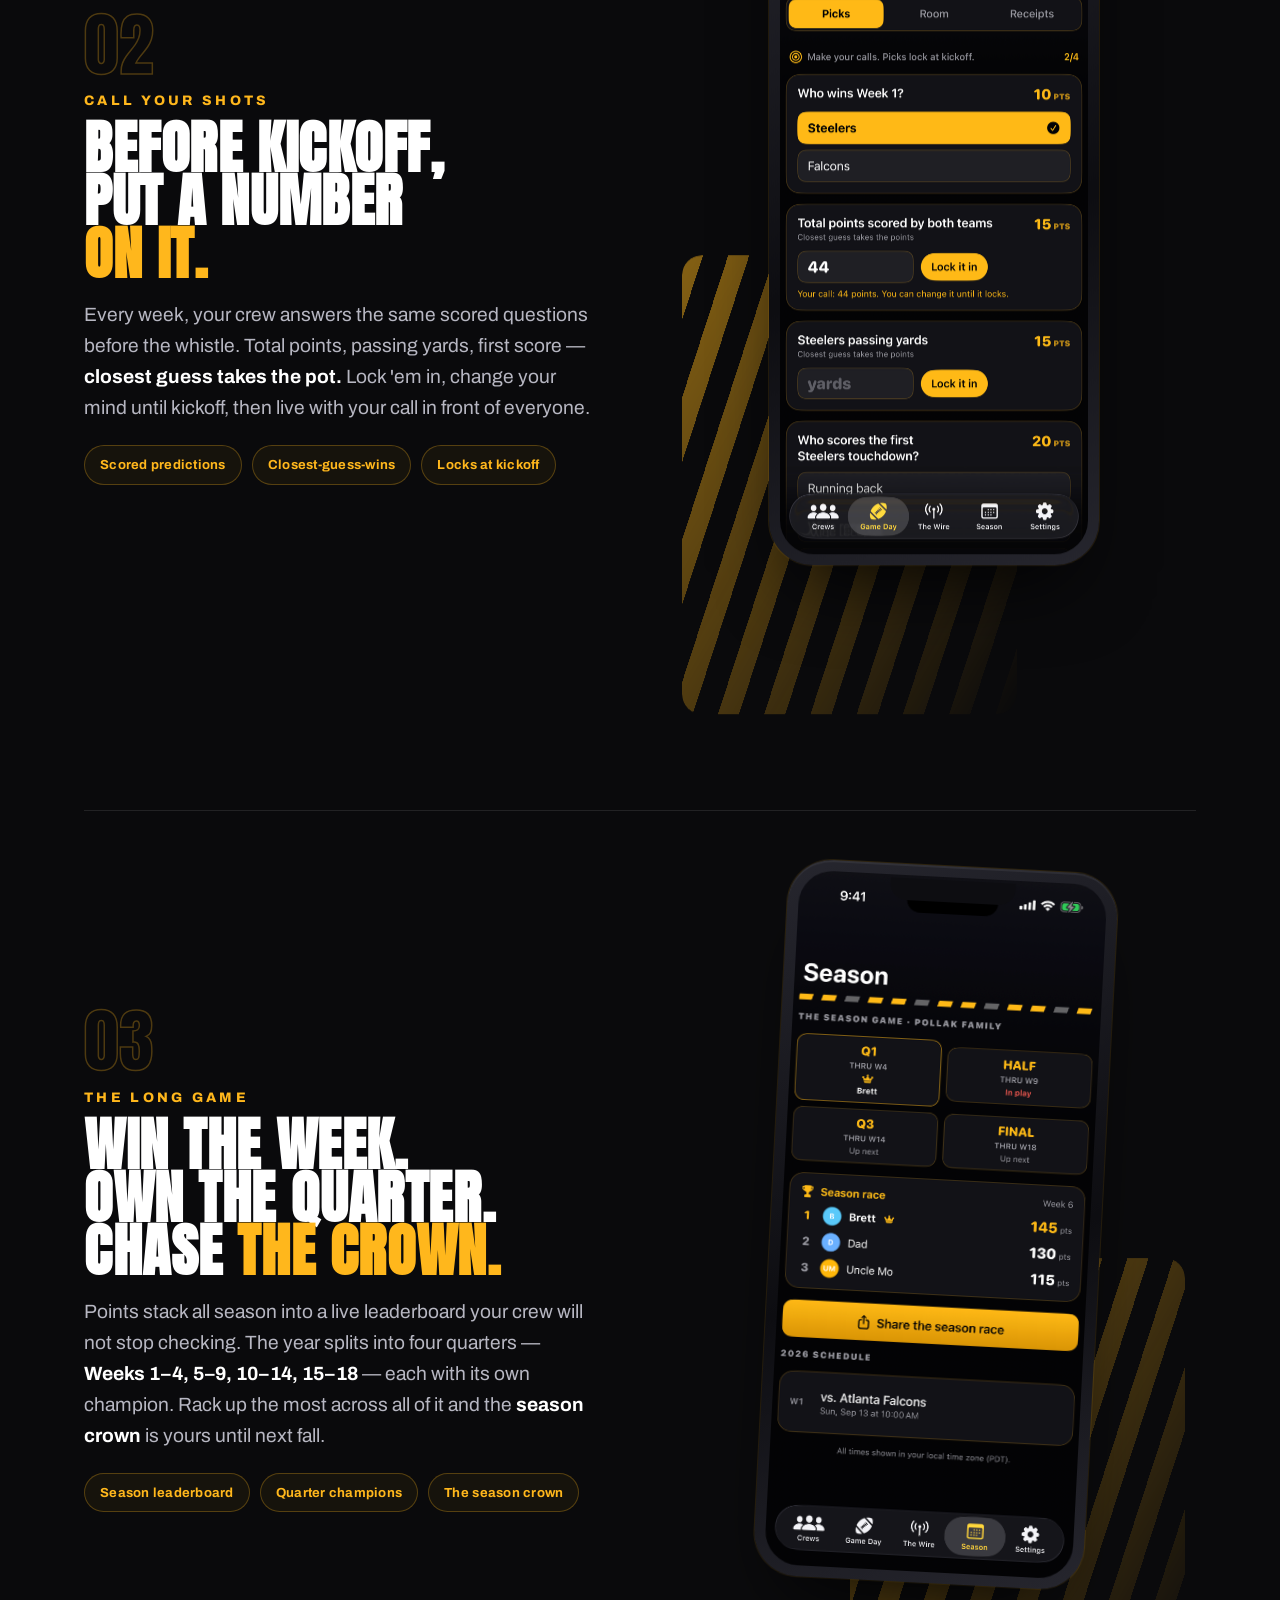
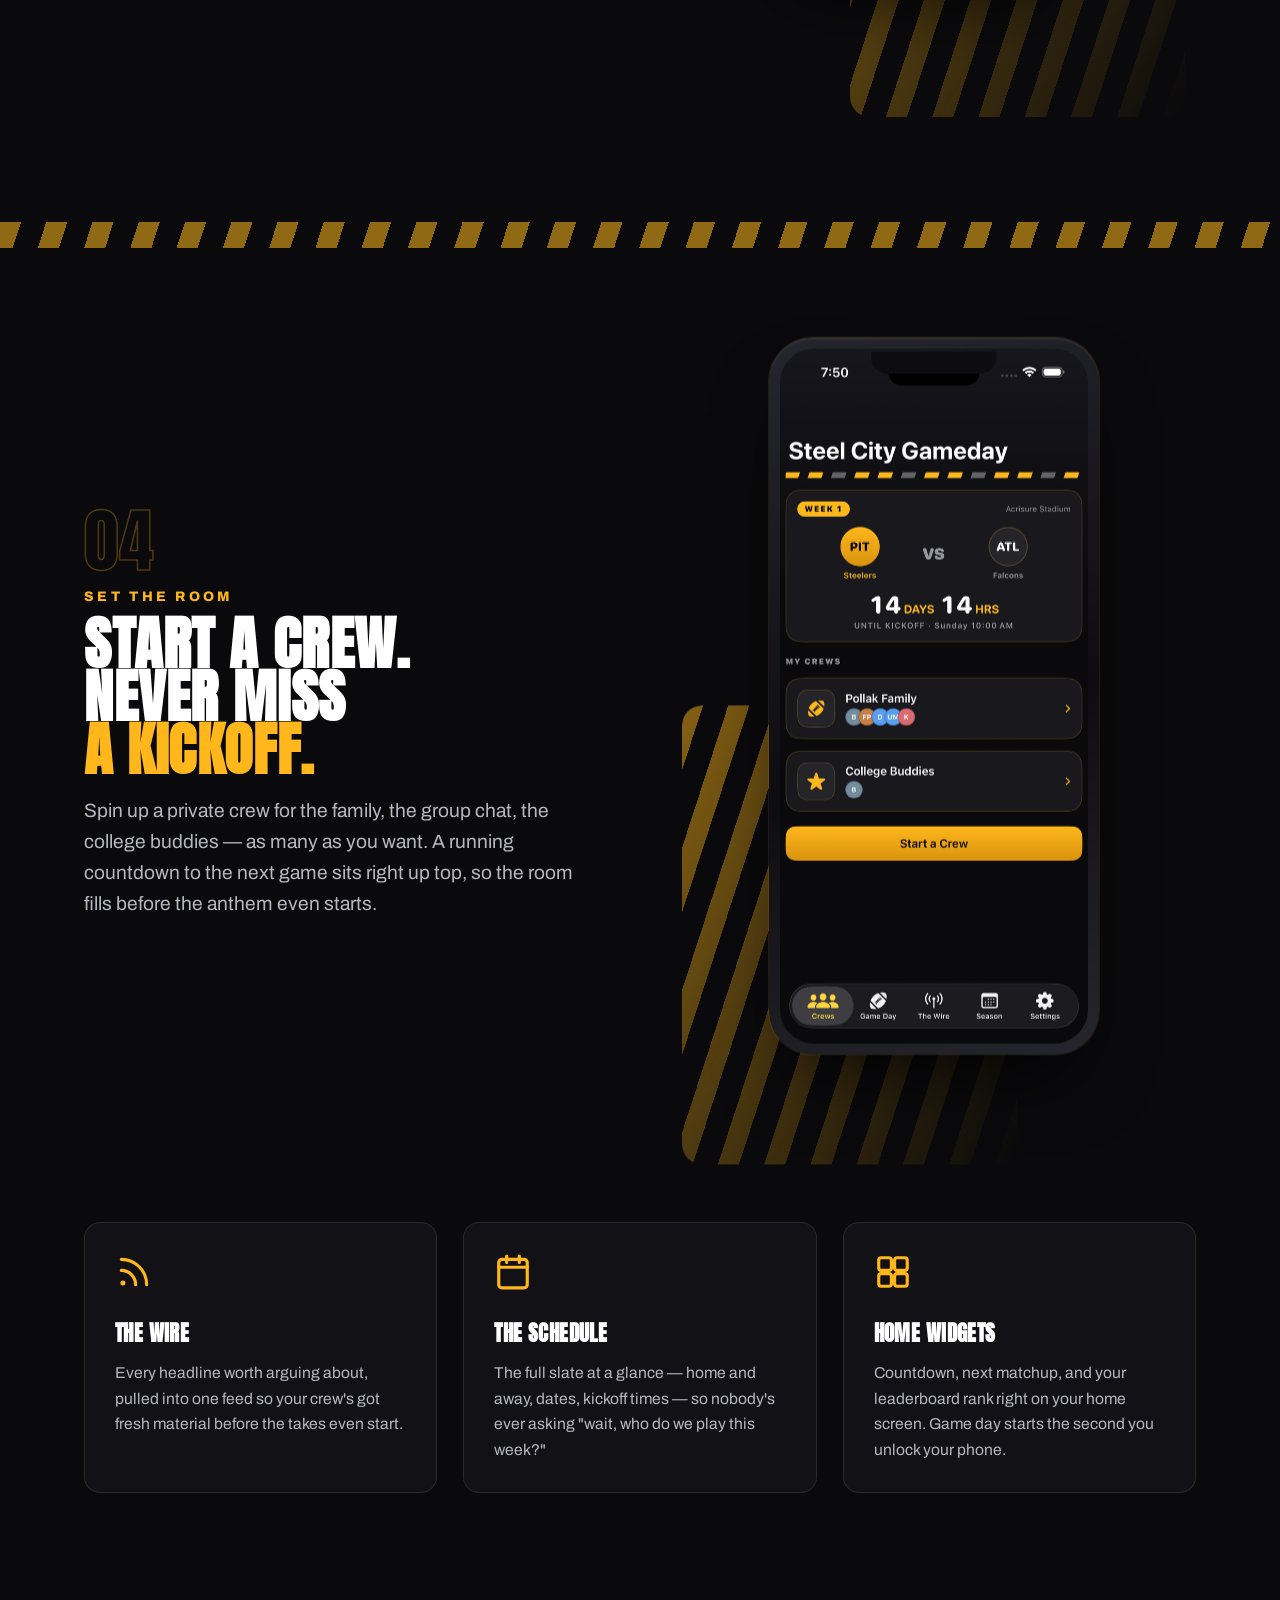
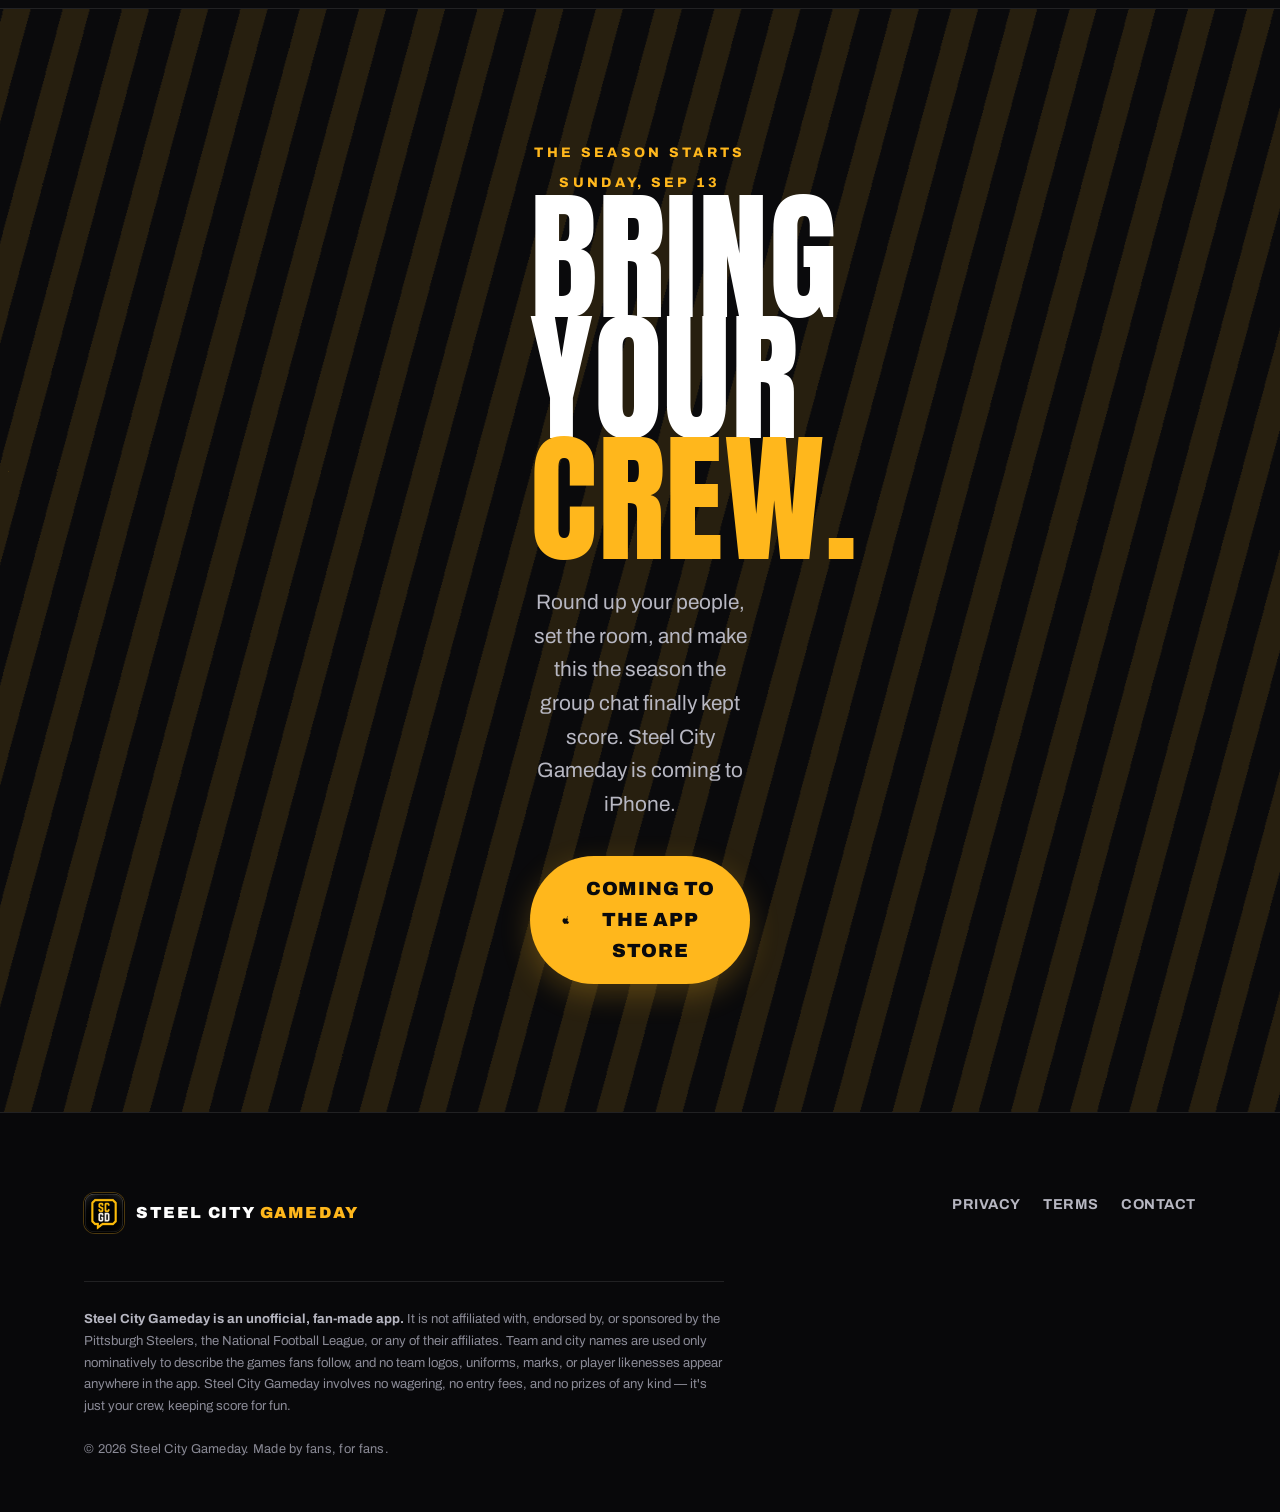
<file: variant-poster.html>
<!DOCTYPE html>
<html lang="en">
<head>
<meta charset="UTF-8" />
<meta name="viewport" content="width=device-width, initial-scale=1.0" />
<title>Steel City Gameday — Your Group Chat, Built for Game Day</title>
<meta name="description" content="A private, invite-only group-chat and prediction game for Pittsburgh Steelers fans. Talk trash, call the game, keep score all season. Coming to the App Store." />
<link rel="icon" href="assets/icon.png" />
<link rel="preconnect" href="https://fonts.googleapis.com" />
<link rel="preconnect" href="https://fonts.gstatic.com" crossorigin />
<link href="https://fonts.googleapis.com/css2?family=Anton&family=Archivo:ital,wght@0,400;0,500;0,600;0,700;0,800;0,900;1,600&family=Archivo+Black&display=swap" rel="stylesheet" />
<style>
  :root{
    --ink:#0A0A0C;
    --ink-2:#111116;
    --ink-3:#17171e;
    --gold:#FFB71C;
    --deep-gold:#C98C07;
    --white:#FFFFFF;
    --muted:#B7B7C2;
    --muted-2:#8A8A96;
    --line:rgba(255,255,255,.10);
    --line-gold:rgba(255,183,28,.28);
    --stripe-angle:108deg;
    --maxw:1240px;
    --ease:cubic-bezier(.2,.7,.2,1);
  }

  *{box-sizing:border-box;}
  html{scroll-behavior:smooth;}
  @media (prefers-reduced-motion: reduce){ html{scroll-behavior:auto;} }

  body{
    margin:0;
    background:var(--ink);
    color:var(--white);
    font-family:"Archivo",system-ui,-apple-system,"Segoe UI",Roboto,Helvetica,Arial,sans-serif;
    font-size:clamp(1rem,.95rem + .3vw,1.15rem);
    line-height:1.62;
    -webkit-font-smoothing:antialiased;
    text-rendering:optimizeLegibility;
    overflow-x:hidden;
  }

  a{color:inherit;}
  img{max-width:100%;display:block;}
  h1,h2,h3{margin:0;}

  ::selection{background:var(--gold);color:var(--ink);}

  .display{
    font-family:"Anton","Archivo Black",Impact,sans-serif;
    font-weight:400;
    letter-spacing:.005em;
    line-height:.86;
    text-transform:uppercase;
  }

  .wrap{max-width:var(--maxw);margin:0 auto;padding:0 clamp(20px,5vw,64px);}
  .gold{color:var(--gold);}
  .kicker{
    font-weight:800;
    text-transform:uppercase;
    letter-spacing:.24em;
    font-size:clamp(.7rem,.62rem + .3vw,.86rem);
    color:var(--gold);
  }
  .subtle{color:var(--muted);}

  /* ---------- Diagonal stripe motif (the towel wave) ---------- */
  .stripes{
    background-image:repeating-linear-gradient(
      var(--stripe-angle),
      var(--gold) 0,
      var(--gold) 20px,
      transparent 20px,
      transparent 44px
    );
    pointer-events:none;
  }
  .stripes--white{
    background-image:repeating-linear-gradient(
      var(--stripe-angle),
      var(--white) 0,
      var(--white) 12px,
      var(--gold) 12px,
      var(--gold) 24px,
      transparent 24px,
      transparent 52px
    );
  }
  .stripe-band{
    height:clamp(14px,2.4vw,26px);
    width:100%;
  }

  /* ---------- Top bar ---------- */
  header.bar{
    position:sticky;top:0;z-index:60;
    backdrop-filter:blur(12px);
    background:linear-gradient(180deg,rgba(10,10,12,.92),rgba(10,10,12,.66));
    border-bottom:1px solid var(--line);
  }
  .bar-inner{
    display:flex;align-items:center;justify-content:space-between;
    gap:16px;padding:12px clamp(16px,5vw,64px);
    max-width:var(--maxw);margin:0 auto;
  }
  .brand{display:flex;align-items:center;gap:12px;text-decoration:none;min-width:0;}
  .brand img{width:34px;height:34px;border-radius:9px;box-shadow:0 0 0 1px var(--line-gold);}
  .brand b{
    font-family:"Archivo",sans-serif;font-weight:900;
    text-transform:uppercase;letter-spacing:.10em;
    font-size:.92rem;white-space:nowrap;
  }
  .brand b span{color:var(--gold);}
  .bar .cta-sm{
    display:inline-flex;align-items:center;gap:9px;
    background:var(--gold);color:var(--ink);
    font-weight:900;text-transform:uppercase;letter-spacing:.06em;
    font-size:.78rem;text-decoration:none;
    padding:10px 16px;border-radius:999px;white-space:nowrap;
    transition:transform .2s var(--ease),box-shadow .2s var(--ease),background .2s var(--ease);
  }
  .bar .cta-sm:hover{transform:translateY(-1px);box-shadow:0 8px 24px rgba(255,183,28,.32);background:#ffc844;}
  .bar .cta-sm svg{width:14px;height:14px;}
  @media (max-width:560px){ .brand b{font-size:.8rem;letter-spacing:.06em;} }

  /* ---------- HERO ---------- */
  .hero{position:relative;overflow:hidden;padding:clamp(40px,6vw,84px) 0 clamp(52px,7vw,96px);}
  .hero-bg-stripe{
    position:absolute;z-index:0;
    top:-24%;right:-18%;
    width:70vw;height:150%;
    opacity:.16;
    transform:rotate(-4deg) translate3d(0,var(--px,0),0);
    -webkit-mask-image:linear-gradient(200deg,#000 0%,transparent 72%);
    mask-image:linear-gradient(200deg,#000 0%,transparent 72%);
    will-change:transform;
  }
  .hero-glow{
    position:absolute;z-index:0;
    top:-30%;left:-10%;
    width:60vw;height:60vw;max-width:760px;max-height:760px;
    background:radial-gradient(circle at 30% 30%,rgba(255,183,28,.16),transparent 62%);
    filter:blur(10px);pointer-events:none;
  }
  .hero-grid{
    position:relative;z-index:2;
    display:grid;
    grid-template-columns:minmax(0,1.15fr) minmax(0,.85fr);
    gap:clamp(24px,4vw,56px);
    align-items:center;
  }
  @media (max-width:900px){
    .hero-grid{grid-template-columns:1fr;gap:clamp(28px,7vw,44px);}
  }

  .hero-eyebrow{
    display:inline-flex;align-items:center;gap:12px;
    margin-bottom:clamp(16px,2.4vw,26px);
  }
  .hero-eyebrow .dot{width:8px;height:8px;border-radius:50%;background:var(--gold);box-shadow:0 0 12px var(--gold);}
  .hero h1{
    font-size:clamp(3.3rem,12.5vw,10.5rem);
    margin:0 0 clamp(18px,2.4vw,28px);
  }
  .hero h1 .row{display:block;}
  .hero h1 .stroke{
    color:transparent;
    -webkit-text-stroke:2px var(--gold);
    text-stroke:2px var(--gold);
  }
  .hero-sub{
    font-size:clamp(1.05rem,1rem + .5vw,1.35rem);
    color:var(--muted);
    max-width:44ch;
    margin:0 0 clamp(26px,3.4vw,36px);
  }
  .hero-sub b{color:var(--white);font-weight:700;}

  .cta-row{display:flex;flex-wrap:wrap;gap:16px;align-items:center;}
  .cta{
    display:inline-flex;align-items:center;gap:12px;
    background:var(--gold);color:var(--ink);
    font-family:"Archivo",sans-serif;font-weight:900;
    text-transform:uppercase;letter-spacing:.05em;
    font-size:clamp(.95rem,.9rem + .2vw,1.08rem);
    text-decoration:none;
    padding:16px 26px;border-radius:999px;
    box-shadow:0 10px 30px rgba(255,183,28,.24);
    transition:transform .22s var(--ease),box-shadow .22s var(--ease),background .22s var(--ease);
  }
  .cta:hover{transform:translateY(-2px) scale(1.02);box-shadow:0 16px 44px rgba(255,183,28,.42);background:#ffc844;}
  .cta:active{transform:translateY(0);}
  .cta svg{width:20px;height:20px;}
  .cta-note{font-size:.86rem;color:var(--muted-2);letter-spacing:.02em;}

  /* Countdown */
  .countdown{
    margin-top:clamp(28px,3.6vw,40px);
    border:1px solid var(--line-gold);
    border-radius:16px;
    background:linear-gradient(180deg,rgba(255,183,28,.06),rgba(255,255,255,.02));
    padding:clamp(16px,2.2vw,22px) clamp(18px,2.4vw,26px);
    max-width:520px;
  }
  .countdown-label{
    display:flex;align-items:center;gap:10px;
    font-weight:800;text-transform:uppercase;letter-spacing:.16em;
    font-size:.74rem;color:var(--gold);margin-bottom:14px;
  }
  .countdown-label .pulse{
    width:9px;height:9px;border-radius:50%;background:var(--gold);
    box-shadow:0 0 0 0 rgba(255,183,28,.6);
    animation:pulse 2s infinite;
  }
  @keyframes pulse{
    0%{box-shadow:0 0 0 0 rgba(255,183,28,.55);}
    70%{box-shadow:0 0 0 12px rgba(255,183,28,0);}
    100%{box-shadow:0 0 0 0 rgba(255,183,28,0);}
  }
  @media (prefers-reduced-motion: reduce){ .countdown-label .pulse{animation:none;} }
  .cd-cells{display:flex;gap:clamp(8px,1.6vw,18px);align-items:flex-end;}
  .cd-cell{text-align:center;min-width:0;flex:1;}
  .cd-num{
    font-family:"Anton",sans-serif;
    font-size:clamp(2.1rem,7vw,3.4rem);
    line-height:.9;
    color:var(--white);
    font-variant-numeric:tabular-nums;
    letter-spacing:.01em;
  }
  .cd-unit{
    display:block;margin-top:6px;
    font-size:.66rem;font-weight:800;letter-spacing:.18em;
    text-transform:uppercase;color:var(--muted-2);
  }
  .cd-colon{font-family:"Anton",sans-serif;font-size:clamp(1.6rem,5vw,2.6rem);color:var(--deep-gold);line-height:1.2;padding-bottom:.5rem;}

  /* Phone frame */
  .hero-phone-wrap{display:flex;justify-content:center;position:relative;}
  .phone{
    position:relative;
    width:min(330px,80vw);
    aspect-ratio:620/1347;
    border-radius:44px;
    padding:11px;
    background:linear-gradient(160deg,#26262e,#0d0d11 55%,#26262e);
    box-shadow:
      0 2px 0 rgba(255,255,255,.06) inset,
      0 40px 80px -30px rgba(0,0,0,.9),
      0 0 0 1px rgba(255,183,28,.14);
    transform:translate3d(0,var(--px,0),0);
    will-change:transform;
  }
  .phone::before{
    content:"";position:absolute;top:14px;left:50%;transform:translateX(-50%);
    width:38%;height:22px;background:#0d0d11;border-radius:0 0 16px 16px;z-index:3;
  }
  .phone img{width:100%;height:100%;object-fit:cover;border-radius:34px;display:block;background:var(--ink-2);}
  .phone-tilt{transform:rotate(3deg) translate3d(0,var(--px,0),0);}

  .hero-badge{
    position:absolute;z-index:4;
    left:-6%;bottom:9%;
    background:var(--ink-2);
    border:1px solid var(--line-gold);
    border-radius:14px;padding:12px 16px;
    box-shadow:0 20px 40px -18px rgba(0,0,0,.8);
    max-width:210px;
  }
  .hero-badge .lp{display:flex;align-items:center;gap:8px;font-weight:900;letter-spacing:.1em;text-transform:uppercase;font-size:.7rem;color:var(--gold);margin-bottom:6px;}
  .hero-badge p{margin:0;font-size:.82rem;color:var(--muted);line-height:1.4;}
  .hero-badge .lp svg{width:14px;height:14px;}
  @media (max-width:900px){ .hero-badge{left:auto;right:2%;} }
  @media (max-width:420px){ .hero-badge{display:none;} }

  /* ---------- Section scaffolding ---------- */
  section{position:relative;}
  .band{padding:clamp(64px,9vw,128px) 0;}
  .sec-head{max-width:62ch;}
  .sec-title{
    font-size:clamp(2.4rem,8vw,6.5rem);
    margin:14px 0 0;
  }
  .sec-lead{
    font-size:clamp(1.05rem,1rem + .4vw,1.3rem);
    color:var(--muted);max-width:52ch;margin:20px 0 0;
  }

  /* ---------- Contrast / wedge ---------- */
  .wedge{background:linear-gradient(180deg,var(--ink),#0c0c10);border-top:1px solid var(--line);}
  .versus{
    display:grid;grid-template-columns:1fr auto 1fr;gap:clamp(18px,3vw,40px);
    align-items:stretch;margin-top:clamp(36px,5vw,60px);
  }
  @media (max-width:820px){
    .versus{grid-template-columns:1fr;gap:20px;}
    .vs-orb{justify-self:center;}
  }
  .col{
    border-radius:20px;padding:clamp(22px,3vw,34px);
    border:1px solid var(--line);
    background:var(--ink-2);
  }
  .col.old{opacity:.9;}
  .col.new{
    border-color:var(--line-gold);
    background:
      radial-gradient(120% 80% at 100% 0%,rgba(255,183,28,.10),transparent 60%),
      var(--ink-2);
    box-shadow:0 30px 70px -40px rgba(255,183,28,.4);
  }
  .col-tag{
    display:inline-block;font-weight:900;text-transform:uppercase;
    letter-spacing:.14em;font-size:.72rem;padding:6px 12px;border-radius:999px;margin-bottom:20px;
  }
  .col.old .col-tag{background:rgba(255,255,255,.06);color:var(--muted-2);}
  .col.new .col-tag{background:var(--gold);color:var(--ink);}
  .col h3{
    font-family:"Anton",sans-serif;text-transform:uppercase;
    font-size:clamp(1.5rem,1.2rem + 1.4vw,2.2rem);line-height:.95;margin-bottom:20px;letter-spacing:.01em;
  }
  .col.old h3{color:var(--muted);}
  .clist{list-style:none;margin:0;padding:0;display:flex;flex-direction:column;gap:14px;}
  .clist li{display:flex;gap:12px;align-items:flex-start;font-size:1rem;line-height:1.45;}
  .clist .ic{flex:none;width:22px;height:22px;margin-top:2px;}
  .col.old .clist li{color:var(--muted-2);}
  .col.old .clist li s{text-decoration:line-through;text-decoration-color:rgba(255,255,255,.3);}
  .col.new .clist li{color:var(--white);}
  .vs-orb{
    align-self:center;
    width:clamp(64px,8vw,92px);height:clamp(64px,8vw,92px);border-radius:50%;
    display:grid;place-items:center;
    font-family:"Anton",sans-serif;font-size:clamp(1.3rem,2.4vw,1.8rem);
    color:var(--ink);background:var(--gold);
    box-shadow:0 0 0 6px rgba(255,183,28,.15),0 14px 30px -10px rgba(255,183,28,.5);
  }

  /* ---------- Marquee ---------- */
  .marquee-wrap{
    border-top:1px solid var(--line);border-bottom:1px solid var(--line);
    background:var(--gold);color:var(--ink);
    padding:clamp(14px,2vw,20px) 0;overflow:hidden;
    transform:rotate(-1.4deg) scale(1.04);
    margin:clamp(30px,6vw,60px) 0;
  }
  .marquee{display:flex;width:max-content;animation:scrollx 38s linear infinite;}
  .marquee.rev{animation-direction:reverse;}
  .marquee:hover{animation-play-state:paused;}
  .marquee span{
    font-family:"Anton",sans-serif;text-transform:uppercase;
    font-size:clamp(1.3rem,3.4vw,2.4rem);letter-spacing:.02em;
    padding:0 clamp(16px,2.4vw,30px);white-space:nowrap;
    display:inline-flex;align-items:center;gap:clamp(16px,2.4vw,30px);
  }
  .marquee span::after{content:"";width:12px;height:12px;border-radius:2px;background:var(--ink);transform:rotate(45deg);opacity:.7;}
  @keyframes scrollx{from{transform:translateX(0);}to{transform:translateX(-50%);}}
  @media (prefers-reduced-motion: reduce){
    .marquee{animation:none;flex-wrap:wrap;width:100%;}
    .marquee-wrap{transform:none;}
  }

  /* ---------- Feature rows ---------- */
  .feature{
    display:grid;grid-template-columns:minmax(0,1fr) minmax(0,1fr);
    gap:clamp(28px,5vw,72px);align-items:center;
    padding:clamp(48px,7vw,92px) 0;
    border-top:1px solid var(--line);
  }
  .feature.flip .f-media{order:2;}
  @media (max-width:860px){
    .feature{grid-template-columns:1fr;gap:clamp(28px,7vw,44px);}
    .feature.flip .f-media{order:0;}
  }
  .f-num{
    font-family:"Anton",sans-serif;color:transparent;
    -webkit-text-stroke:1.5px var(--line-gold);
    font-size:clamp(2.4rem,6vw,4.4rem);line-height:1;display:block;margin-bottom:6px;
  }
  .f-title{
    font-family:"Anton",sans-serif;text-transform:uppercase;
    font-size:clamp(2rem,1.4rem + 3vw,3.6rem);line-height:.92;margin:6px 0 18px;letter-spacing:.01em;
  }
  .f-title em{font-style:normal;color:var(--gold);}
  .f-body{color:var(--muted);font-size:clamp(1.02rem,1rem + .3vw,1.2rem);max-width:46ch;}
  .f-body b{color:var(--white);font-weight:700;}
  .chips{display:flex;flex-wrap:wrap;gap:10px;margin-top:22px;}
  .chip{
    border:1px solid var(--line-gold);border-radius:999px;
    padding:8px 15px;font-size:.82rem;font-weight:700;letter-spacing:.02em;
    color:var(--gold);background:rgba(255,183,28,.05);
  }
  .f-media{position:relative;display:flex;justify-content:center;}
  .f-media .stripe-accent{
    position:absolute;inset:auto;z-index:0;
    width:64%;height:64%;bottom:-6%;right:2%;
    opacity:.5;border-radius:20px;
    transform:translate3d(0,var(--px,0),0);
    -webkit-mask-image:linear-gradient(120deg,#000,transparent);
    mask-image:linear-gradient(120deg,#000,transparent);
    will-change:transform;
  }
  .f-media .phone{z-index:2;}

  /* ---------- Flash pick spotlight ---------- */
  .flash{
    background:
      radial-gradient(90% 120% at 80% -10%,rgba(255,183,28,.14),transparent 55%),
      linear-gradient(180deg,#0c0c10,var(--ink));
    border-top:1px solid var(--line);
  }
  .flash-grid{display:grid;grid-template-columns:minmax(0,1fr) minmax(0,.9fr);gap:clamp(30px,5vw,64px);align-items:center;}
  @media (max-width:860px){ .flash-grid{grid-template-columns:1fr;} }
  .flash-card{
    border-radius:20px;overflow:hidden;
    border:1px solid var(--line-gold);
    background:var(--ink-2);
    box-shadow:0 40px 90px -50px rgba(255,183,28,.6);
    max-width:460px;width:100%;justify-self:center;
  }
  .flash-top{
    background:linear-gradient(90deg,var(--gold),var(--deep-gold));
    color:var(--ink);display:flex;align-items:center;justify-content:space-between;
    padding:14px 20px;font-weight:900;text-transform:uppercase;letter-spacing:.08em;
  }
  .flash-top .lbl{display:flex;align-items:center;gap:9px;font-size:.9rem;}
  .flash-top .lbl svg{width:17px;height:17px;}
  .flash-top .pts{font-family:"Anton",sans-serif;font-size:1.1rem;letter-spacing:.02em;}
  .flash-body{padding:22px 22px 24px;}
  .flash-q{font-weight:800;font-size:1.15rem;line-height:1.35;margin-bottom:8px;}
  .flash-lock{color:#ff6b5e;font-weight:700;font-size:.9rem;display:flex;align-items:center;gap:7px;margin-bottom:18px;}
  .flash-lock svg{width:15px;height:15px;}
  .flash-opts{display:grid;grid-template-columns:1fr 1fr;gap:12px;}
  .flash-opt{
    border:1px solid var(--line);border-radius:12px;padding:14px 16px;
    background:var(--ink-3);font-weight:600;transition:border-color .2s var(--ease),transform .2s var(--ease),background .2s var(--ease);cursor:default;
  }
  .flash-opt:hover{border-color:var(--gold);background:rgba(255,183,28,.08);transform:translateY(-2px);}
  .flash-opt.hot{border-color:var(--gold);background:rgba(255,183,28,.12);}

  /* ---------- Everything-else strip ---------- */
  .grid-mini{
    display:grid;grid-template-columns:repeat(3,1fr);gap:clamp(16px,2.4vw,26px);
    margin-top:clamp(34px,5vw,52px);
  }
  @media (max-width:760px){ .grid-mini{grid-template-columns:1fr;} }
  .mini{
    border:1px solid var(--line);border-radius:16px;padding:clamp(22px,3vw,30px);
    background:var(--ink-2);transition:border-color .25s var(--ease),transform .25s var(--ease);
  }
  .mini:hover{border-color:var(--line-gold);transform:translateY(-4px);}
  .mini .mi{width:38px;height:38px;color:var(--gold);margin-bottom:16px;}
  .mini h4{font-family:"Anton",sans-serif;text-transform:uppercase;font-size:1.3rem;letter-spacing:.02em;margin:0 0 10px;}
  .mini p{margin:0;color:var(--muted);font-size:.98rem;}

  /* ---------- Final CTA ---------- */
  .finale{position:relative;overflow:hidden;padding:clamp(72px,10vw,150px) 0;text-align:center;border-top:1px solid var(--line);}
  .finale .fin-stripe{position:absolute;inset:0;z-index:0;opacity:.12;transform:rotate(-3deg) scale(1.3) translate3d(0,var(--px,0),0);will-change:transform;}
  .finale-inner{position:relative;z-index:2;max-width:20ch;margin:0 auto;}
  .finale h2{font-size:clamp(3rem,11vw,9rem);margin:0 0 26px;}
  .finale h2 em{font-style:normal;color:var(--gold);}
  .finale p{color:var(--muted);max-width:46ch;margin:0 auto 34px;font-size:clamp(1.05rem,1rem + .4vw,1.3rem);}
  .finale .cta{font-size:clamp(1rem,.95rem + .3vw,1.2rem);padding:18px 32px;}

  /* ---------- Footer ---------- */
  footer{background:#08080a;border-top:1px solid var(--line);padding:clamp(48px,7vw,80px) 0 40px;}
  .foot-top{display:flex;flex-wrap:wrap;justify-content:space-between;gap:28px;align-items:flex-start;}
  .foot-brand{display:flex;align-items:center;gap:12px;}
  .foot-brand img{width:40px;height:40px;border-radius:11px;box-shadow:0 0 0 1px var(--line-gold);}
  .foot-brand b{font-family:"Archivo",sans-serif;font-weight:900;text-transform:uppercase;letter-spacing:.1em;font-size:1rem;}
  .foot-brand b span{color:var(--gold);}
  .foot-links{display:flex;flex-wrap:wrap;gap:22px;align-items:center;}
  .foot-links a{
    text-decoration:none;color:var(--muted);font-weight:700;
    font-size:.9rem;letter-spacing:.04em;text-transform:uppercase;
    transition:color .2s var(--ease);
  }
  .foot-links a:hover{color:var(--gold);}
  .disclaimer{
    margin-top:clamp(32px,5vw,48px);padding-top:26px;border-top:1px solid var(--line);
    color:var(--muted-2);font-size:.82rem;line-height:1.65;max-width:80ch;
  }
  .disclaimer strong{color:var(--muted);font-weight:700;}
  .copyr{margin-top:22px;color:var(--muted-2);font-size:.8rem;letter-spacing:.02em;}

  /* ---------- Scroll reveal ---------- */
  .reveal{opacity:0;transform:translateY(34px);transition:opacity .8s var(--ease),transform .8s var(--ease);}
  .reveal.in{opacity:1;transform:none;}
  .reveal.d1{transition-delay:.08s;}
  .reveal.d2{transition-delay:.16s;}
  .reveal.d3{transition-delay:.24s;}
  @media (prefers-reduced-motion: reduce){
    .reveal{opacity:1;transform:none;transition:none;}
  }

  .visually-hidden{position:absolute;width:1px;height:1px;overflow:hidden;clip:rect(0 0 0 0);white-space:nowrap;}
</style>
</head>
<body>

<a class="visually-hidden" href="#main">Skip to content</a>

<!-- ============ TOP BAR ============ -->
<header class="bar">
  <div class="bar-inner">
    <a class="brand" href="#top" aria-label="Steel City Gameday home">
      <img src="assets/icon.png" alt="Steel City Gameday app icon" />
      <b>Steel City <span>Gameday</span></b>
    </a>
    <a class="cta-sm" href="#download">
      <svg viewBox="0 0 24 24" fill="currentColor" aria-hidden="true"><path d="M16.5 1.9c.1 1-.3 2-.9 2.8-.7.8-1.7 1.4-2.7 1.3-.1-1 .3-2 .9-2.7.7-.8 1.8-1.4 2.7-1.4zM19.6 17c-.5 1.1-.7 1.6-1.3 2.6-.9 1.4-2.1 3.1-3.6 3.1-1.4 0-1.7-.9-3.6-.9-1.8 0-2.2.9-3.5.9-1.6 0-2.7-1.5-3.6-2.9C1.1 16.4.8 12 2.4 9.6c.9-1.3 2.4-2.1 3.9-2.1 1.5 0 2.4.9 3.6.9 1.2 0 1.9-.9 3.6-.9 1.3 0 2.7.7 3.7 2-3.2 1.7-2.7 6.3.4 7.5z"/></svg>
      App Store
    </a>
  </div>
</header>

<main id="main">
<a id="top"></a>

<!-- ============ HERO ============ -->
<section class="hero">
  <div class="hero-glow" aria-hidden="true"></div>
  <div class="hero-bg-stripe stripes" data-parallax="0.18" aria-hidden="true"></div>
  <div class="wrap hero-grid">
    <div class="hero-copy">
      <span class="hero-eyebrow reveal">
        <span class="dot" aria-hidden="true"></span>
        <span class="kicker">Private · Invite-only · Steelers fans only</span>
      </span>
      <h1 class="display reveal d1">
        <span class="row">Your group</span>
        <span class="row">chat, built</span>
        <span class="row"><span class="gold">for game day</span></span>
      </h1>
      <p class="hero-sub reveal d2">
        The texts fly. The takes land. Nobody keeps score. <b>Steel City Gameday</b> is the private room where your crew talks trash, calls the game live, and finds out — receipts and all — who actually knew ball.
      </p>
      <div class="cta-row reveal d3">
        <a class="cta" href="#download">
          <svg viewBox="0 0 24 24" fill="currentColor" aria-hidden="true"><path d="M16.5 1.9c.1 1-.3 2-.9 2.8-.7.8-1.7 1.4-2.7 1.3-.1-1 .3-2 .9-2.7.7-.8 1.8-1.4 2.7-1.4zM19.6 17c-.5 1.1-.7 1.6-1.3 2.6-.9 1.4-2.1 3.1-3.6 3.1-1.4 0-1.7-.9-3.6-.9-1.8 0-2.2.9-3.5.9-1.6 0-2.7-1.5-3.6-2.9C1.1 16.4.8 12 2.4 9.6c.9-1.3 2.4-2.1 3.9-2.1 1.5 0 2.4.9 3.6.9 1.2 0 1.9-.9 3.6-.9 1.3 0 2.7.7 3.7 2-3.2 1.7-2.7 6.3.4 7.5z"/></svg>
          Coming to the App Store
        </a>
        <span class="cta-note">Free to join · Bring your crew</span>
      </div>

      <div class="countdown reveal d3" role="timer" aria-live="off" aria-label="Countdown to Week 1 kickoff">
        <div class="countdown-label"><span class="pulse" aria-hidden="true"></span> Kickoff — Week 1 · Sun Sep 13, 1:00 PM ET</div>
        <div class="cd-cells" id="countdown">
          <div class="cd-cell"><div class="cd-num" id="cd-days">--</div><span class="cd-unit">Days</span></div>
          <div class="cd-colon" aria-hidden="true">:</div>
          <div class="cd-cell"><div class="cd-num" id="cd-hours">--</div><span class="cd-unit">Hrs</span></div>
          <div class="cd-colon" aria-hidden="true">:</div>
          <div class="cd-cell"><div class="cd-num" id="cd-mins">--</div><span class="cd-unit">Min</span></div>
          <div class="cd-colon" aria-hidden="true">:</div>
          <div class="cd-cell"><div class="cd-num" id="cd-secs">--</div><span class="cd-unit">Sec</span></div>
        </div>
      </div>
    </div>

    <div class="hero-phone-wrap reveal d2">
      <div class="phone" data-parallax="-0.06">
        <img src="assets/room.png" width="620" height="1347"
             alt="The Pollak Family crew's private game-day room: a live chat thread with one-tap reactions and a gold Flash Pick card counting down to lock." />
      </div>
      <div class="hero-badge" aria-hidden="true">
        <div class="lp">
          <svg viewBox="0 0 24 24" fill="currentColor"><path d="M13 2 3 14h7l-1 8 10-12h-7l1-8z"/></svg>
          Flash Pick · Live
        </div>
        <p>“This drive ends in?” — locks in 12:02. 20 pts on the line.</p>
      </div>
    </div>
  </div>
</section>

<div class="stripe-band stripes--white" aria-hidden="true"></div>

<!-- ============ THE WEDGE ============ -->
<section class="band wedge" id="why">
  <div class="wrap">
    <div class="sec-head reveal">
      <span class="kicker">The whole reason it exists</span>
      <h2 class="sec-title display">The thread finally<br/>has a home</h2>
      <p class="sec-lead">You already do this every Sunday — fire off texts, drop takes into the timeline, argue the fourth-down call. Then it all evaporates by Tuesday. Steel City Gameday is that exact energy, kept private, kept score, and remembered all season.</p>
    </div>

    <div class="versus">
      <div class="col old reveal">
        <span class="col-tag">The group text</span>
        <h3>Loud on Sunday.<br/>Gone by Tuesday.</h3>
        <ul class="clist">
          <li><svg class="ic" viewBox="0 0 24 24" fill="none" stroke="#8A8A96" stroke-width="2" aria-hidden="true"><path d="M18 6 6 18M6 6l12 12" stroke-linecap="round"/></svg><s>Buried under 200 unread by halftime</s></li>
          <li><svg class="ic" viewBox="0 0 24 24" fill="none" stroke="#8A8A96" stroke-width="2" aria-hidden="true"><path d="M18 6 6 18M6 6l12 12" stroke-linecap="round"/></svg><s>Hot takes vanish before kickoff of the next game</s></li>
          <li><svg class="ic" viewBox="0 0 24 24" fill="none" stroke="#8A8A96" stroke-width="2" aria-hidden="true"><path d="M18 6 6 18M6 6l12 12" stroke-linecap="round"/></svg><s>Nobody remembers who actually called it</s></li>
          <li><svg class="ic" viewBox="0 0 24 24" fill="none" stroke="#8A8A96" stroke-width="2" aria-hidden="true"><path d="M18 6 6 18M6 6l12 12" stroke-linecap="round"/></svg><s>No score, no stakes, no bragging rights that last</s></li>
          <li><svg class="ic" viewBox="0 0 24 24" fill="none" stroke="#8A8A96" stroke-width="2" aria-hidden="true"><path d="M18 6 6 18M6 6l12 12" stroke-linecap="round"/></svg><s>Your best take lands in the wrong chat entirely</s></li>
        </ul>
      </div>

      <div class="vs-orb reveal d1" aria-hidden="true">VS</div>

      <div class="col new reveal d2">
        <span class="col-tag">Steel City Gameday</span>
        <h3>Private room.<br/>Permanent record.</h3>
        <ul class="clist">
          <li><svg class="ic" viewBox="0 0 24 24" fill="none" stroke="#FFB71C" stroke-width="2.4" aria-hidden="true"><path d="M20 6 9 17l-5-5" stroke-linecap="round" stroke-linejoin="round"/></svg>One private room per game — just your people</li>
          <li><svg class="ic" viewBox="0 0 24 24" fill="none" stroke="#FFB71C" stroke-width="2.4" aria-hidden="true"><path d="M20 6 9 17l-5-5" stroke-linecap="round" stroke-linejoin="round"/></svg>Every call is scored the second the whistle blows</li>
          <li><svg class="ic" viewBox="0 0 24 24" fill="none" stroke="#FFB71C" stroke-width="2.4" aria-hidden="true"><path d="M20 6 9 17l-5-5" stroke-linecap="round" stroke-linejoin="round"/></svg>Receipts prove exactly who called it, forever</li>
          <li><svg class="ic" viewBox="0 0 24 24" fill="none" stroke="#FFB71C" stroke-width="2.4" aria-hidden="true"><path d="M20 6 9 17l-5-5" stroke-linecap="round" stroke-linejoin="round"/></svg>A season leaderboard and a crown to chase</li>
          <li><svg class="ic" viewBox="0 0 24 24" fill="none" stroke="#FFB71C" stroke-width="2.4" aria-hidden="true"><path d="M20 6 9 17l-5-5" stroke-linecap="round" stroke-linejoin="round"/></svg>Reactions, flash picks, and the whole year remembered</li>
        </ul>
      </div>
    </div>
  </div>
</section>

<!-- ============ MARQUEE ============ -->
<div class="marquee-wrap" aria-hidden="true">
  <div class="marquee" id="marquee">
    <span>Calling it now — defense scores first</span>
    <span>Locked my picks already</span>
    <span>Katie has wings, I have the towels</span>
    <span>This drive ends in a touchdown</span>
    <span>I said 44. It was 45.</span>
    <span>See you on the leaderboard</span>
    <span>Bold. Respect the pick.</span>
    <span>Dip duty is a sacred role</span>
  </div>
</div>
<h2 class="visually-hidden">What game day sounds like in the room</h2>

<!-- ============ FEATURE: THE ROOM ============ -->
<section class="band" style="padding-top:0" id="features">
  <div class="wrap">
    <div class="feature reveal">
      <div class="f-copy">
        <span class="f-num display">01</span>
        <span class="kicker">The Room</span>
        <h3 class="f-title">Talk trash.<br/>React in <em>one tap.</em><br/>Call the drive.</h3>
        <p class="f-body">Every game gets its own private room for your crew. Chat like you already do, fire off <b>one-tap reactions</b>, and when a drive is on the line, a live <b>Flash Pick</b> drops mid-action with a countdown. Pick fast — it locks before the snap.</p>
        <div class="chips">
          <span class="chip">Live chat</span>
          <span class="chip">One-tap reactions</span>
          <span class="chip">Flash Picks</span>
          <span class="chip">Game receipts</span>
        </div>
      </div>
      <div class="f-media">
        <div class="stripe-accent stripes" data-parallax="0.1" aria-hidden="true"></div>
        <div class="phone phone-tilt" data-parallax="-0.05">
          <img src="assets/room.png" width="620" height="1347"
               alt="The crew room mid-conversation with messages, reactions from Dad and Katie, and a live Flash Pick card asking how the drive ends." />
        </div>
      </div>
    </div>
  </div>
</section>

<!-- ============ FLASH PICK SPOTLIGHT ============ -->
<section class="band flash">
  <div class="wrap flash-grid">
    <div class="flash-copy reveal">
      <span class="kicker">Signature move</span>
      <h3 class="f-title">Flash Picks hit<br/><em>mid-drive.</em></h3>
      <p class="f-body">The ball's on the 40, two minutes left, and the whole room has a hot second to call it. Flash Picks appear live during the game, run on a countdown, and pay out points the moment reality catches up. It's the closest thing to yelling at the TV — except this time it counts.</p>
      <div class="chips">
        <span class="chip">Live countdown</span>
        <span class="chip">Points on the line</span>
        <span class="chip">Instant scoring</span>
      </div>
    </div>
    <div class="flash-anchor reveal d1">
      <div class="flash-card">
        <div class="flash-top">
          <span class="lbl"><svg viewBox="0 0 24 24" fill="currentColor" aria-hidden="true"><path d="M13 2 3 14h7l-1 8 10-12h-7l1-8z"/></svg> Flash Pick</span>
          <span class="pts">20 PTS</span>
        </div>
        <div class="flash-body">
          <p class="flash-q">2:00 left, Steelers ball — this drive ends in?</p>
          <p class="flash-lock"><svg viewBox="0 0 24 24" fill="none" stroke="currentColor" stroke-width="2" aria-hidden="true"><circle cx="12" cy="13" r="8"/><path d="M12 9v4l2 2M12 1h0M9 1h6" stroke-linecap="round"/></svg> Locks in 12:02</p>
          <div class="flash-opts">
            <div class="flash-opt hot">Touchdown</div>
            <div class="flash-opt">Field goal</div>
            <div class="flash-opt">Punt</div>
            <div class="flash-opt">Interception</div>
          </div>
        </div>
      </div>
    </div>
  </div>
</section>

<!-- ============ FEATURE: THE PICKS ============ -->
<section class="band" style="padding-top:0;padding-bottom:0">
  <div class="wrap">
    <div class="feature flip reveal">
      <div class="f-media">
        <div class="stripe-accent stripes" data-parallax="0.1" style="left:2%;right:auto;" aria-hidden="true"></div>
        <div class="phone" data-parallax="-0.05">
          <img src="assets/picks.png" width="620" height="1347"
               alt="The pregame picks board showing scored prediction questions with point values and closest-guess-wins prompts." />
        </div>
      </div>
      <div class="f-copy">
        <span class="f-num display">02</span>
        <span class="kicker">Call Your Shots</span>
        <h3 class="f-title">Before kickoff,<br/>put a number<br/><em>on it.</em></h3>
        <p class="f-body">Every week, your crew answers the same scored questions before the whistle. Total points, passing yards, first score — <b>closest guess takes the pot.</b> Lock 'em in, change your mind until kickoff, then live with your call in front of everyone.</p>
        <div class="chips">
          <span class="chip">Scored predictions</span>
          <span class="chip">Closest-guess-wins</span>
          <span class="chip">Locks at kickoff</span>
        </div>
      </div>
    </div>
  </div>
</section>

<!-- ============ FEATURE: THE SEASON ============ -->
<section class="band">
  <div class="wrap">
    <div class="feature reveal">
      <div class="f-copy">
        <span class="f-num display">03</span>
        <span class="kicker">The Long Game</span>
        <h3 class="f-title">Win the week.<br/>Own the quarter.<br/>Chase <em>the crown.</em></h3>
        <p class="f-body">Points stack all season into a live leaderboard your crew will not stop checking. The year splits into four quarters — <b>Weeks 1–4, 5–9, 10–14, 15–18</b> — each with its own champion. Rack up the most across all of it and the <b>season crown</b> is yours until next fall.</p>
        <div class="chips">
          <span class="chip">Season leaderboard</span>
          <span class="chip">Quarter champions</span>
          <span class="chip">The season crown</span>
        </div>
      </div>
      <div class="f-media">
        <div class="stripe-accent stripes" data-parallax="0.1" aria-hidden="true"></div>
        <div class="phone phone-tilt" data-parallax="-0.05">
          <img src="assets/season.png" width="620" height="1347"
               alt="The season screen with quarter-champion cards for Q1 through Q4 and a season race leaderboard ranking crew members by points." />
        </div>
      </div>
    </div>
  </div>
</section>

<div class="stripe-band stripes" aria-hidden="true" style="opacity:.55;"></div>

<!-- ============ EVERYTHING ELSE ============ -->
<section class="band" id="more">
  <div class="wrap">
    <div class="feature flip reveal" style="border-top:none;padding-top:0;">
      <div class="f-media">
        <div class="stripe-accent stripes" data-parallax="0.1" style="left:2%;right:auto;" aria-hidden="true"></div>
        <div class="phone" data-parallax="-0.05">
          <img src="assets/crews.png" width="620" height="1347"
               alt="The crew home screen with a live countdown to Week 1 kickoff and a list of the fan's private crews." />
        </div>
      </div>
      <div class="f-copy">
        <span class="f-num display">04</span>
        <span class="kicker">Set the room</span>
        <h3 class="f-title">Start a crew.<br/>Never miss<br/><em>a kickoff.</em></h3>
        <p class="f-body">Spin up a private crew for the family, the group chat, the college buddies — as many as you want. A running countdown to the next game sits right up top, so the room fills before the anthem even starts.</p>
      </div>
    </div>

    <div class="grid-mini">
      <div class="mini reveal">
        <svg class="mi" viewBox="0 0 24 24" fill="none" stroke="currentColor" stroke-width="2" aria-hidden="true"><path d="M4 11a9 9 0 0 1 9 9M4 4a16 16 0 0 1 16 16" stroke-linecap="round"/><circle cx="5" cy="19" r="1.6" fill="currentColor" stroke="none"/></svg>
        <h4>The Wire</h4>
        <p>Every headline worth arguing about, pulled into one feed so your crew's got fresh material before the takes even start.</p>
      </div>
      <div class="mini reveal d1">
        <svg class="mi" viewBox="0 0 24 24" fill="none" stroke="currentColor" stroke-width="2" aria-hidden="true"><rect x="3" y="4" width="18" height="18" rx="2"/><path d="M3 9h18M8 2v4M16 2v4" stroke-linecap="round"/></svg>
        <h4>The Schedule</h4>
        <p>The full slate at a glance — home and away, dates, kickoff times — so nobody's ever asking "wait, who do we play this week?"</p>
      </div>
      <div class="mini reveal d2">
        <svg class="mi" viewBox="0 0 24 24" fill="none" stroke="currentColor" stroke-width="2" aria-hidden="true"><rect x="3" y="3" width="8" height="8" rx="1.6"/><rect x="13" y="3" width="8" height="8" rx="1.6"/><rect x="3" y="13" width="8" height="8" rx="1.6"/><rect x="13" y="13" width="8" height="8" rx="1.6"/></svg>
        <h4>Home Widgets</h4>
        <p>Countdown, next matchup, and your leaderboard rank right on your home screen. Game day starts the second you unlock your phone.</p>
      </div>
    </div>
  </div>
</section>

<!-- ============ FINAL CTA ============ -->
<section class="finale" id="download">
  <div class="fin-stripe stripes" data-parallax="0.14" aria-hidden="true"></div>
  <div class="wrap">
    <div class="finale-inner reveal">
      <span class="kicker">The season starts Sunday, Sep 13</span>
      <h2 class="display">Bring<br/>your <em>crew.</em></h2>
      <p>Round up your people, set the room, and make this the season the group chat finally kept score. Steel City Gameday is coming to iPhone.</p>
      <a class="cta" href="#download" aria-label="Coming to the App Store">
        <svg viewBox="0 0 24 24" fill="currentColor" aria-hidden="true"><path d="M16.5 1.9c.1 1-.3 2-.9 2.8-.7.8-1.7 1.4-2.7 1.3-.1-1 .3-2 .9-2.7.7-.8 1.8-1.4 2.7-1.4zM19.6 17c-.5 1.1-.7 1.6-1.3 2.6-.9 1.4-2.1 3.1-3.6 3.1-1.4 0-1.7-.9-3.6-.9-1.8 0-2.2.9-3.5.9-1.6 0-2.7-1.5-3.6-2.9C1.1 16.4.8 12 2.4 9.6c.9-1.3 2.4-2.1 3.9-2.1 1.5 0 2.4.9 3.6.9 1.2 0 1.9-.9 3.6-.9 1.3 0 2.7.7 3.7 2-3.2 1.7-2.7 6.3.4 7.5z"/></svg>
        Coming to the App Store
      </a>
    </div>
  </div>
</section>

</main>

<!-- ============ FOOTER ============ -->
<footer>
  <div class="wrap">
    <div class="foot-top">
      <div class="foot-brand">
        <img src="assets/icon.png" alt="Steel City Gameday app icon" />
        <b>Steel City <span>Gameday</span></b>
      </div>
      <nav class="foot-links" aria-label="Footer">
        <a href="https://steelcitygameday.com/privacy/">Privacy</a>
        <a href="https://steelcitygameday.com/terms/">Terms</a>
        <a href="mailto:brettcpollak@gmail.com">Contact</a>
      </nav>
    </div>
    <p class="disclaimer">
      <strong>Steel City Gameday is an unofficial, fan-made app.</strong> It is not affiliated with, endorsed by, or sponsored by the Pittsburgh Steelers, the National Football League, or any of their affiliates. Team and city names are used only nominatively to describe the games fans follow, and no team logos, uniforms, marks, or player likenesses appear anywhere in the app. Steel City Gameday involves no wagering, no entry fees, and no prizes of any kind — it's just your crew, keeping score for fun.
    </p>
    <p class="copyr">© 2026 Steel City Gameday. Made by fans, for fans.</p>
  </div>
</footer>

<script>
(function(){
  "use strict";
  var reduceMotion = window.matchMedia && window.matchMedia("(prefers-reduced-motion: reduce)").matches;

  /* ---------- Live countdown to Week 1 kickoff ---------- */
  var target = Date.UTC(2026, 8, 13, 17, 0, 0); // Sun Sep 13 2026, 1:00 PM ET
  var elD = document.getElementById("cd-days");
  var elH = document.getElementById("cd-hours");
  var elM = document.getElementById("cd-mins");
  var elS = document.getElementById("cd-secs");

  function pad(n){ return (n < 10 ? "0" : "") + n; }

  function tick(){
    var now = Date.now();
    var diff = target - now;
    if (diff <= 0){
      if (elD) elD.textContent = "00";
      if (elH) elH.textContent = "00";
      if (elM) elM.textContent = "00";
      if (elS) elS.textContent = "00";
      var lbl = document.querySelector(".countdown-label");
      if (lbl && lbl.getAttribute("data-live") !== "1"){
        lbl.setAttribute("data-live","1");
        lbl.innerHTML = '<span class="pulse" aria-hidden="true"></span> Kickoff is here — it\'s game day.';
      }
      return false;
    }
    var s = Math.floor(diff / 1000);
    var days = Math.floor(s / 86400); s -= days * 86400;
    var hrs = Math.floor(s / 3600); s -= hrs * 3600;
    var mins = Math.floor(s / 60); s -= mins * 60;
    if (elD) elD.textContent = pad(days);
    if (elH) elH.textContent = pad(hrs);
    if (elM) elM.textContent = pad(mins);
    if (elS) elS.textContent = pad(s);
    return true;
  }
  tick();
  var cdTimer = setInterval(function(){ if (tick() === false) clearInterval(cdTimer); }, 1000);

  /* ---------- Marquee: duplicate children for a seamless -50% loop ---------- */
  if (!reduceMotion){
    var mq = document.getElementById("marquee");
    if (mq){
      var originals = Array.prototype.slice.call(mq.children);
      originals.forEach(function(node){
        var c = node.cloneNode(true);
        c.setAttribute("aria-hidden","true");
        mq.appendChild(c);
      });
    }
  }

  /* ---------- Scroll reveal ---------- */
  var reveals = document.querySelectorAll(".reveal");
  if (reduceMotion || !("IntersectionObserver" in window)){
    reveals.forEach(function(el){ el.classList.add("in"); });
  } else {
    var io = new IntersectionObserver(function(entries){
      entries.forEach(function(e){
        if (e.isIntersecting){
          e.target.classList.add("in");
          io.unobserve(e.target);
        }
      });
    }, { threshold: 0.12, rootMargin: "0px 0px -8% 0px" });
    reveals.forEach(function(el){ io.observe(el); });
  }

  /* ---------- Parallax via --px custom property (rAF, motion-safe) ---------- */
  if (!reduceMotion){
    var pxEls = Array.prototype.slice.call(document.querySelectorAll("[data-parallax]"));
    if (pxEls.length){
      var ticking = false;
      var vh = window.innerHeight;
      function apply(){
        var mid = vh / 2;
        pxEls.forEach(function(el){
          var rect = el.getBoundingClientRect();
          if (rect.bottom < -200 || rect.top > vh + 200) return; // skip offscreen
          var center = rect.top + rect.height / 2;
          var factor = parseFloat(el.getAttribute("data-parallax")) || 0;
          var y = -((center - mid) * factor);
          el.style.setProperty("--px", y.toFixed(1) + "px");
        });
        ticking = false;
      }
      function onScroll(){
        if (!ticking){ window.requestAnimationFrame(apply); ticking = true; }
      }
      window.addEventListener("scroll", onScroll, { passive:true });
      window.addEventListener("resize", function(){ vh = window.innerHeight; onScroll(); }, { passive:true });
      apply();
    }
  }
})();
</script>

</body>
</html>
</file>
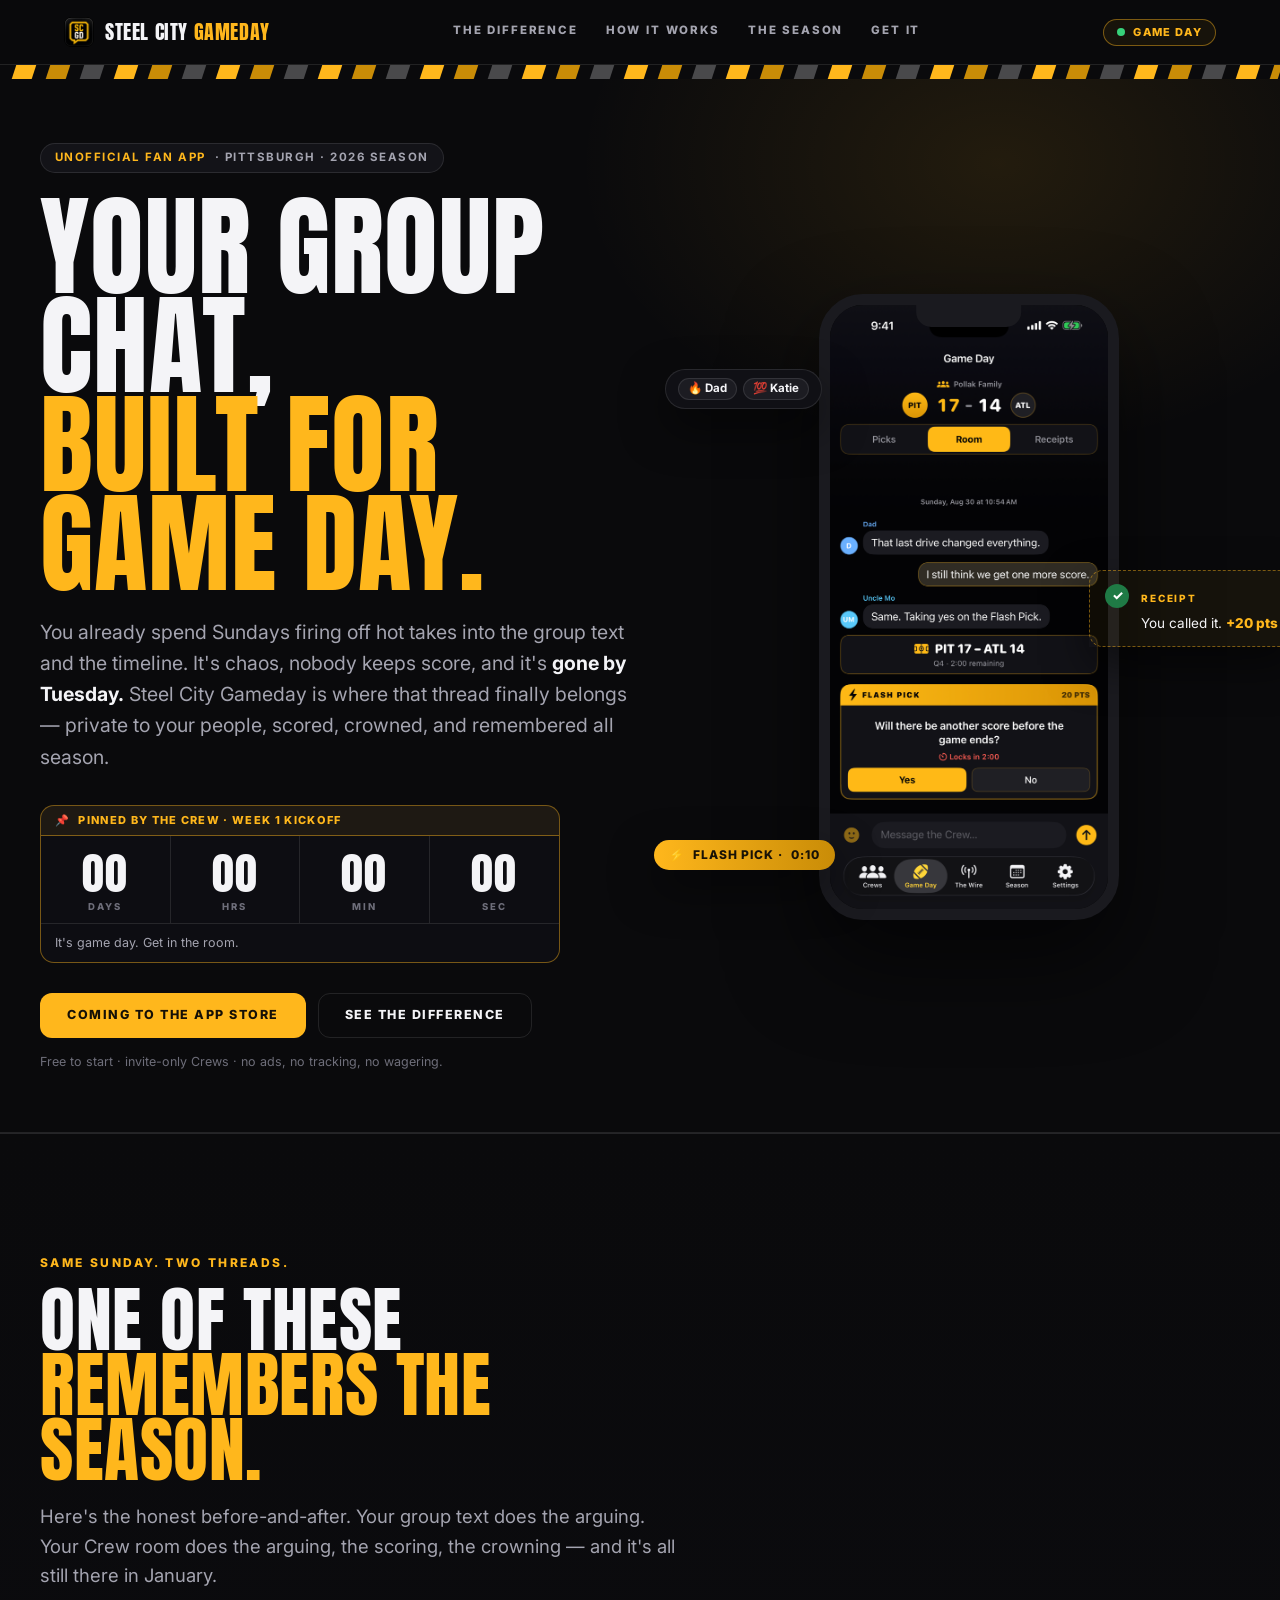
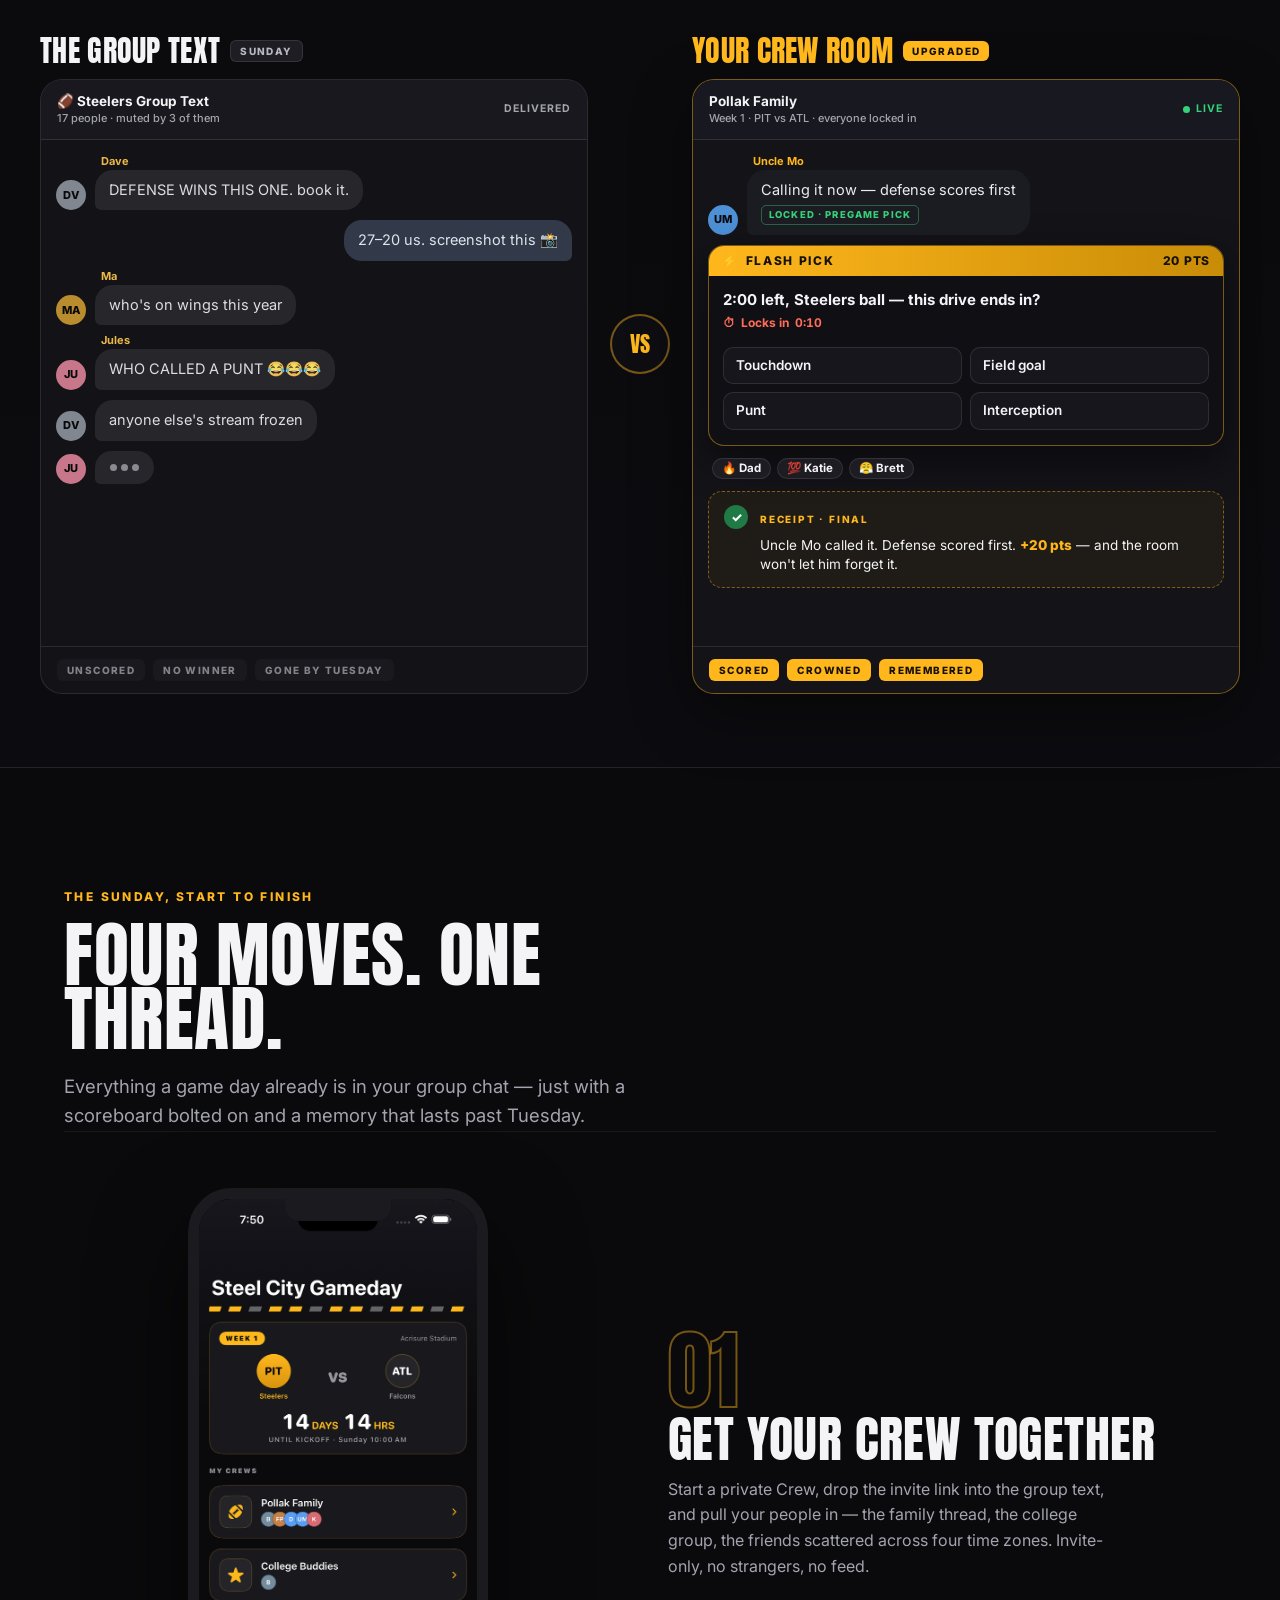
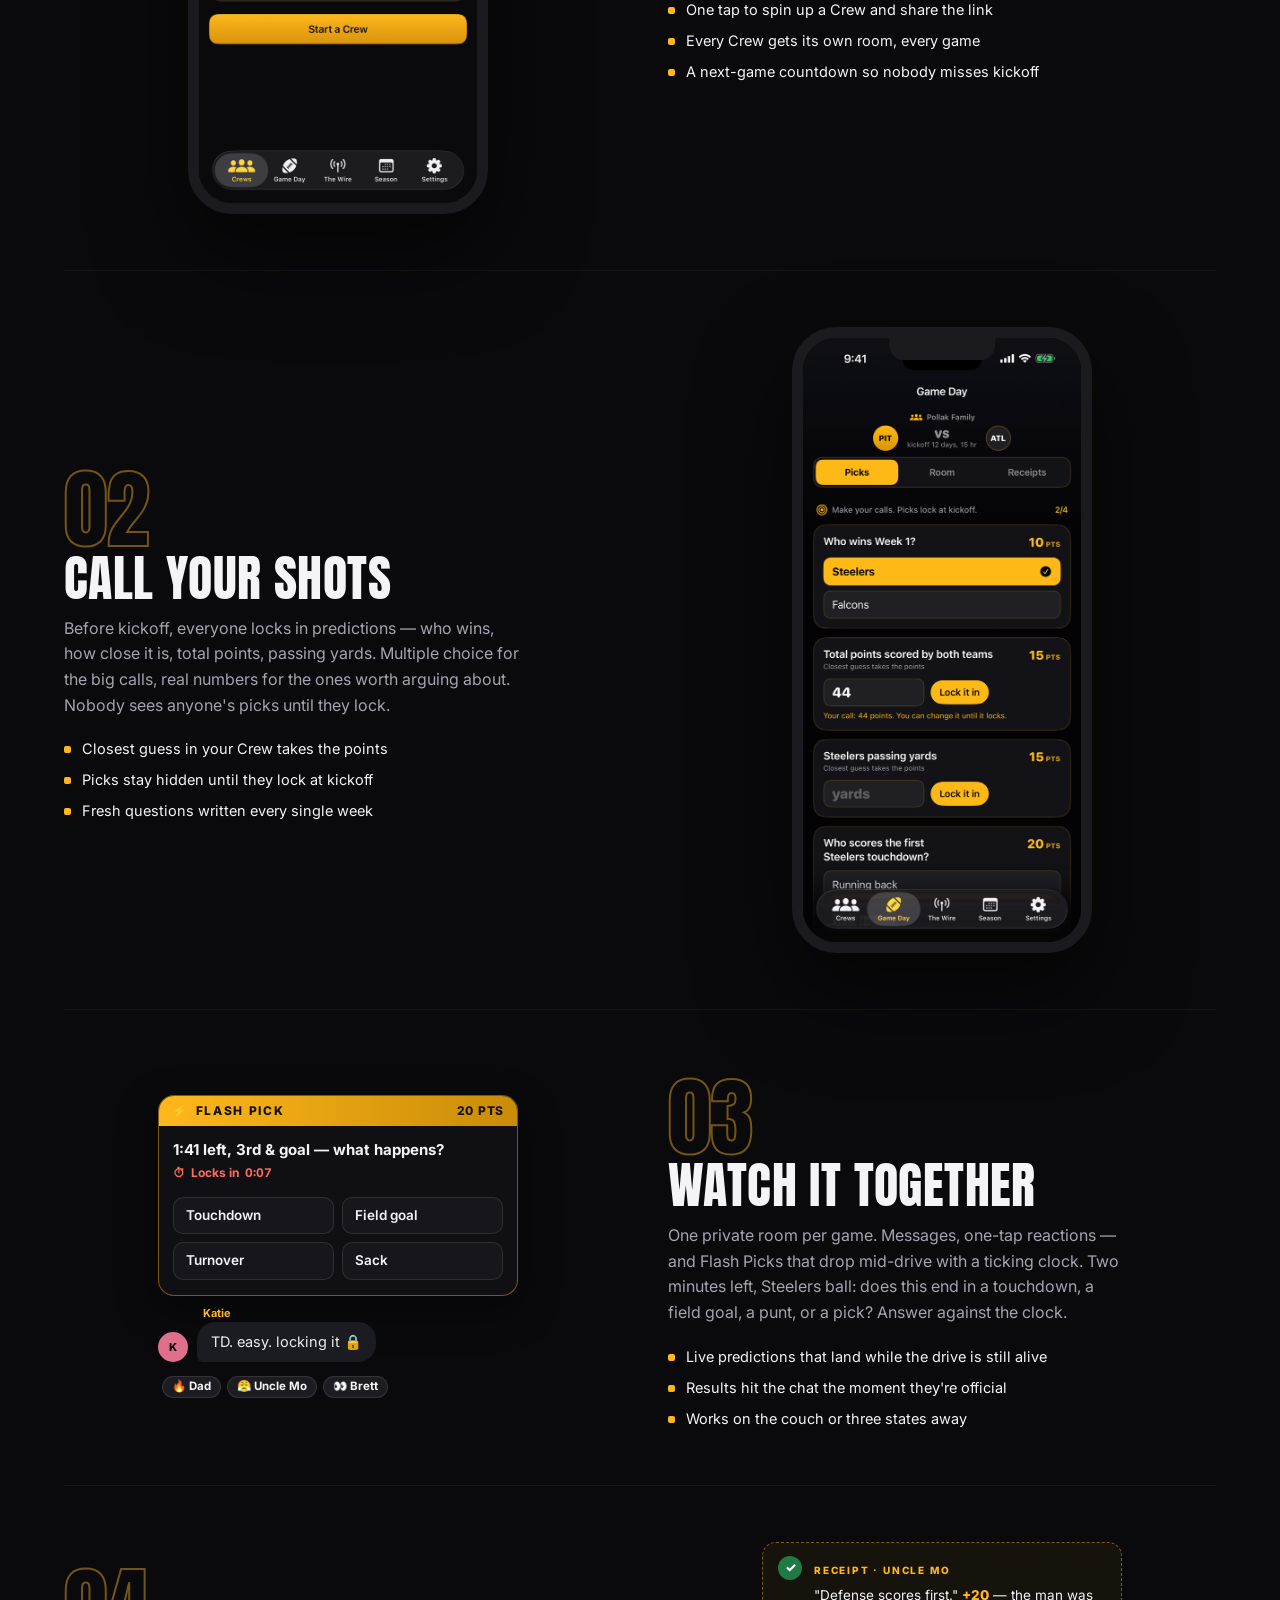
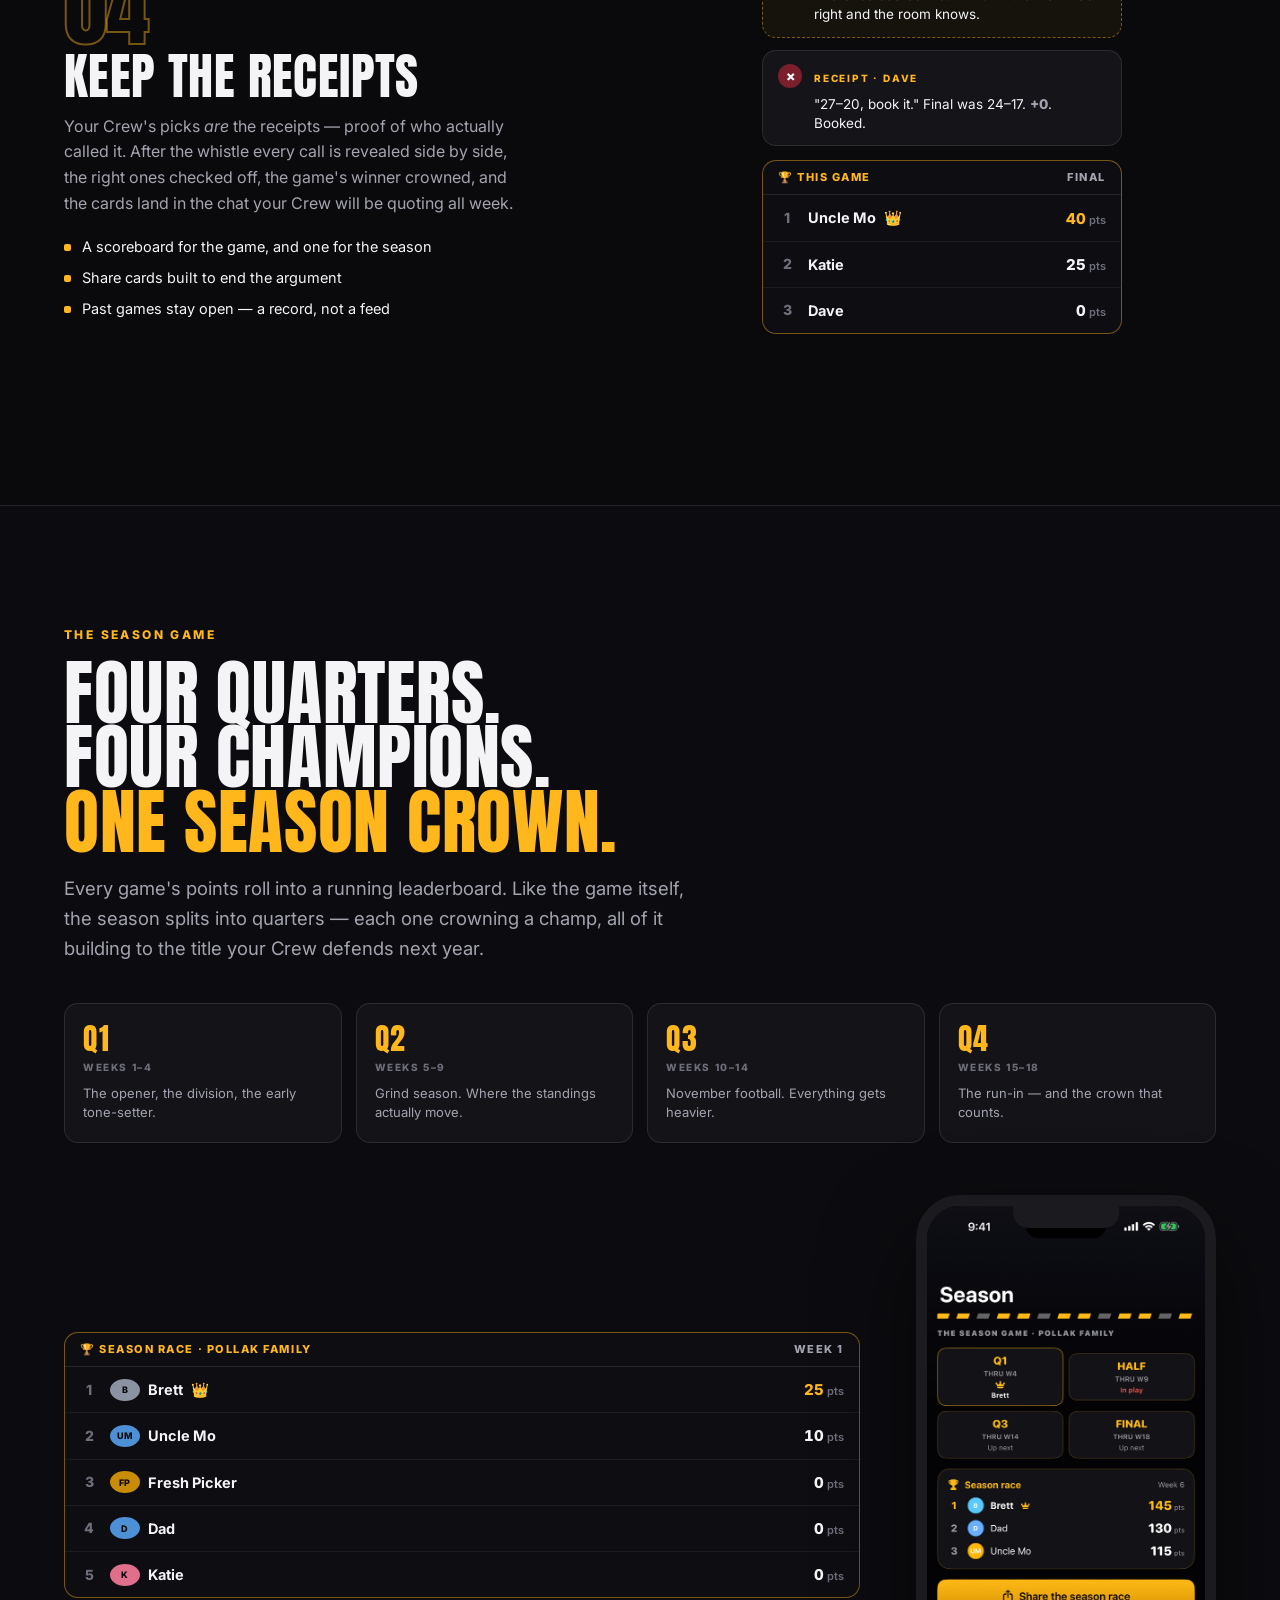
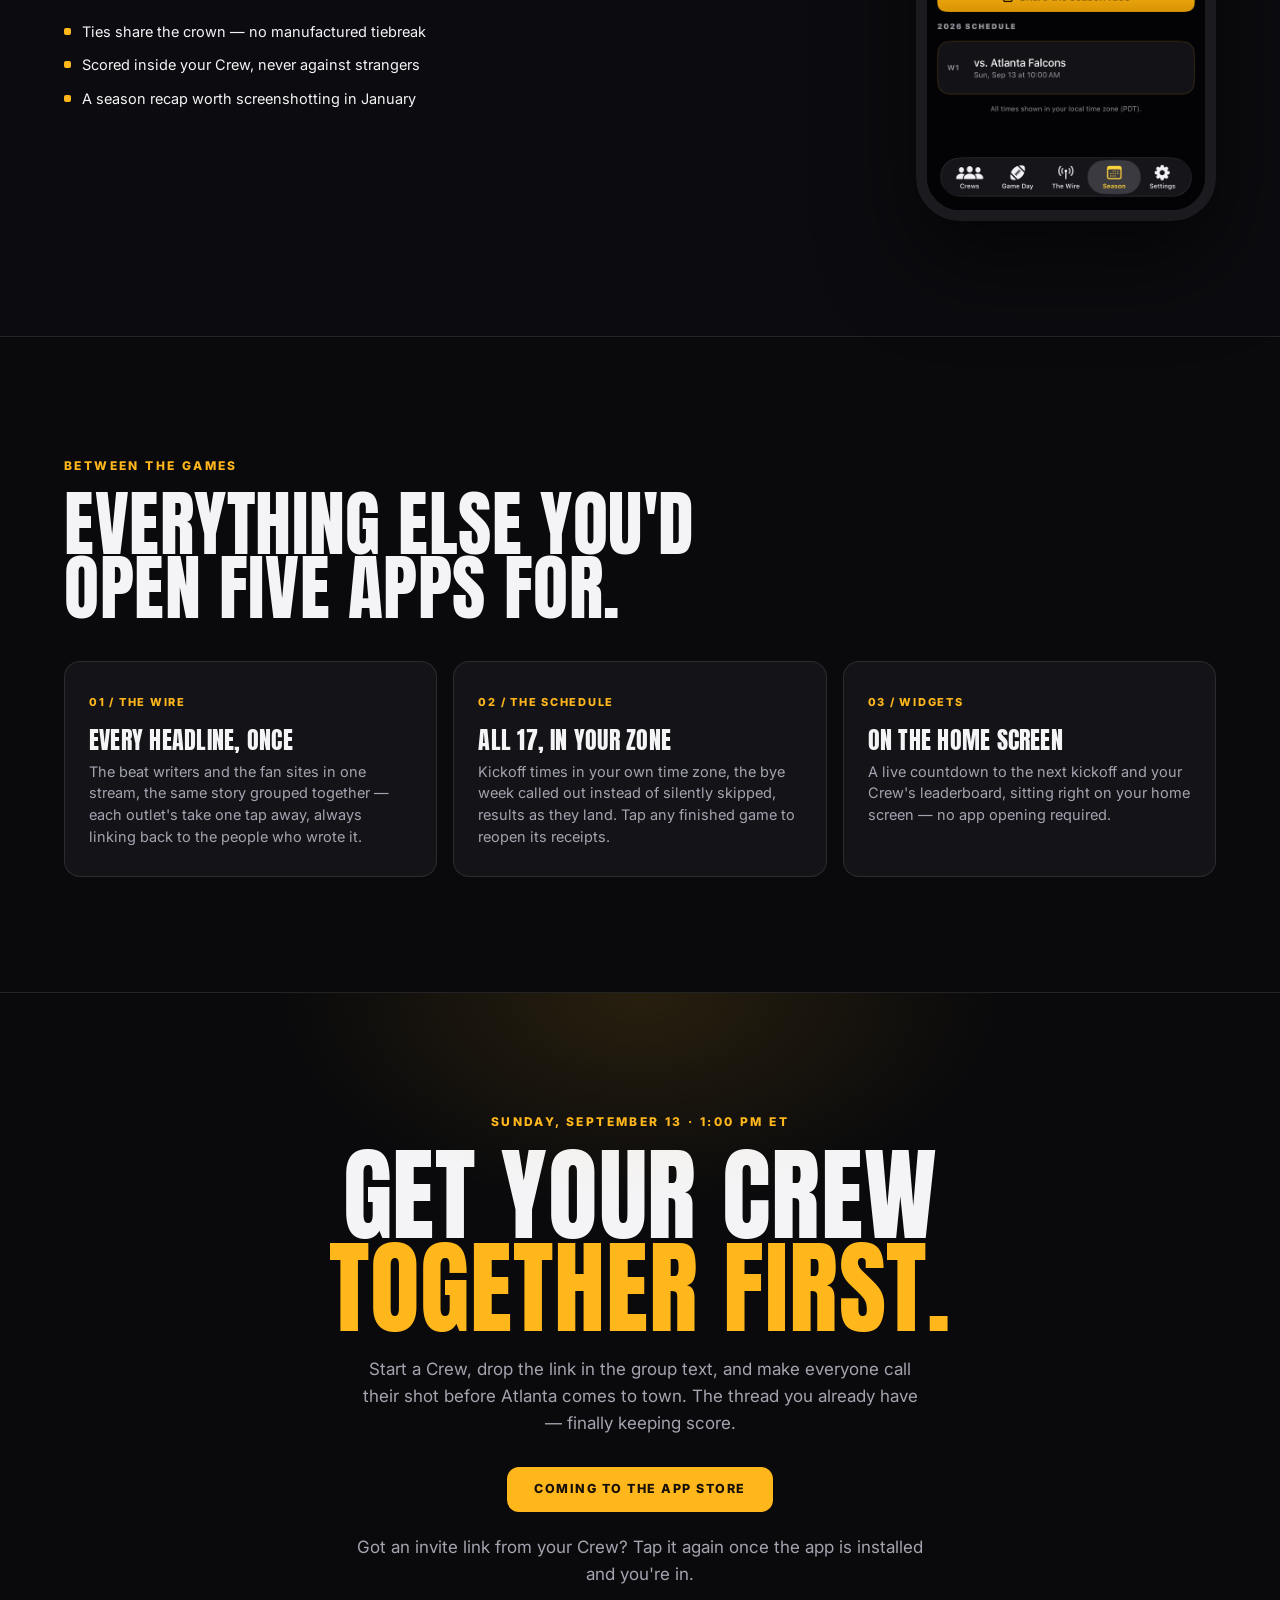
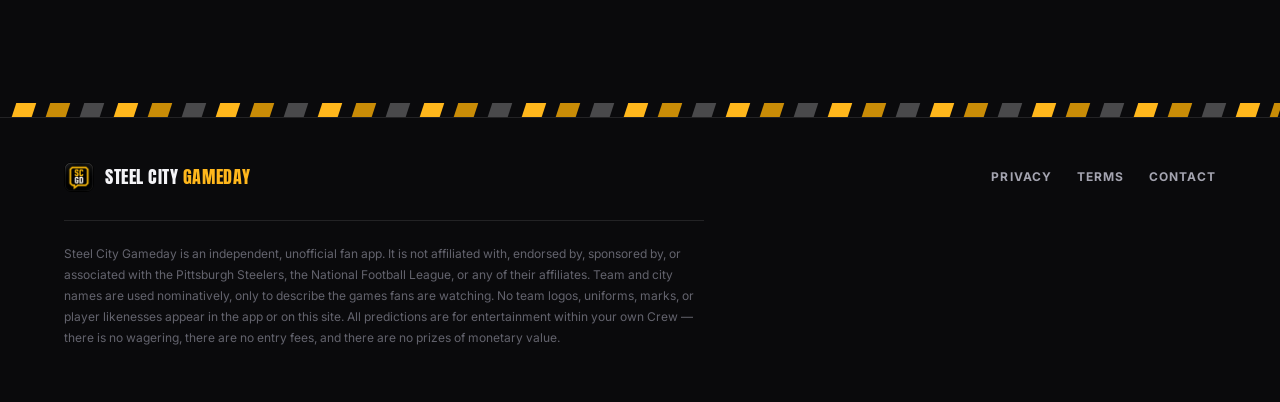
<file: variant-thread.html>
<!doctype html>
<html lang="en">
<head>
<meta charset="utf-8">
<meta name="viewport" content="width=device-width, initial-scale=1">
<title>Steel City Gameday — Your group chat, built for game day</title>
<meta name="description" content="Your Sunday group text, upgraded. A private, invite-only Crew room for Steelers game day: call your shots, fire off live Flash Picks, keep the receipts, and crown a season champion. An unofficial fan app.">
<meta name="theme-color" content="#0a0a0c">
<meta property="og:title" content="Steel City Gameday">
<meta property="og:description" content="Your group chat, built for game day. Private Crews, scored predictions, and a season crown — for people who already text through every snap.">
<meta property="og:type" content="website">
<link rel="icon" href="assets/icon.png">
<link rel="preconnect" href="https://fonts.googleapis.com">
<link rel="preconnect" href="https://fonts.gstatic.com" crossorigin>
<link href="https://fonts.googleapis.com/css2?family=Anton&family=Inter:wght@400;500;600;700;800;900&display=swap" rel="stylesheet">
<style>
  :root{
    --gold:#ffb71c; --gold-2:#ffcf5c; --gold-deep:#c98c07;
    --ink:#0a0a0c; --ink-2:#0e0e12; --panel:#131318; --panel-2:#181820;
    --line:rgba(255,255,255,.10); --line-soft:rgba(255,255,255,.06);
    --gold-line:rgba(255,183,28,.44); --gold-glow:rgba(255,183,28,.14);
    --text:#f4f4f7; --muted:#a4a4b0; --dim:#6e6e7a;
    --recv:#26262d; --recv-tx:#dcdce3;      /* old group-text received */
    --old-me:#2f394f; --old-me-tx:#dde3f1;   /* old group-text "you" */
    --crew:#1b1b22; --crew-tx:#ececf0;       /* crew received */
    --max:1200px; --r:20px;
  }
  *{box-sizing:border-box}
  html{scroll-behavior:smooth}
  @media(prefers-reduced-motion:reduce){html{scroll-behavior:auto}}
  body{
    margin:0; background:var(--ink); color:var(--text); overflow-x:hidden;
    font:400 16px/1.6 Inter,-apple-system,BlinkMacSystemFont,"Segoe UI",sans-serif;
    -webkit-font-smoothing:antialiased; text-rendering:optimizeLegibility;
  }
  a{color:inherit; text-decoration:none}
  h1,h2,h3,p{margin:0}
  img{max-width:100%}
  .wrap{max-width:var(--max); margin:0 auto; padding:0 24px}

  /* ---- Broadcast display type ---- */
  .d{font-family:Anton,"Arial Narrow","Helvetica Neue Condensed",Impact,sans-serif;
    font-weight:400; text-transform:uppercase; line-height:.9; letter-spacing:.008em}
  .g{color:var(--gold)}
  .eyebrow{font:800 12px/1.2 Inter,sans-serif; text-transform:uppercase;
    letter-spacing:.2em; color:var(--gold)}
  .num-tab{font-variant-numeric:tabular-nums}

  /* ---- Towel-wave stripes ---- */
  .towel{height:14px; display:flex; gap:14px; overflow:hidden; transform:skewX(-18deg);
    padding-left:14px}
  .towel i{flex:0 0 20px}
  .towel i:nth-child(3n+1){background:var(--gold)}
  .towel i:nth-child(3n+2){background:var(--gold-deep)}
  .towel i:nth-child(3n+3){background:rgba(255,255,255,.26)}

  /* ---- Masthead ---- */
  header{position:sticky; top:0; z-index:80; border-bottom:1px solid var(--line);
    background:rgba(10,10,12,.82); backdrop-filter:blur(14px); -webkit-backdrop-filter:blur(14px)}
  .mast{display:flex; align-items:center; justify-content:space-between; height:64px}
  .mark{display:flex; align-items:center; gap:11px}
  .mark img{width:30px; height:30px; border-radius:8px}
  .mark .wm{font-size:20px; letter-spacing:.03em}
  nav.top{display:flex; align-items:center; gap:28px}
  nav.top a{font:800 11.5px/1 Inter,sans-serif; text-transform:uppercase; letter-spacing:.16em;
    color:var(--muted); padding:6px 0; border-bottom:2px solid transparent; transition:color .16s,border-color .16s}
  nav.top a:hover{color:var(--gold); border-color:var(--gold)}
  .mini-live{display:inline-flex; align-items:center; gap:8px; padding:7px 13px;
    border:1px solid var(--gold-line); border-radius:999px; background:rgba(255,183,28,.06);
    font:800 11px/1 Inter,sans-serif; text-transform:uppercase; letter-spacing:.12em; color:var(--gold)}
  .dot{width:8px; height:8px; border-radius:50%; background:var(--gold); box-shadow:0 0 0 0 var(--gold-glow)}
  .dot.live{background:#37d17a}
  @keyframes pulse{0%{box-shadow:0 0 0 0 rgba(55,209,122,.5)}70%{box-shadow:0 0 0 7px rgba(55,209,122,0)}100%{box-shadow:0 0 0 0 rgba(55,209,122,0)}}
  .dot.live{animation:pulse 2.4s infinite}
  @media(max-width:880px){nav.top{display:none}}

  /* ---- Bubble kit (the recurring design language) ---- */
  .thread{display:flex; flex-direction:column; gap:10px}
  .row{display:flex; gap:9px; align-items:flex-end; max-width:100%}
  .row.me{flex-direction:row-reverse}
  .av{flex:0 0 30px; width:30px; height:30px; border-radius:50%; display:grid; place-items:center;
    font:800 11px/1 Inter,sans-serif; color:#0a0a0c; letter-spacing:.02em}
  .av.b{background:#8b93a3} .av.k{background:#e06f8b} .av.d{background:#4d90d6}
  .av.um{background:#4d90d6} .av.fp{background:#c98c07} .av.dave{background:#7f8794}
  .av.mom{background:#c98c07} .av.j{background:#e06f8b}
  .stack{max-width:80%; display:flex; flex-direction:column; gap:3px}
  .row.me .stack{align-items:flex-end}
  .nm{font:700 11px/1 Inter,sans-serif; color:var(--gold); padding:0 6px}
  .row.me .nm{color:var(--muted)}
  .bub{padding:10px 14px; border-radius:18px; font-size:14.5px; line-height:1.42;
    word-break:break-word; position:relative}
  /* old group text */
  .bub.them{background:var(--recv); color:var(--recv-tx); border-bottom-left-radius:6px}
  .bub.mine{background:var(--old-me); color:var(--old-me-tx); border-bottom-right-radius:6px}
  /* crew room */
  .bub.crew{background:var(--crew); color:var(--crew-tx); border-bottom-left-radius:6px}
  .bub.you{background:rgba(255,183,28,.12); color:#fff; border:1px solid var(--gold-line);
    border-bottom-right-radius:6px}
  .meta{font:600 10.5px/1 Inter,sans-serif; color:var(--dim); padding:0 6px; letter-spacing:.02em}

  .typing{display:inline-flex; gap:4px; padding:13px 15px}
  .typing i{width:7px; height:7px; border-radius:50%; background:#8a8a94; display:block}
  @keyframes blink{0%,60%,100%{opacity:.25; transform:translateY(0)}30%{opacity:1; transform:translateY(-3px)}}
  .typing i:nth-child(1){animation:blink 1.3s infinite}
  .typing i:nth-child(2){animation:blink 1.3s .2s infinite}
  .typing i:nth-child(3){animation:blink 1.3s .4s infinite}

  .reacts{display:flex; gap:6px; flex-wrap:wrap; padding:2px 4px}
  .react{display:inline-flex; align-items:center; gap:5px; padding:4px 9px; border-radius:999px;
    background:#1c1c22; border:1px solid var(--line); font:700 11.5px/1 Inter,sans-serif; color:var(--text);
    transition:transform .15s ease, border-color .15s ease}
  .react:hover{transform:translateY(-2px); border-color:var(--gold-line)}

  /* Flash Pick card */
  .flash{border:1px solid var(--gold-line); border-radius:16px; overflow:hidden; background:#0f0f14;
    box-shadow:0 14px 40px rgba(0,0,0,.45)}
  .flash-h{display:flex; align-items:center; justify-content:space-between; padding:9px 13px;
    background:linear-gradient(90deg,var(--gold),var(--gold-deep)); color:#181206}
  .flash-h b{font:800 12px/1 Inter,sans-serif; text-transform:uppercase; letter-spacing:.14em;
    display:inline-flex; align-items:center; gap:7px}
  .flash-h .pts{font:800 12px/1 Inter,sans-serif; letter-spacing:.06em}
  .flash-b{padding:14px 14px 15px}
  .flash-q{font:700 15px/1.3 Inter,sans-serif; color:var(--text)}
  .flash-lock{margin-top:7px; font:700 12px/1 Inter,sans-serif; color:#ff6d5a; display:inline-flex; gap:6px; align-items:center}
  .flash-opts{display:grid; grid-template-columns:1fr 1fr; gap:8px; margin-top:12px}
  .opt{padding:11px 12px; border:1px solid var(--line); border-radius:10px; background:#16161c;
    font:600 13.5px/1 Inter,sans-serif; color:var(--text); text-align:left; transition:border-color .15s,background .15s}
  .opt:hover{border-color:var(--gold-line); background:#1c1a14}

  /* Receipt card */
  .receipt{border:1px dashed var(--gold-line); border-radius:14px; background:rgba(255,183,28,.05);
    padding:13px 15px; display:flex; gap:12px; align-items:flex-start}
  .receipt .chk{flex:0 0 24px; width:24px; height:24px; border-radius:50%; background:#1f7a45; color:#fff;
    display:grid; place-items:center; font-size:13px; font-weight:800}
  .receipt .rt{font:800 10px/1 Inter,sans-serif; text-transform:uppercase; letter-spacing:.18em; color:var(--gold)}
  .receipt p{margin:5px 0 0; font-size:13.5px; color:var(--text); line-height:1.4}
  .receipt .pts{color:var(--gold); font-weight:800}

  /* Phone bezel for screenshots */
  .phone{width:min(300px,82vw); border:11px solid #1a1a1f; border-radius:44px; background:#000;
    overflow:hidden; position:relative; box-shadow:0 40px 90px rgba(0,0,0,.6), inset 0 0 0 1px rgba(255,255,255,.05)}
  .phone::before{content:""; position:absolute; top:0; left:50%; transform:translateX(-50%);
    width:38%; height:22px; background:#1a1a1f; border-radius:0 0 15px 15px; z-index:3}
  .phone img{display:block; width:100%; height:auto}

  /* ---- Hero ---- */
  .hero{position:relative; overflow:hidden; border-bottom:1px solid var(--line)}
  .hero .glow{position:absolute; inset:0; pointer-events:none;
    background:radial-gradient(700px 480px at 78% 8%, rgba(255,183,28,.10), transparent 60%)}
  .hero-grid{display:grid; grid-template-columns:1.08fr .92fr; gap:20px; align-items:center;
    padding:64px 0 60px; position:relative}
  @media(max-width:960px){.hero-grid{grid-template-columns:1fr; gap:44px; padding:44px 0 48px}}
  .tag-pill{display:inline-flex; align-items:center; gap:9px; padding:8px 14px; border-radius:999px;
    border:1px solid var(--line); background:var(--panel); font:700 11.5px/1 Inter,sans-serif;
    text-transform:uppercase; letter-spacing:.13em; color:var(--muted)}
  .tag-pill .g{color:var(--gold)}
  .hero h1{margin:24px 0 0; font-size:clamp(50px,8.6vw,116px)}
  .hero h1 .line{display:block}
  .hero .sub{margin:24px 0 0; font-size:clamp(16.5px,1.7vw,19.5px); color:var(--muted); max-width:50ch}
  .hero .sub b{color:var(--text); font-weight:700}

  .pinned{margin:32px 0 0; max-width:520px; border:1px solid var(--gold-line); border-radius:14px;
    background:#0d0d12; overflow:hidden}
  .pinned-h{display:flex; align-items:center; gap:8px; padding:9px 14px; border-bottom:1px solid var(--gold-line);
    background:rgba(255,183,28,.07); font:800 11px/1 Inter,sans-serif; text-transform:uppercase;
    letter-spacing:.12em; color:var(--gold)}
  .count{display:grid; grid-template-columns:repeat(4,1fr); text-align:center}
  .count > div{padding:15px 6px 12px; border-right:1px solid var(--line)}
  .count > div:last-child{border-right:0}
  .count b{display:block; font:400 clamp(30px,4.4vw,44px)/1 Anton,Impact,sans-serif;
    letter-spacing:.02em; font-variant-numeric:tabular-nums; color:var(--text)}
  .count small{display:block; margin-top:7px; font:800 9.5px/1 Inter,sans-serif;
    letter-spacing:.2em; text-transform:uppercase; color:var(--dim)}
  .pinned-f{padding:9px 14px; border-top:1px solid var(--line); font-size:12.5px; color:var(--muted)}

  .cta-row{display:flex; gap:12px; margin-top:30px; flex-wrap:wrap}
  .btn{display:inline-flex; align-items:center; gap:9px; padding:15px 26px; border-radius:12px;
    font:800 12.5px/1 Inter,sans-serif; text-transform:uppercase; letter-spacing:.12em;
    border:1px solid transparent; cursor:pointer; transition:transform .15s,background .15s,color .15s,border-color .15s}
  .btn-solid{background:var(--gold); color:#161006}
  .btn-solid:hover{background:#fff; transform:translateY(-2px)}
  .btn-line{border-color:var(--line); color:var(--text)}
  .btn-line:hover{border-color:var(--gold); color:var(--gold); transform:translateY(-2px)}
  .fine{margin-top:14px; font-size:12.5px; color:var(--dim)}

  .hero-stage{position:relative; display:flex; justify-content:center; align-items:center}
  .float{position:absolute; z-index:5; box-shadow:0 18px 44px rgba(0,0,0,.5)}
  @keyframes bob{0%,100%{transform:translateY(0)}50%{transform:translateY(-9px)}}
  .float{animation:bob 5.5s ease-in-out infinite}
  .float.f2{animation-delay:1.1s} .float.f3{animation-delay:2.2s}
  .float.reacts{top:12%; left:-6%; background:#101015; border:1px solid var(--line); border-radius:999px; padding:8px 12px}
  .float.rc{top:44%; right:-10%; max-width:210px}
  .float.fp{bottom:8%; left:-8%; display:inline-flex; align-items:center; gap:8px;
    background:linear-gradient(90deg,var(--gold),var(--gold-deep)); color:#181206; border-radius:999px;
    padding:9px 15px; font:800 12px/1 Inter,sans-serif; text-transform:uppercase; letter-spacing:.08em}
  @media(max-width:1080px){.float.reacts{left:0} .float.rc{right:0}}
  @media(max-width:620px){.float{display:none}}

  /* ---- Section chrome ---- */
  section{position:relative}
  .sec-pad{padding:clamp(64px,9vw,116px) 0}
  .sec-head{max-width:64ch}
  .sec-head h2{margin:14px 0 0; font-size:clamp(34px,5.6vw,74px)}
  .sec-head p.lede{margin:20px 0 0; font-size:clamp(16px,1.6vw,18.5px); color:var(--muted); max-width:56ch}

  /* ---- The Wedge: two threads ---- */
  .wedge{border-top:1px solid var(--line); border-bottom:1px solid var(--line);
    background:linear-gradient(180deg,var(--ink),#0c0c10)}
  .versus{display:grid; grid-template-columns:1fr auto 1fr; gap:22px; align-items:stretch; margin-top:46px}
  @media(max-width:900px){.versus{grid-template-columns:1fr; gap:20px}}
  .col-head{display:flex; align-items:center; gap:10px; margin-bottom:14px}
  .col-head h3{font:400 clamp(22px,3vw,30px)/.95 Anton,Impact,sans-serif; text-transform:uppercase; letter-spacing:.01em}
  .col-head .tagx{font:800 10px/1 Inter,sans-serif; text-transform:uppercase; letter-spacing:.14em; padding:5px 9px; border-radius:6px}
  .tagx.bad{color:#b9b9c2; background:#1d1d23; border:1px solid var(--line)}
  .tagx.good{color:#161006; background:var(--gold)}

  .chatwin{border:1px solid var(--line); border-radius:22px; background:var(--panel); overflow:hidden;
    display:flex; flex-direction:column; height:100%}
  .chatwin.old{filter:saturate(.72)}
  .chatwin.crewwin{border-color:var(--gold-line); box-shadow:0 20px 60px rgba(0,0,0,.4)}
  .win-bar{display:flex; align-items:center; justify-content:space-between; gap:10px;
    padding:13px 16px; border-bottom:1px solid var(--line); background:var(--panel-2)}
  .win-bar .wt{font:700 13.5px/1.2 Inter,sans-serif; color:var(--text)}
  .win-bar .ws{font:500 11px/1.2 Inter,sans-serif; color:var(--muted); margin-top:3px}
  .win-bar .badge{display:inline-flex; align-items:center; gap:6px; font:700 10.5px/1 Inter,sans-serif;
    text-transform:uppercase; letter-spacing:.1em; color:var(--muted)}
  .win-bar .badge.on{color:#37d17a}
  .win-body{padding:16px 15px; display:flex; flex-direction:column; gap:11px; position:relative; flex:1}
  .old .win-body::after{content:""; position:absolute; left:0; right:0; bottom:0; height:120px;
    background:linear-gradient(180deg,transparent,var(--panel)); pointer-events:none}
  .win-foot{padding:12px 16px; border-top:1px solid var(--line); display:flex; gap:8px; flex-wrap:wrap; align-items:center}
  .stamp{font:800 10px/1 Inter,sans-serif; text-transform:uppercase; letter-spacing:.14em; padding:6px 10px; border-radius:6px}
  .stamp.dead{color:#83838d; background:#191920}
  .stamp.win{color:#161006; background:var(--gold)}
  .locked-tag{display:inline-block; margin-top:5px; font:800 9.5px/1 Inter,sans-serif;
    text-transform:uppercase; letter-spacing:.12em; color:#37d17a; border:1px solid rgba(55,209,122,.4);
    border-radius:5px; padding:4px 7px}

  .vs-badge{align-self:center; justify-self:center; width:60px; height:60px; border-radius:50%;
    border:2px solid var(--gold-line); display:grid; place-items:center; background:#0d0d12;
    font:400 22px/1 Anton,Impact,sans-serif; color:var(--gold); letter-spacing:.02em}
  @media(max-width:900px){.vs-badge{width:52px; height:52px; font-size:18px}}

  /* ---- How it works (beats) ---- */
  .beat{display:grid; grid-template-columns:1fr 1fr; gap:56px; align-items:center; padding:56px 0;
    border-top:1px solid var(--line-soft)}
  .beat:first-of-type{border-top:0}
  @media(max-width:900px){.beat{grid-template-columns:1fr; gap:34px; padding:44px 0}}
  .beat.flip .beat-media{order:2}
  @media(max-width:900px){.beat.flip .beat-media{order:0}}
  .beat-media{display:flex; justify-content:center; position:relative}
  .beat-copy .bn{font:400 clamp(46px,7vw,88px)/.8 Anton,Impact,sans-serif; color:transparent;
    -webkit-text-stroke:2px var(--gold-line); letter-spacing:-.01em}
  .beat-copy h3{margin:10px 0 0; font-size:clamp(28px,4vw,50px)}
  .beat-copy p{margin:16px 0 0; color:var(--muted); font-size:16px; max-width:46ch}
  .beat-copy ul{list-style:none; padding:0; margin:20px 0 0; display:grid; gap:10px}
  .beat-copy li{display:flex; gap:11px; font-size:14.5px; color:var(--text); line-height:1.45}
  .beat-copy li::before{content:""; flex:0 0 7px; height:7px; margin-top:8px; background:var(--gold); border-radius:2px}
  .motif{width:min(360px,90vw); display:flex; flex-direction:column; gap:12px}

  /* ---- Season ---- */
  .season{border-top:1px solid var(--line); background:#0c0c10}
  .qgrid{display:grid; grid-template-columns:repeat(4,1fr); gap:14px; margin-top:40px}
  @media(max-width:720px){.qgrid{grid-template-columns:repeat(2,1fr)}}
  .qcard{border:1px solid var(--line); border-radius:14px; padding:20px 18px; background:var(--panel)}
  .qcard b{display:block; font:400 30px/1 Anton,Impact,sans-serif; color:var(--gold); letter-spacing:.02em}
  .qcard small{display:block; margin-top:8px; font:800 10px/1 Inter,sans-serif; letter-spacing:.16em;
    text-transform:uppercase; color:var(--dim)}
  .qcard p{margin:12px 0 0; font-size:13px; color:var(--muted); line-height:1.45}
  .season-split{display:grid; grid-template-columns:1fr auto; gap:56px; align-items:center; margin-top:52px}
  @media(max-width:960px){.season-split{grid-template-columns:1fr; gap:38px}}
  .season-copy ul{list-style:none; padding:0; margin:22px 0 0; display:grid; gap:10px}
  .season-copy li{display:flex; gap:11px; font-size:14.5px; color:var(--text)}
  .season-copy li::before{content:""; flex:0 0 7px; height:7px; margin-top:8px; background:var(--gold); border-radius:2px}
  .board{border:1px solid var(--gold-line); border-radius:14px; background:#0d0d12; overflow:hidden; margin-top:26px}
  .board-h{display:flex; align-items:center; justify-content:space-between; padding:11px 15px;
    border-bottom:1px solid var(--line); font:800 11px/1 Inter,sans-serif; text-transform:uppercase; letter-spacing:.14em; color:var(--gold)}
  .lb{display:flex; align-items:center; gap:12px; padding:11px 15px; border-bottom:1px solid var(--line-soft)}
  .lb:last-child{border-bottom:0}
  .lb .rk{width:18px; font:800 14px/1 Inter,sans-serif; color:var(--dim); text-align:center}
  .lb .nmx{flex:1; font-weight:700; font-size:14.5px; display:flex; align-items:center; gap:8px}
  .lb .crown{color:var(--gold)}
  .lb .sc{font:800 15px/1 Inter,sans-serif; color:var(--text); font-variant-numeric:tabular-nums}
  .lb.lead .sc{color:var(--gold)}
  .lb .sc span{font-size:11px; color:var(--dim); font-weight:600; margin-left:3px}

  /* ---- Extras ---- */
  .extras{border-top:1px solid var(--line)}
  .ex-grid{display:grid; grid-template-columns:repeat(3,1fr); gap:16px; margin-top:40px}
  @media(max-width:820px){.ex-grid{grid-template-columns:1fr}}
  .ex{border:1px solid var(--line); border-radius:16px; padding:26px 24px 28px; background:var(--panel);
    transition:border-color .18s, transform .18s}
  .ex:hover{border-color:var(--gold-line); transform:translateY(-3px)}
  .ex .ix{font:800 11px/1 Inter,sans-serif; letter-spacing:.16em; text-transform:uppercase; color:var(--gold)}
  .ex h3{margin:14px 0 9px; font:400 24px/1 Anton,Impact,sans-serif; text-transform:uppercase; letter-spacing:.01em}
  .ex p{margin:0; color:var(--muted); font-size:14.5px; line-height:1.5}

  /* ---- Closing CTA ---- */
  .close{border-top:1px solid var(--line); text-align:center; position:relative; overflow:hidden}
  .close .glow{position:absolute; inset:0; pointer-events:none;
    background:radial-gradient(600px 360px at 50% 0%, rgba(255,183,28,.12), transparent 60%)}
  .close h2{margin:16px auto 0; font-size:clamp(42px,8vw,110px)}
  .close p{margin:22px auto 0; color:var(--muted); font-size:17px; max-width:52ch}
  .close .cta-row{justify-content:center}

  footer{border-top:1px solid var(--line); padding:44px 0 54px}
  .foot{display:flex; justify-content:space-between; gap:20px; flex-wrap:wrap; align-items:center}
  .foot nav{display:flex; gap:24px}
  .foot nav a{color:var(--muted); font:700 12px/1 Inter,sans-serif; text-transform:uppercase; letter-spacing:.1em}
  .foot nav a:hover{color:var(--gold)}
  .disc{margin-top:28px; padding-top:22px; border-top:1px solid var(--line); font-size:12px;
    line-height:1.75; color:#63636d; max-width:80ch}

  /* ---- Reveal ---- */
  .rv{opacity:0; transform:translateY(20px); transition:opacity .6s ease, transform .6s ease}
  .rv.in{opacity:1; transform:none}
  @media(prefers-reduced-motion:reduce){
    .rv{opacity:1; transform:none; transition:none}
    .typing i,.dot.live,.float{animation:none}
    .float{position:absolute}
  }
</style>
</head>
<body>

<header>
  <div class="wrap mast">
    <a class="mark" href="#top" aria-label="Steel City Gameday — home">
      <img src="assets/icon.png" alt="">
      <span class="d wm">Steel City <span class="g">Gameday</span></span>
    </a>
    <nav class="top" aria-label="Primary">
      <a href="#wedge">The Difference</a>
      <a href="#how">How it works</a>
      <a href="#season">The Season</a>
      <a href="#get">Get it</a>
    </nav>
    <span class="mini-live" aria-hidden="true"><span class="dot live"></span><span id="mini-cd">Kickoff soon</span></span>
  </div>
</header>

<div class="towel" aria-hidden="true"><i></i><i></i><i></i><i></i><i></i><i></i><i></i><i></i><i></i><i></i><i></i><i></i><i></i><i></i><i></i><i></i><i></i><i></i><i></i><i></i><i></i><i></i><i></i><i></i><i></i><i></i><i></i><i></i><i></i><i></i><i></i><i></i><i></i><i></i><i></i><i></i><i></i><i></i><i></i><i></i><i></i><i></i><i></i><i></i><i></i><i></i><i></i><i></i><i></i><i></i><i></i><i></i><i></i><i></i><i></i><i></i><i></i><i></i><i></i><i></i></div>

<main id="top">

  <!-- ===================== HERO ===================== -->
  <section class="hero">
    <div class="glow" aria-hidden="true"></div>
    <div class="wrap hero-grid">
      <div class="hero-left">
        <span class="tag-pill"><span class="g">Unofficial fan app</span> · Pittsburgh · 2026 season</span>
        <h1 class="d">
          <span class="line">Your group chat,</span>
          <span class="line g">built for game day.</span>
        </h1>
        <p class="sub">You already spend Sundays firing off hot takes into the group text and the timeline. It's chaos, nobody keeps score, and it's <b>gone by Tuesday.</b> Steel City Gameday is where that thread finally belongs — private to your people, scored, crowned, and remembered all season.</p>

        <div class="pinned" role="group" aria-label="Countdown to Week 1 kickoff">
          <div class="pinned-h"><span aria-hidden="true">📌</span> Pinned by the Crew · Week 1 kickoff</div>
          <div class="count num-tab" id="countdown">
            <div><b id="cd-d">--</b><small>Days</small></div>
            <div><b id="cd-h">--</b><small>Hrs</small></div>
            <div><b id="cd-m">--</b><small>Min</small></div>
            <div><b id="cd-s">--</b><small>Sec</small></div>
          </div>
          <div class="pinned-f" id="pinned-when">Sunday, September 13 · 1:00 PM ET · Steelers vs Falcons</div>
        </div>

        <div class="cta-row">
          <a class="btn btn-solid" href="#get">Coming to the App Store</a>
          <a class="btn btn-line" href="#wedge">See the difference</a>
        </div>
        <p class="fine">Free to start · invite-only Crews · no ads, no tracking, no wagering.</p>
      </div>

      <div class="hero-stage">
        <div class="phone">
          <img src="assets/room.png" width="620" height="1347"
            alt="A Crew's private game-day room mid-conversation — family members trading messages about wings and predictions — with a live gold Flash Pick card asking how the current drive ends, on a countdown to answer.">
        </div>
        <div class="float reacts" aria-hidden="true">
          <span class="react">🔥 Dad</span> <span class="react">💯 Katie</span>
        </div>
        <div class="float rc f2" aria-hidden="true">
          <div class="receipt">
            <span class="chk">✓</span>
            <div><span class="rt">Receipt</span><p>You called it. <span class="pts">+20 pts</span></p></div>
          </div>
        </div>
        <div class="float fp f3" aria-hidden="true"><span>⚡</span> Flash Pick · <span id="hero-flash">0:12</span></div>
      </div>
    </div>
  </section>

  <!-- ===================== THE WEDGE ===================== -->
  <section class="wedge" id="wedge">
    <div class="wrap sec-pad">
      <div class="sec-head rv">
        <span class="eyebrow">Same Sunday. Two threads.</span>
        <h2 class="d">One of these<br><span class="g">remembers the season.</span></h2>
        <p class="lede">Here's the honest before-and-after. Your group text does the arguing. Your Crew room does the arguing, the scoring, the crowning — and it's all still there in January.</p>
      </div>

      <div class="versus">
        <!-- OLD WAY -->
        <div class="rv">
          <div class="col-head">
            <h3>The group text</h3>
            <span class="tagx bad">Sunday</span>
          </div>
          <div class="chatwin old">
            <div class="win-bar">
              <div>
                <div class="wt">🏈 Steelers Group Text</div>
                <div class="ws">17 people · muted by 3 of them</div>
              </div>
              <span class="badge">Delivered</span>
            </div>
            <div class="win-body">
              <div class="thread" aria-label="An example group text thread">
                <div class="row"><span class="av dave" aria-hidden="true">DV</span><div class="stack"><span class="nm">Dave</span><span class="bub them">DEFENSE WINS THIS ONE. book it.</span></div></div>
                <div class="row me"><div class="stack"><span class="bub mine">27–20 us. screenshot this 📸</span></div></div>
                <div class="row"><span class="av mom" aria-hidden="true">MA</span><div class="stack"><span class="nm">Ma</span><span class="bub them">who's on wings this year</span></div></div>
                <div class="row"><span class="av j" aria-hidden="true">JU</span><div class="stack"><span class="nm">Jules</span><span class="bub them">WHO CALLED A PUNT 😂😂😂</span></div></div>
                <div class="row"><span class="av dave" aria-hidden="true">DV</span><div class="stack"><span class="bub them">anyone else's stream frozen</span></div></div>
                <div class="row"><span class="av j" aria-hidden="true">JU</span><div class="stack"><span class="bub them typing" aria-label="typing"><i></i><i></i><i></i></span></div></div>
              </div>
            </div>
            <div class="win-foot">
              <span class="stamp dead">Unscored</span>
              <span class="stamp dead">No winner</span>
              <span class="stamp dead">Gone by Tuesday</span>
            </div>
          </div>
        </div>

        <div class="vs-badge" aria-hidden="true">VS</div>

        <!-- NEW WAY -->
        <div class="rv">
          <div class="col-head">
            <h3 class="g">Your Crew room</h3>
            <span class="tagx good">Upgraded</span>
          </div>
          <div class="chatwin crewwin">
            <div class="win-bar">
              <div>
                <div class="wt">Pollak Family</div>
                <div class="ws">Week 1 · PIT vs ATL · everyone locked in</div>
              </div>
              <span class="badge on"><span class="dot live" style="width:7px;height:7px"></span> Live</span>
            </div>
            <div class="win-body">
              <div class="thread" aria-label="An example Crew room thread">
                <div class="row"><span class="av um" aria-hidden="true">UM</span>
                  <div class="stack"><span class="nm">Uncle Mo</span>
                    <span class="bub crew">Calling it now — defense scores first<br><span class="locked-tag">Locked · pregame pick</span></span>
                  </div>
                </div>
                <div class="flash" role="group" aria-label="Live Flash Pick">
                  <div class="flash-h"><b><span aria-hidden="true">⚡</span> Flash Pick</b><span class="pts">20 PTS</span></div>
                  <div class="flash-b">
                    <p class="flash-q">2:00 left, Steelers ball — this drive ends in?</p>
                    <p class="flash-lock"><span aria-hidden="true">⏱</span> Locks in <span id="flash-timer" class="num-tab">0:12</span></p>
                    <div class="flash-opts">
                      <button class="opt" type="button">Touchdown</button>
                      <button class="opt" type="button">Field goal</button>
                      <button class="opt" type="button">Punt</button>
                      <button class="opt" type="button">Interception</button>
                    </div>
                  </div>
                </div>
                <div class="reacts"><span class="react">🔥 Dad</span><span class="react">💯 Katie</span><span class="react">😤 Brett</span></div>
                <div class="receipt">
                  <span class="chk" aria-hidden="true">✓</span>
                  <div><span class="rt">Receipt · final</span><p>Uncle Mo called it. Defense scored first. <span class="pts">+20 pts</span> — and the room won't let him forget it.</p></div>
                </div>
              </div>
            </div>
            <div class="win-foot">
              <span class="stamp win">Scored</span>
              <span class="stamp win">Crowned</span>
              <span class="stamp win">Remembered</span>
            </div>
          </div>
        </div>
      </div>
    </div>
  </section>

  <!-- ===================== HOW IT WORKS ===================== -->
  <section class="how sec-pad" id="how">
    <div class="wrap">
      <div class="sec-head rv">
        <span class="eyebrow">The Sunday, start to finish</span>
        <h2 class="d">Four moves. One thread.</h2>
        <p class="lede">Everything a game day already is in your group chat — just with a scoreboard bolted on and a memory that lasts past Tuesday.</p>
      </div>

      <!-- Beat 01 -->
      <div class="beat rv">
        <div class="beat-media"><div class="phone"><img src="assets/crews.png" width="620" height="1347" alt="The Crew home screen: a Week 1 matchup card counting down to kickoff, above a list of the fan's private Crews with member avatars and a Start a Crew button."></div></div>
        <div class="beat-copy">
          <p class="bn">01</p>
          <h3 class="d">Get your Crew together</h3>
          <p>Start a private Crew, drop the invite link into the group text, and pull your people in — the family thread, the college group, the friends scattered across four time zones. Invite-only, no strangers, no feed.</p>
          <ul>
            <li>One tap to spin up a Crew and share the link</li>
            <li>Every Crew gets its own room, every game</li>
            <li>A next-game countdown so nobody misses kickoff</li>
          </ul>
        </div>
      </div>

      <!-- Beat 02 -->
      <div class="beat flip rv">
        <div class="beat-media"><div class="phone"><img src="assets/picks.png" width="620" height="1347" alt="The pregame picks board: prediction questions with point values, multiple-choice calls, a closest-guess number entry with a Lock it in button, and a progress counter."></div></div>
        <div class="beat-copy">
          <p class="bn">02</p>
          <h3 class="d">Call your shots</h3>
          <p>Before kickoff, everyone locks in predictions — who wins, how close it is, total points, passing yards. Multiple choice for the big calls, real numbers for the ones worth arguing about. Nobody sees anyone's picks until they lock.</p>
          <ul>
            <li>Closest guess in your Crew takes the points</li>
            <li>Picks stay hidden until they lock at kickoff</li>
            <li>Fresh questions written every single week</li>
          </ul>
        </div>
      </div>

      <!-- Beat 03: Flash Pick motif (no screenshot) -->
      <div class="beat rv">
        <div class="beat-media">
          <div class="motif" aria-label="Illustration of a live Flash Pick and Crew reactions">
            <div class="flash">
              <div class="flash-h"><b><span aria-hidden="true">⚡</span> Flash Pick</b><span class="pts">20 PTS</span></div>
              <div class="flash-b">
                <p class="flash-q">1:41 left, 3rd &amp; goal — what happens?</p>
                <p class="flash-lock"><span aria-hidden="true">⏱</span> Locks in <span class="num-tab" id="flash-timer-2">0:09</span></p>
                <div class="flash-opts">
                  <button class="opt" type="button">Touchdown</button>
                  <button class="opt" type="button">Field goal</button>
                  <button class="opt" type="button">Turnover</button>
                  <button class="opt" type="button">Sack</button>
                </div>
              </div>
            </div>
            <div class="row"><span class="av k" aria-hidden="true">K</span><div class="stack"><span class="nm">Katie</span><span class="bub crew">TD. easy. locking it 🔒</span></div></div>
            <div class="reacts"><span class="react">🔥 Dad</span><span class="react">😤 Uncle Mo</span><span class="react">👀 Brett</span></div>
          </div>
        </div>
        <div class="beat-copy">
          <p class="bn">03</p>
          <h3 class="d">Watch it together</h3>
          <p>One private room per game. Messages, one-tap reactions — and Flash Picks that drop mid-drive with a ticking clock. Two minutes left, Steelers ball: does this end in a touchdown, a field goal, a punt, or a pick? Answer against the clock.</p>
          <ul>
            <li>Live predictions that land while the drive is still alive</li>
            <li>Results hit the chat the moment they're official</li>
            <li>Works on the couch or three states away</li>
          </ul>
        </div>
      </div>

      <!-- Beat 04: Receipts motif (no screenshot) -->
      <div class="beat flip rv">
        <div class="beat-media">
          <div class="motif" aria-label="Illustration of post-game receipt cards">
            <div class="receipt">
              <span class="chk" aria-hidden="true">✓</span>
              <div><span class="rt">Receipt · Uncle Mo</span><p>"Defense scores first." <span class="pts">+20</span> — the man was right and the room knows.</p></div>
            </div>
            <div class="receipt" style="border-style:solid; border-color:var(--line); background:#141419">
              <span class="chk" aria-hidden="true" style="background:#7a1f2b">✗</span>
              <div><span class="rt">Receipt · Dave</span><p>"27–20, book it." Final was 24–17. <span style="color:var(--muted); font-weight:800">+0</span>. Booked.</p></div>
            </div>
            <div class="board" style="margin-top:2px">
              <div class="board-h"><span>🏆 This game</span><span style="color:var(--muted)">Final</span></div>
              <div class="lb lead"><span class="rk">1</span><span class="nmx">Uncle Mo <span class="crown" aria-hidden="true">👑</span></span><span class="sc">40<span>pts</span></span></div>
              <div class="lb"><span class="rk">2</span><span class="nmx">Katie</span><span class="sc">25<span>pts</span></span></div>
              <div class="lb"><span class="rk">3</span><span class="nmx">Dave</span><span class="sc">0<span>pts</span></span></div>
            </div>
          </div>
        </div>
        <div class="beat-copy">
          <p class="bn">04</p>
          <h3 class="d">Keep the receipts</h3>
          <p>Your Crew's picks <em>are</em> the receipts — proof of who actually called it. After the whistle every call is revealed side by side, the right ones checked off, the game's winner crowned, and the cards land in the chat your Crew will be quoting all week.</p>
          <ul>
            <li>A scoreboard for the game, and one for the season</li>
            <li>Share cards built to end the argument</li>
            <li>Past games stay open — a record, not a feed</li>
          </ul>
        </div>
      </div>
    </div>
  </section>

  <!-- ===================== SEASON ===================== -->
  <section class="season sec-pad" id="season">
    <div class="wrap">
      <div class="sec-head rv">
        <span class="eyebrow">The season game</span>
        <h2 class="d">Four quarters.<br>Four champions.<br><span class="g">One season crown.</span></h2>
        <p class="lede">Every game's points roll into a running leaderboard. Like the game itself, the season splits into quarters — each one crowning a champ, all of it building to the title your Crew defends next year.</p>
      </div>

      <div class="qgrid rv">
        <div class="qcard"><b>Q1</b><small>Weeks 1–4</small><p>The opener, the division, the early tone-setter.</p></div>
        <div class="qcard"><b>Q2</b><small>Weeks 5–9</small><p>Grind season. Where the standings actually move.</p></div>
        <div class="qcard"><b>Q3</b><small>Weeks 10–14</small><p>November football. Everything gets heavier.</p></div>
        <div class="qcard"><b>Q4</b><small>Weeks 15–18</small><p>The run-in — and the crown that counts.</p></div>
      </div>

      <div class="season-split">
        <div class="season-copy rv">
          <div class="board">
            <div class="board-h"><span>🏆 Season race · Pollak Family</span><span style="color:var(--muted)">Week 1</span></div>
            <div class="lb lead"><span class="rk">1</span><span class="nmx"><span class="av b" aria-hidden="true" style="width:22px;height:22px;font-size:9px">B</span> Brett <span class="crown" aria-hidden="true">👑</span></span><span class="sc">25<span>pts</span></span></div>
            <div class="lb"><span class="rk">2</span><span class="nmx"><span class="av um" aria-hidden="true" style="width:22px;height:22px;font-size:9px">UM</span> Uncle Mo</span><span class="sc">10<span>pts</span></span></div>
            <div class="lb"><span class="rk">3</span><span class="nmx"><span class="av fp" aria-hidden="true" style="width:22px;height:22px;font-size:9px">FP</span> Fresh Picker</span><span class="sc">0<span>pts</span></span></div>
            <div class="lb"><span class="rk">4</span><span class="nmx"><span class="av d" aria-hidden="true" style="width:22px;height:22px;font-size:9px">D</span> Dad</span><span class="sc">0<span>pts</span></span></div>
            <div class="lb"><span class="rk">5</span><span class="nmx"><span class="av k" aria-hidden="true" style="width:22px;height:22px;font-size:9px">K</span> Katie</span><span class="sc">0<span>pts</span></span></div>
          </div>
          <ul>
            <li>Ties share the crown — no manufactured tiebreak</li>
            <li>Scored inside your Crew, never against strangers</li>
            <li>A season recap worth screenshotting in January</li>
          </ul>
        </div>
        <div class="rv" style="display:flex;justify-content:center">
          <div class="phone"><img src="assets/season.png" width="620" height="1347" alt="The season screen: quarter champion cards marking Q1 in play, a Season race leaderboard led by Brett with a crown, a Share the season race button, and the 2026 schedule below."></div>
        </div>
      </div>
    </div>
  </section>

  <!-- ===================== EXTRAS ===================== -->
  <section class="extras sec-pad">
    <div class="wrap">
      <div class="sec-head rv">
        <span class="eyebrow">Between the games</span>
        <h2 class="d">Everything else you'd<br>open five apps for.</h2>
      </div>
      <div class="ex-grid">
        <div class="ex rv">
          <span class="ix">01 / The Wire</span>
          <h3>Every headline, once</h3>
          <p>The beat writers and the fan sites in one stream, the same story grouped together — each outlet's take one tap away, always linking back to the people who wrote it.</p>
        </div>
        <div class="ex rv">
          <span class="ix">02 / The Schedule</span>
          <h3>All 17, in your zone</h3>
          <p>Kickoff times in your own time zone, the bye week called out instead of silently skipped, results as they land. Tap any finished game to reopen its receipts.</p>
        </div>
        <div class="ex rv">
          <span class="ix">03 / Widgets</span>
          <h3>On the home screen</h3>
          <p>A live countdown to the next kickoff and your Crew's leaderboard, sitting right on your home screen — no app opening required.</p>
        </div>
      </div>
    </div>
  </section>

  <!-- ===================== CLOSE ===================== -->
  <section class="close sec-pad" id="get">
    <div class="glow" aria-hidden="true"></div>
    <div class="wrap">
      <span class="eyebrow rv">Sunday, September 13 · 1:00 PM ET</span>
      <h2 class="d rv">Get your Crew<br><span class="g">together first.</span></h2>
      <p class="rv">Start a Crew, drop the link in the group text, and make everyone call their shot before Atlanta comes to town. The thread you already have — finally keeping score.</p>
      <div class="cta-row rv">
        <a class="btn btn-solid" href="#top">Coming to the App Store</a>
      </div>
      <p class="fine rv">Got an invite link from your Crew? Tap it again once the app is installed and you're in.</p>
    </div>
  </section>
</main>

<div class="towel" aria-hidden="true"><i></i><i></i><i></i><i></i><i></i><i></i><i></i><i></i><i></i><i></i><i></i><i></i><i></i><i></i><i></i><i></i><i></i><i></i><i></i><i></i><i></i><i></i><i></i><i></i><i></i><i></i><i></i><i></i><i></i><i></i><i></i><i></i><i></i><i></i><i></i><i></i><i></i><i></i><i></i><i></i><i></i><i></i><i></i><i></i><i></i><i></i><i></i><i></i><i></i><i></i><i></i><i></i><i></i><i></i><i></i><i></i><i></i><i></i><i></i><i></i></div>

<footer>
  <div class="wrap">
    <div class="foot">
      <a class="mark" href="#top" aria-label="Steel City Gameday — home">
        <img src="assets/icon.png" alt="">
        <span class="d wm" style="font-size:18px">Steel City <span class="g">Gameday</span></span>
      </a>
      <nav aria-label="Footer">
        <a href="https://steelcitygameday.com/privacy/">Privacy</a>
        <a href="https://steelcitygameday.com/terms/">Terms</a>
        <a href="mailto:brettcpollak@gmail.com">Contact</a>
      </nav>
    </div>
    <p class="disc">
      Steel City Gameday is an independent, unofficial fan app. It is not affiliated with, endorsed by,
      sponsored by, or associated with the Pittsburgh Steelers, the National Football League, or any of their
      affiliates. Team and city names are used nominatively, only to describe the games fans are watching. No team
      logos, uniforms, marks, or player likenesses appear in the app or on this site. All predictions are for
      entertainment within your own Crew — there is no wagering, there are no entry fees, and there are no prizes
      of monetary value.
    </p>
  </div>
</footer>

<script>
  (function(){
    "use strict";
    var reduce = window.matchMedia && window.matchMedia('(prefers-reduced-motion: reduce)').matches;

    // ---- Live countdown to Week 1 kickoff: Sun Sep 13 2026, 1:00 PM ET (17:00 UTC) ----
    var KICKOFF = Date.UTC(2026, 8, 13, 17, 0, 0);
    function pad(n){ return String(n).padStart(2, '0'); }
    var cd = {
      d: document.getElementById('cd-d'),
      h: document.getElementById('cd-h'),
      m: document.getElementById('cd-m'),
      s: document.getElementById('cd-s')
    };
    var mini = document.getElementById('mini-cd');
    function tick(){
      var diff = Math.floor((KICKOFF - Date.now()) / 1000);
      if (diff <= 0){
        cd.d.textContent = cd.h.textContent = cd.m.textContent = cd.s.textContent = '00';
        if (mini) mini.textContent = 'Game day';
        var pw = document.getElementById('pinned-when');
        if (pw) pw.textContent = "It's game day. Get in the room.";
        return;
      }
      var days = Math.floor(diff / 86400);
      var hrs = Math.floor(diff % 86400 / 3600);
      var mins = Math.floor(diff % 3600 / 60);
      var secs = diff % 60;
      cd.d.textContent = pad(days);
      cd.h.textContent = pad(hrs);
      cd.m.textContent = pad(mins);
      cd.s.textContent = pad(secs);
      if (mini) mini.textContent = 'Kickoff · ' + days + 'd ' + hrs + 'h';
    }
    tick();
    setInterval(tick, 1000);

    // ---- Demo Flash Pick tickers (illustrative "live" feel; static if reduced motion) ----
    function flashLoop(el, start){
      if (!el) return;
      if (reduce){ el.textContent = '0:' + pad(start); return; }
      var t = start;
      setInterval(function(){
        t = (t <= 0) ? (start + Math.floor(Math.random() * 6)) : t - 1;
        el.textContent = '0:' + pad(t);
      }, 1000);
    }
    flashLoop(document.getElementById('flash-timer'), 12);
    flashLoop(document.getElementById('flash-timer-2'), 9);
    flashLoop(document.getElementById('hero-flash'), 12);

    // ---- Reveal on scroll ----
    var items = document.querySelectorAll('.rv');
    if (reduce || !('IntersectionObserver' in window)){
      items.forEach(function(e){ e.classList.add('in'); });
    } else {
      var io = new IntersectionObserver(function(entries){
        entries.forEach(function(e){
          if (e.isIntersecting){ e.target.classList.add('in'); io.unobserve(e.target); }
        });
      }, { rootMargin: '0px 0px -10% 0px' });
      items.forEach(function(e){ io.observe(e); });
    }
  })();
</script>
</body>
</html>
</file>
<file: assets/static-page.css>
:root {
  --black: #08090b;
  --panel: #13161b;
  --panel-light: #191d23;
  --white: #f5f2eb;
  --muted: #a2a5ad;
  --quiet: #747983;
  --gold: #ffb612;
  --gold-light: #ffd366;
  --line: rgba(255, 255, 255, .11);
  --gold-line: rgba(255, 182, 18, .34);
  --display: "Barlow Condensed", "Arial Narrow", sans-serif;
  --body: Inter, -apple-system, BlinkMacSystemFont, "Segoe UI", sans-serif;
}

* { box-sizing: border-box; }
[hidden] { display: none !important; }
html { background: var(--black); }
body {
  min-height: 100vh;
  margin: 0;
  background:
    radial-gradient(circle at 78% 8%, rgba(255, 182, 18, .09), transparent 26rem),
    var(--black);
  color: var(--white);
  font: 400 16px/1.65 var(--body);
  -webkit-font-smoothing: antialiased;
}
a { color: inherit; }
:focus-visible { outline: 3px solid var(--gold); outline-offset: 4px; }
::selection { background: var(--gold); color: var(--black); }

.site-header {
  border-bottom: 1px solid var(--line);
  background: rgba(8, 9, 11, .92);
}
.nav {
  display: flex;
  width: min(100% - 40px, 900px);
  min-height: 72px;
  margin-inline: auto;
  align-items: center;
  justify-content: space-between;
  gap: 24px;
}
.brand {
  display: inline-flex;
  min-height: 44px;
  align-items: center;
  gap: 11px;
  text-decoration: none;
}
.brand img { width: 34px; height: 34px; border-radius: 9px; }
.brand span {
  font: 900 19px/1 var(--display);
  letter-spacing: .055em;
  text-transform: uppercase;
}
.brand strong { color: var(--gold); }
.back-link {
  display: inline-flex;
  min-height: 44px;
  align-items: center;
  color: var(--muted);
  font-size: 13px;
  font-weight: 700;
  text-decoration: none;
}
.back-link:hover { color: var(--white); }

.document,
.get-page {
  width: min(100% - 40px, 760px);
  margin-inline: auto;
  padding-block: clamp(56px, 8vw, 96px);
}
.eyebrow {
  margin: 0 0 18px;
  color: var(--gold);
  font-size: 12px;
  font-weight: 800;
  letter-spacing: .16em;
  text-transform: uppercase;
}
h1, h2, p, ul { margin-top: 0; }
h1 {
  max-width: 720px;
  margin-bottom: 14px;
  font: 900 clamp(52px, 9vw, 82px)/.9 var(--display);
  letter-spacing: -.02em;
  text-transform: uppercase;
}
.effective { margin-bottom: 48px; color: var(--quiet); font-size: 13px; }
.document section {
  margin-top: 16px;
  border: 1px solid var(--line);
  border-radius: 18px;
  padding: clamp(22px, 4vw, 32px);
  background: linear-gradient(145deg, var(--panel-light), var(--panel));
}
h2 {
  margin-bottom: 12px;
  font: 900 28px/1 var(--display);
  letter-spacing: .01em;
  text-transform: uppercase;
}
p, li { color: #c7c8cd; }
ul { margin-bottom: 0; padding-left: 1.25rem; }
li + li { margin-top: 8px; }
strong { color: var(--white); }
.inline-link { color: var(--gold); font-weight: 700; }
.legal-note {
  margin-top: 34px;
  border-top: 1px solid var(--line);
  padding-top: 24px;
  color: var(--quiet);
  font-size: 12px;
}

.get-page { width: min(100% - 40px, 960px); text-align: center; }
.get-page h1 { margin-inline: auto; }
.get-page .lede {
  max-width: 620px;
  margin: 22px auto 0;
  color: var(--muted);
  font-size: clamp(17px, 3vw, 20px);
}
.features {
  display: block;
  margin-top: 42px;
  border-top: 1px solid var(--line);
  padding: 0;
  text-align: left;
}
.features li {
  display: grid;
  min-height: 72px;
  grid-template-columns: 40px 1fr;
  align-items: center;
  gap: 12px;
  border-bottom: 1px solid var(--line);
  padding: 16px 2px;
  list-style: none;
}
.features span {
  color: var(--gold);
  font: 800 12px/1 var(--display);
  letter-spacing: .1em;
}
.cta {
  display: inline-flex;
  min-height: 54px;
  margin-top: 34px;
  align-items: center;
  justify-content: center;
  border-radius: 12px;
  padding-inline: 24px;
  background: var(--gold);
  color: var(--black);
  font-size: 13px;
  font-weight: 800;
  letter-spacing: .06em;
  text-decoration: none;
  text-transform: uppercase;
}
.cta:hover { background: var(--gold-light); }

.invite-card {
  width: min(100%, 620px);
  margin: 36px auto 0;
  border: 1px solid var(--gold-line);
  border-radius: 20px;
  padding: clamp(24px, 5vw, 38px);
  background: linear-gradient(145deg, var(--panel-light), var(--panel));
  text-align: left;
}
.invite-card h2 { color: var(--gold); }
.invite-card p:last-child { margin-bottom: 0; }
.invite-code-card h2 { color: var(--gold); }
.invite-code { display: flex; flex-wrap: wrap; align-items: center; gap: 12px; margin: 14px 0 0; }
.invite-code code {
  font: 800 28px/1 "Barlow Condensed", "Inter", system-ui, sans-serif;
  letter-spacing: .12em;
  color: var(--white);
  padding: 12px 16px;
  border: 1px dashed var(--gold-line);
  border-radius: 12px;
  user-select: all;
  -webkit-user-select: all;
}
.copy-code {
  min-height: 44px;
  padding-inline: 18px;
  border: 1px solid var(--line);
  border-radius: 10px;
  background: transparent;
  color: var(--white);
  font: 800 12px/1 "Inter", system-ui, sans-serif;
  letter-spacing: .06em;
  text-transform: uppercase;
  cursor: pointer;
}
.invite-actions {
  display: flex;
  flex-wrap: wrap;
  justify-content: center;
  gap: 12px;
}
.secondary-action {
  display: inline-flex;
  min-height: 54px;
  margin-top: 34px;
  align-items: center;
  justify-content: center;
  border: 1px solid var(--line);
  border-radius: 12px;
  padding-inline: 24px;
  color: var(--white);
  font-size: 13px;
  font-weight: 800;
  letter-spacing: .06em;
  text-decoration: none;
  text-transform: uppercase;
}
.secondary-action:hover { border-color: var(--gold-line); }

footer {
  width: min(100% - 40px, 900px);
  margin-inline: auto;
  border-top: 1px solid var(--line);
  padding-block: 28px 40px;
  color: var(--quiet);
  font-size: 12px;
}

@media (max-width: 620px) {
  .nav { min-height: 64px; }
  .brand span { font-size: 17px; }
  .document, .get-page { padding-block: 48px 64px; }
  .invite-actions { display: grid; }
  .invite-actions .cta,
  .invite-actions .secondary-action { width: 100%; }
  .invite-actions .secondary-action { margin-top: 0; }
}
</file>
